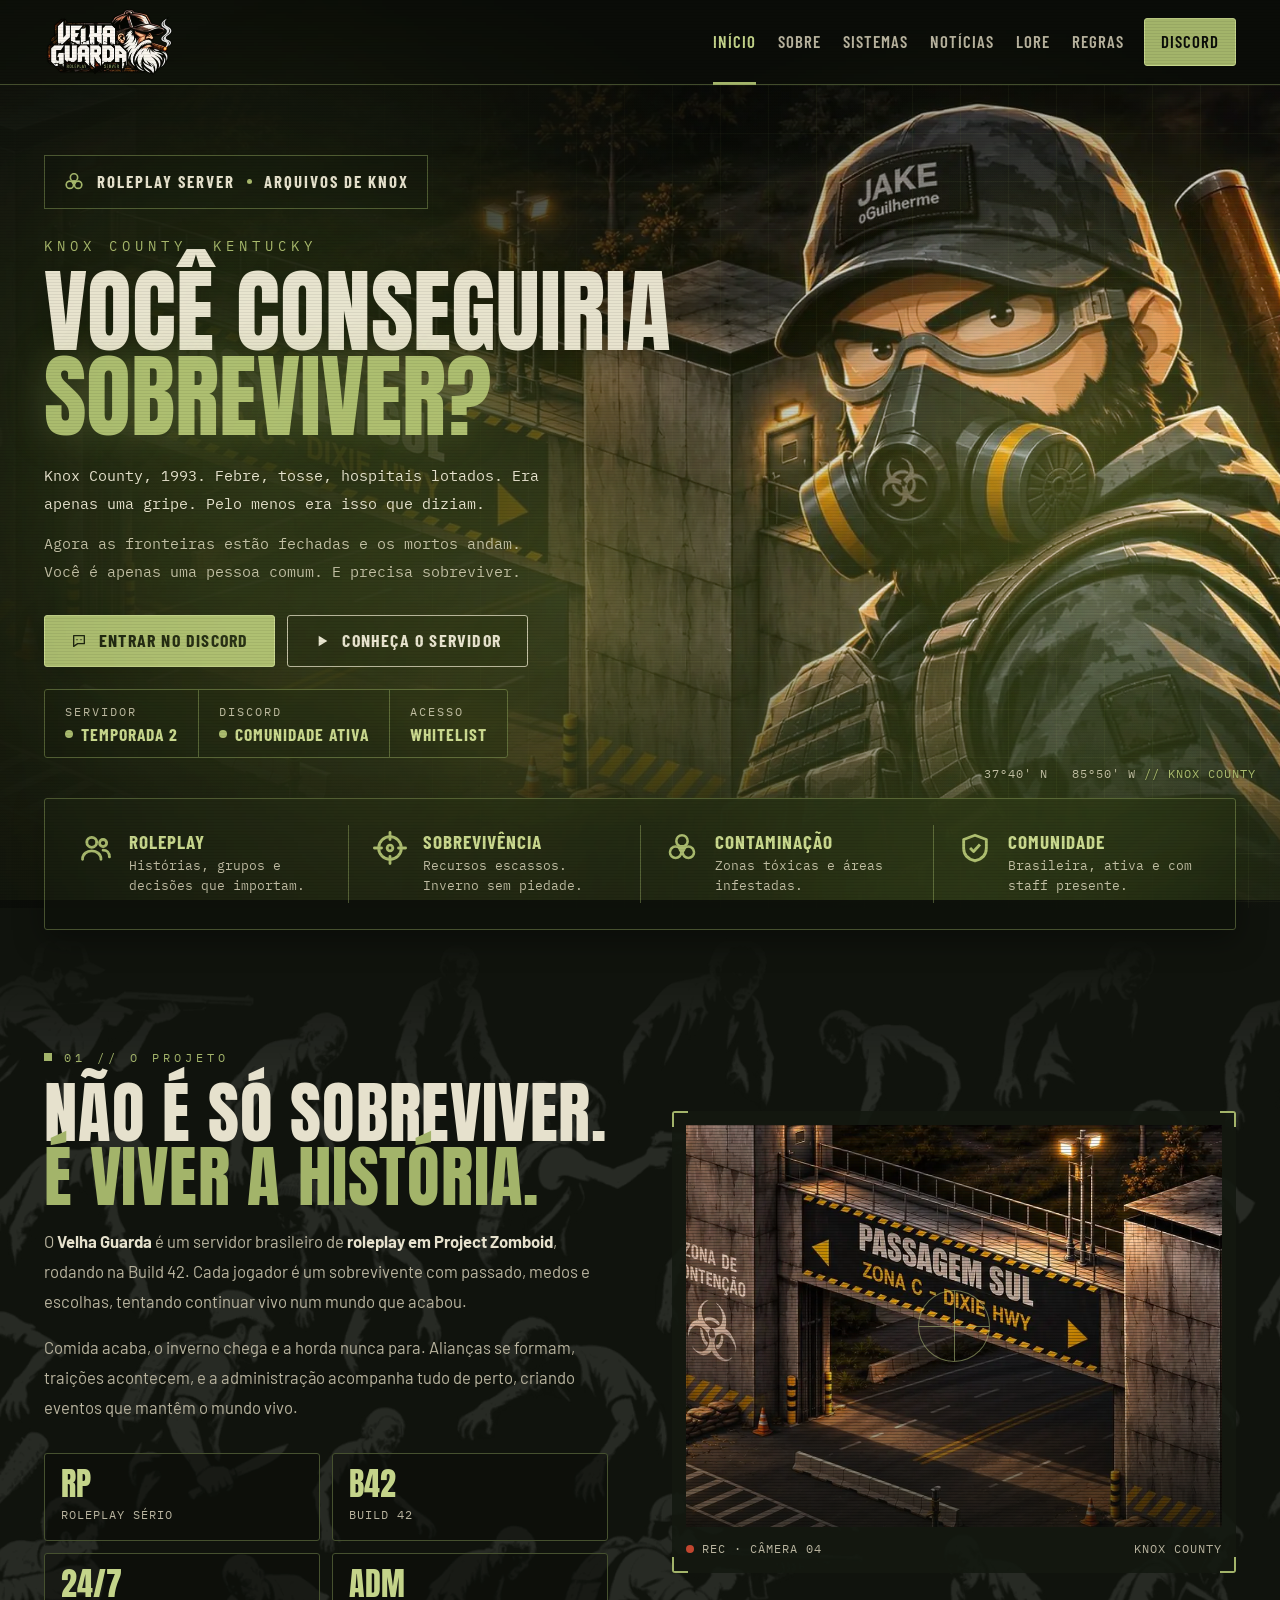
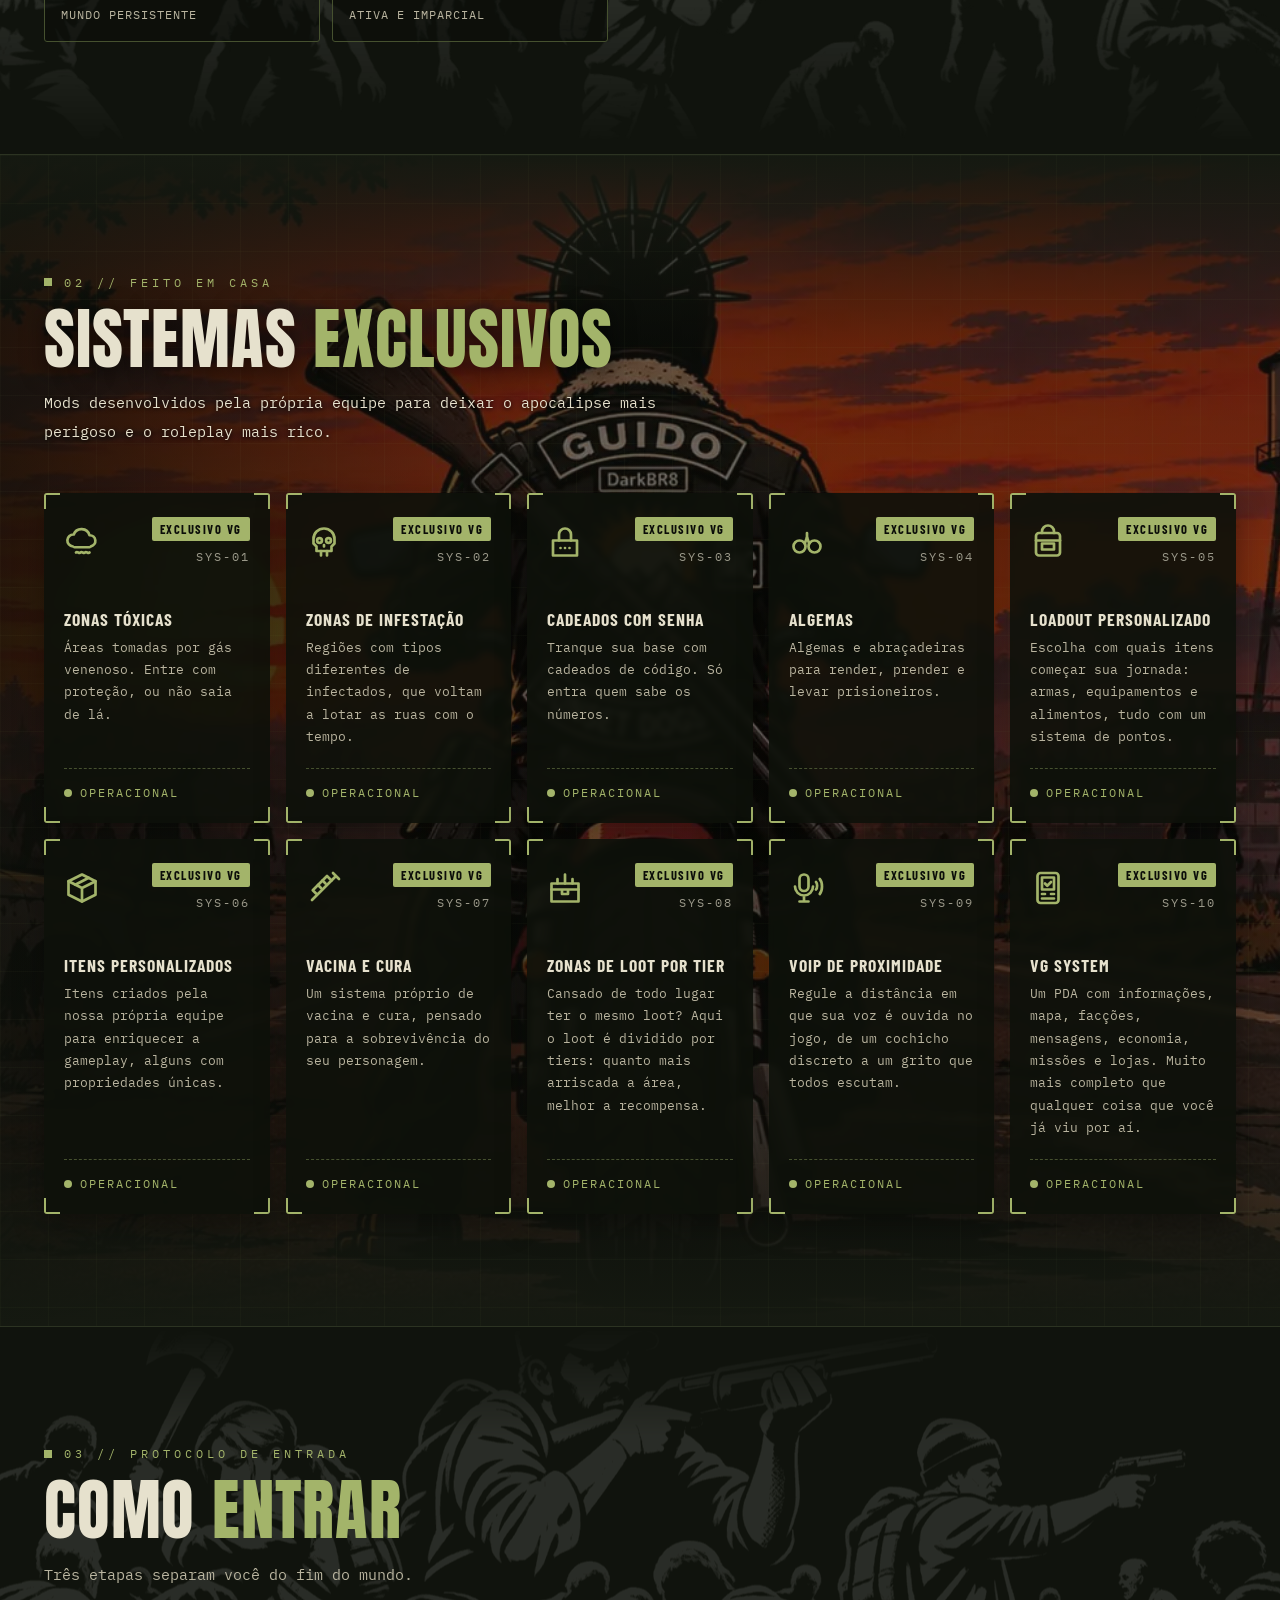
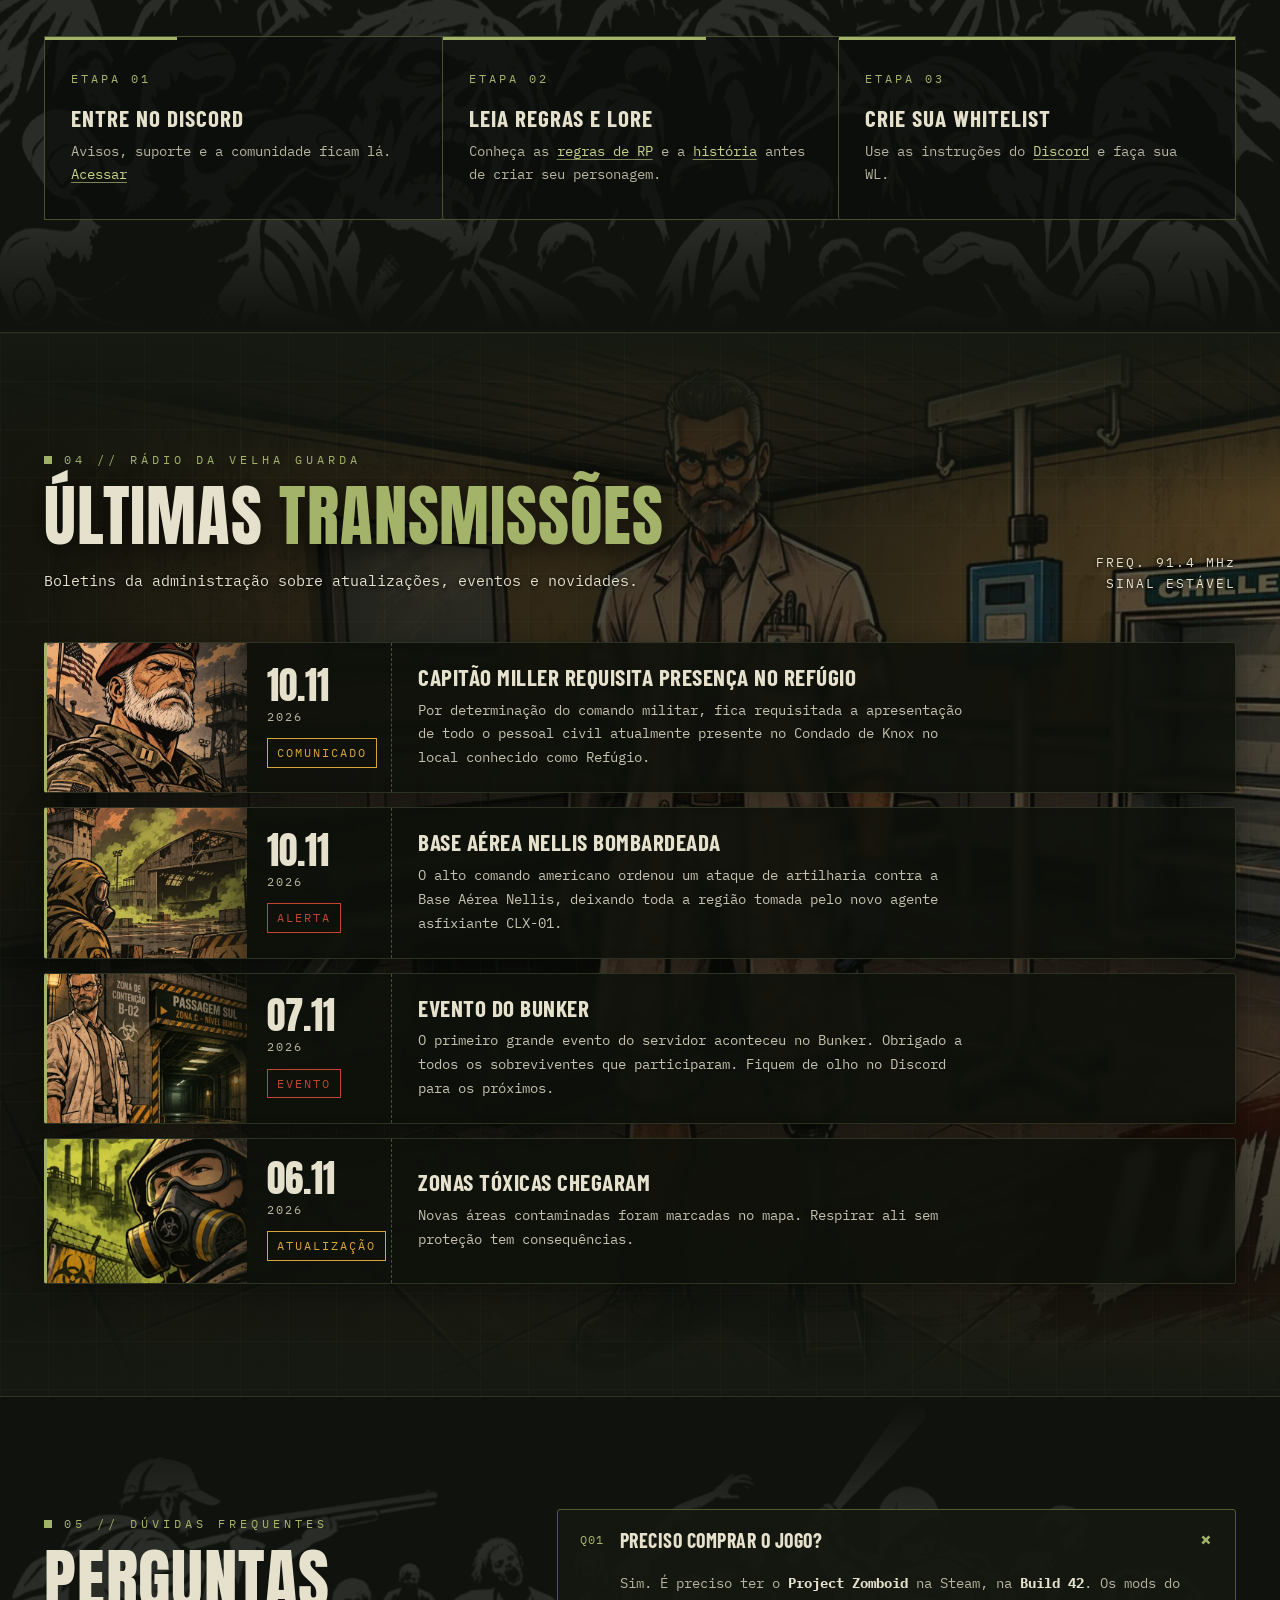
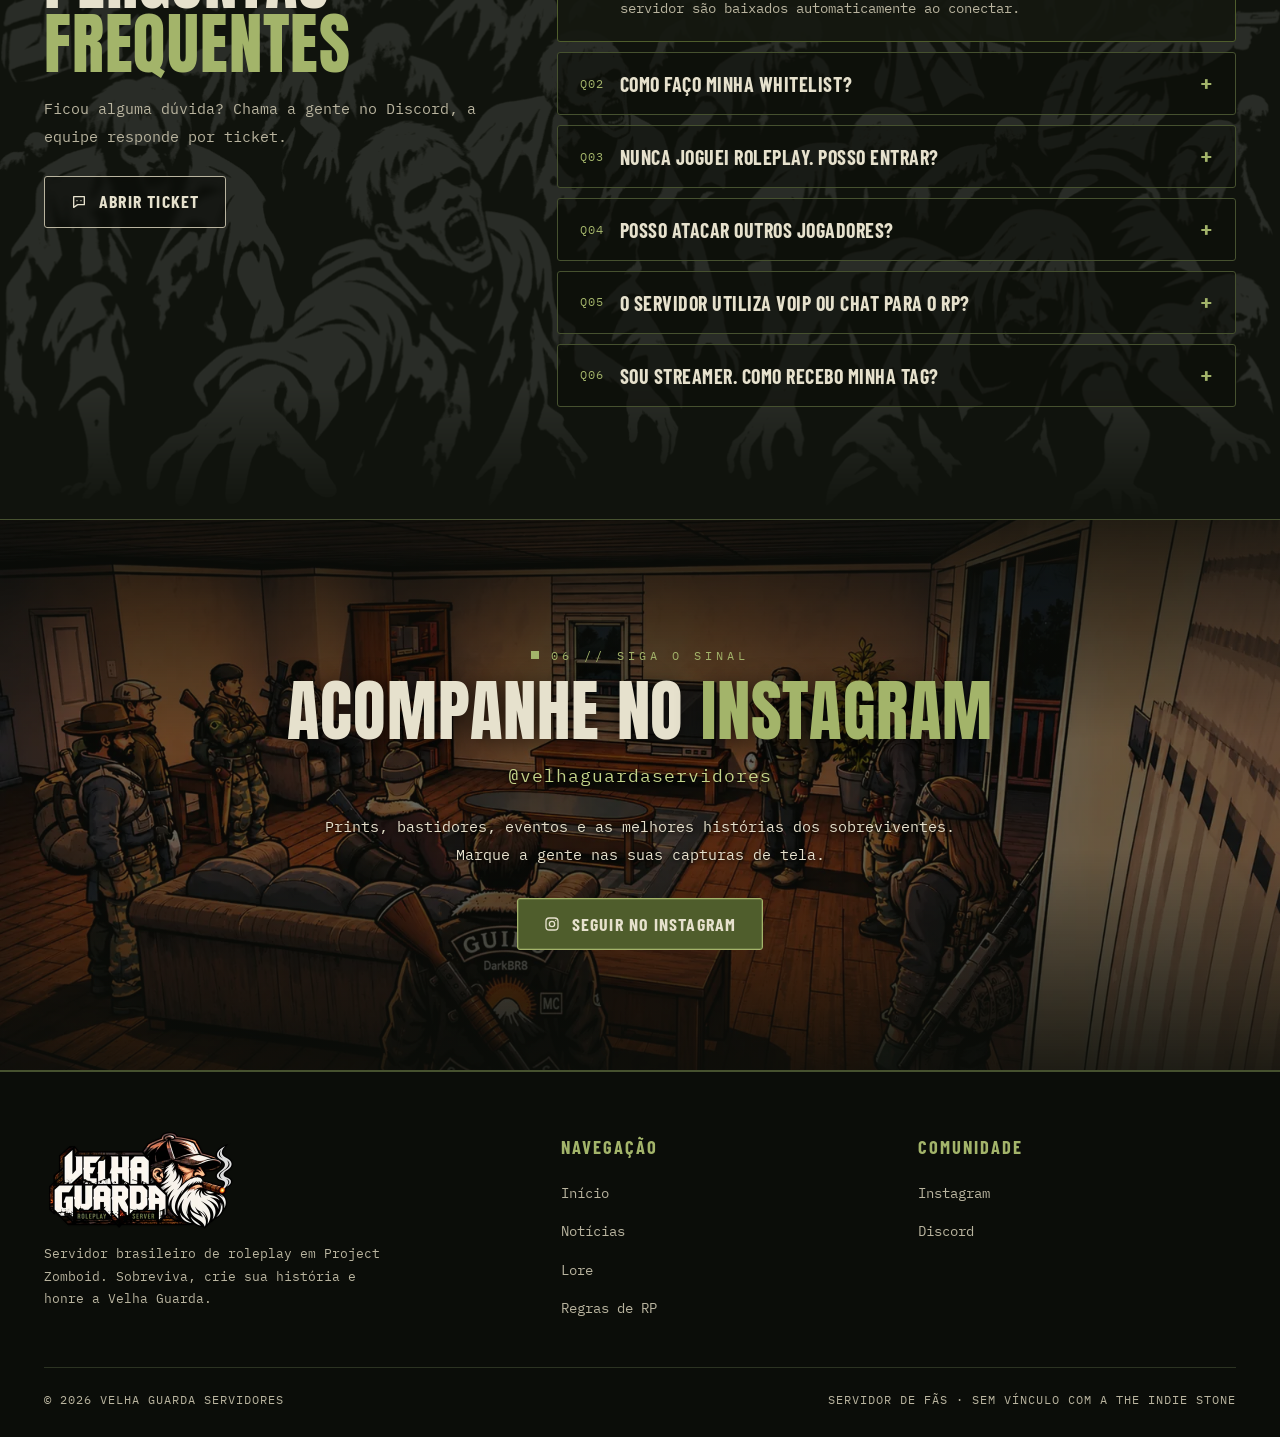
<file: index.html>
<!DOCTYPE html>
<html lang="pt-BR">
<head>
<meta charset="UTF-8">
<meta name="viewport" content="width=device-width, initial-scale=1.0">
<title>Velha Guarda RP | Servidor de Roleplay de Project Zomboid</title>
<meta name="description" content="Velha Guarda RP: servidor brasileiro de roleplay em Project Zomboid (Build 42), dedicado e online 24/7. Sobrevivência, sistemas exclusivos e histórias em Knox County, 1993.">
<meta property="og:title" content="Velha Guarda RP · Roleplay Server de Project Zomboid">
<meta property="og:description" content="Você conseguiria sobreviver? Servidor brasileiro de roleplay em Project Zomboid, Build 42, ambientado em Knox County, 1993.">
<meta property="og:type" content="website">
<meta property="og:url" content="https://velhaguardaservidores.com.br/">
<meta property="og:image" content="https://velhaguardaservidores.com.br/img/og.jpg">
<meta property="og:image:width" content="1200">
<meta property="og:image:height" content="630">
<meta property="og:site_name" content="Velha Guarda RP">
<meta property="og:locale" content="pt_BR">
<meta name="twitter:card" content="summary_large_image">
<meta name="theme-color" content="#a3b46a">
<link rel="canonical" href="https://velhaguardaservidores.com.br/">
<link rel="icon" type="image/png" sizes="48x48" href="img/favicon-48.png">
<link rel="apple-touch-icon" href="img/apple-touch-icon.png">
<link rel="preconnect" href="https://fonts.googleapis.com">
<link rel="preconnect" href="https://fonts.gstatic.com" crossorigin>
<link href="https://fonts.googleapis.com/css2?family=Anton&family=Barlow+Condensed:wght@600;700&family=Barlow:wght@400;600&family=IBM+Plex+Mono:wght@400;600&display=swap" rel="stylesheet">
<link rel="preload" as="image" href="img/fundo-capa.webp" type="image/webp" media="(min-width: 641px)">
<link rel="stylesheet" href="css/style.css?v=16">
</head>
<body>
<a class="pular" href="#conteudo">Pular para o conteúdo</a>

<!-- Ícones usados no site -->
<svg width="0" height="0" style="position:absolute" aria-hidden="true">
  <defs>
    <symbol id="i-casa" viewBox="0 0 24 24" fill="none" stroke="currentColor" stroke-width="2" stroke-linejoin="round"><path d="M3 11 12 4l9 7v9h-6v-6H9v6H3z"/></symbol>
    <symbol id="i-info" viewBox="0 0 24 24" fill="none" stroke="currentColor" stroke-width="2" stroke-linecap="round"><rect x="3" y="3" width="18" height="18"/><path d="M12 11v6M12 7.5v.01"/></symbol>
    <symbol id="i-sistemas" viewBox="0 0 24 24" fill="none" stroke="currentColor" stroke-width="2" stroke-linecap="round"><circle cx="12" cy="12" r="3.5"/><path d="M12 2v3M12 19v3M2 12h3M19 12h3M4.9 4.9 7 7M17 17l2.1 2.1M4.9 19.1 7 17M17 7l2.1-2.1"/></symbol>
    <symbol id="i-radio" viewBox="0 0 24 24" fill="none" stroke="currentColor" stroke-width="2" stroke-linejoin="round"><rect x="3" y="9" width="18" height="12"/><path d="M7 9 17 3"/><circle cx="15.5" cy="15" r="2.5"/><path d="M6 13h4M6 17h4"/></symbol>
    <symbol id="i-pasta" viewBox="0 0 24 24" fill="none" stroke="currentColor" stroke-width="2" stroke-linejoin="round"><path d="M3 5h6l2 2h10v13H3z"/></symbol>
    <symbol id="i-lista" viewBox="0 0 24 24" fill="none" stroke="currentColor" stroke-width="2" stroke-linecap="round"><path d="M9 6h12M9 12h12M9 18h12M4 6h.01M4 12h.01M4 18h.01"/></symbol>
    <symbol id="i-chat" viewBox="0 0 24 24" fill="none" stroke="currentColor" stroke-width="2" stroke-linejoin="round"><path d="M4 4h16v12H10l-6 4z"/><path d="M9 10h.01M15 10h.01" stroke-linecap="round"/></symbol>
    <symbol id="i-insta" viewBox="0 0 24 24" fill="none" stroke="currentColor" stroke-width="2" stroke-linecap="round"><rect x="3" y="3" width="18" height="18" rx="5"/><circle cx="12" cy="12" r="4"/><path d="M17.5 6.5h.01"/></symbol>
    <symbol id="i-play" viewBox="0 0 24 24" fill="currentColor"><path d="M7 4v16l13-8z"/></symbol>
    <symbol id="i-bio" viewBox="0 0 24 24" fill="none" stroke="currentColor" stroke-width="1.8"><circle cx="12" cy="7" r="4"/><circle cx="7.5" cy="15" r="4"/><circle cx="16.5" cy="15" r="4"/><circle cx="12" cy="12.3" r="1.6" fill="currentColor"/></symbol>
    <symbol id="i-pessoas" viewBox="0 0 24 24" fill="none" stroke="currentColor" stroke-width="2" stroke-linecap="round"><circle cx="9" cy="8" r="3.5"/><path d="M2.5 20c0-3.6 2.9-6 6.5-6s6.5 2.4 6.5 6"/><circle cx="17" cy="8.5" r="2.5"/><path d="M17 13.5c2.6 0 4.5 1.9 4.5 4.8"/></symbol>
    <symbol id="i-mira" viewBox="0 0 24 24" fill="none" stroke="currentColor" stroke-width="2" stroke-linecap="round"><circle cx="12" cy="12" r="8"/><circle cx="12" cy="12" r="2"/><path d="M12 1v5M12 18v5M1 12h5M18 12h5"/></symbol>
    <symbol id="i-escudo" viewBox="0 0 24 24" fill="none" stroke="currentColor" stroke-width="2" stroke-linejoin="round"><path d="M12 3 4 6v6c0 5 3.5 8 8 9 4.5-1 8-4 8-9V6z"/><path d="m8.5 12 2.5 2.5 4.5-5"/></symbol>
    <symbol id="i-gas" viewBox="0 0 24 24" fill="none" stroke="currentColor" stroke-width="1.8" stroke-linecap="round" stroke-linejoin="round"><path d="M6 15a4 4 0 0 1 .5-8A5.5 5.5 0 0 1 17 7.5a3.75 3.75 0 0 1 1 7.4"/><path d="M8 19c1-1 2 1 3 0s2 1 3 0 2 1 3 0"/><path d="M7 15.5h10"/></symbol>
    <symbol id="i-cranio" viewBox="0 0 24 24" fill="none" stroke="currentColor" stroke-width="1.8" stroke-linecap="round" stroke-linejoin="round"><path d="M12 3a7 7 0 0 0-7 7v3l2 2v3h10v-3l2-2v-3a7 7 0 0 0-7-7z"/><circle cx="9" cy="11" r="1.6"/><circle cx="15" cy="11" r="1.6"/><path d="M10 18v3M14 18v3M12 14v1"/></symbol>
    <symbol id="i-cadeado" viewBox="0 0 24 24" fill="none" stroke="currentColor" stroke-width="1.8" stroke-linecap="round" stroke-linejoin="round"><rect x="4" y="11" width="16" height="10"/><path d="M8 11V7a4 4 0 0 1 8 0v4"/><path d="M9 16h.01M12 16h.01M15 16h.01"/></symbol>
    <symbol id="i-algema" viewBox="0 0 24 24" fill="none" stroke="currentColor" stroke-width="1.8" stroke-linecap="round" stroke-linejoin="round"><circle cx="7" cy="15" r="4"/><circle cx="17" cy="15" r="4"/><path d="M10.5 13 12 9l1.5 4"/><path d="M12 9V6"/></symbol>
    <symbol id="i-temporada" viewBox="0 0 24 24" fill="none" stroke="currentColor" stroke-width="2" stroke-linecap="round" stroke-linejoin="round"><rect x="3" y="5" width="18" height="16"/><path d="M3 10h18M8 3v4M16 3v4"/><path d="m10 14 2 2 3-3.5"/></symbol>
    <symbol id="i-mochila" viewBox="0 0 24 24" fill="none" stroke="currentColor" stroke-width="1.8" stroke-linecap="round" stroke-linejoin="round"><path d="M8 6V5a4 4 0 0 1 8 0v1"/><rect x="4" y="6" width="16" height="15" rx="2"/><path d="M8 13h8v4H8z"/><path d="M4 11h16"/></symbol>
    <symbol id="i-item" viewBox="0 0 24 24" fill="none" stroke="currentColor" stroke-width="1.8" stroke-linecap="round" stroke-linejoin="round"><path d="M12 3 3 7.5v9L12 21l9-4.5v-9z"/><path d="m3 7.5 9 4.5 9-4.5M12 12v9"/><path d="m16.5 5.2-9 4.6"/></symbol>
    <symbol id="i-seringa" viewBox="0 0 24 24" fill="none" stroke="currentColor" stroke-width="1.8" stroke-linecap="round" stroke-linejoin="round"><path d="m18 2 4 4M20 4l-3 3"/><path d="m17 7-9.5 9.5L4 20M17 7l-3-3-9.5 9.5 3 3"/><path d="m8 10 2 2M11 7l2 2"/></symbol>
    <symbol id="i-loot" viewBox="0 0 24 24" fill="none" stroke="currentColor" stroke-width="1.8" stroke-linecap="round" stroke-linejoin="round"><rect x="3" y="9" width="18" height="12"/><path d="M3 13h18M10 13v3h4v-3"/><path d="M7 9V6M12 9V3M17 9V6"/></symbol>
    <symbol id="i-voz" viewBox="0 0 24 24" fill="none" stroke="currentColor" stroke-width="1.8" stroke-linecap="round" stroke-linejoin="round"><rect x="7" y="3" width="6" height="11" rx="3"/><path d="M4 11a6 6 0 0 0 12 0M10 17v4M7 21h6"/><path d="M18 8c1 1 1 4 0 5M20.5 6c2 2.3 2 7.7 0 10"/></symbol>
    <symbol id="i-pda" viewBox="0 0 24 24" fill="none" stroke="currentColor" stroke-width="1.8" stroke-linecap="round" stroke-linejoin="round"><rect x="5" y="2" width="14" height="20" rx="2"/><rect x="8" y="5" width="8" height="8"/><path d="M8 16h2M14 16h2M8 19h8"/><path d="m10 9 1.5 1.5L14 8"/></symbol>
  </defs>
</svg>

<!-- ===================== TOPO ===================== -->
<header class="topo">
    <picture class="topo-gif" aria-hidden="true"><source srcset="img/sobrevivente.webp" type="image/webp"><img src="img/sobrevivente.gif" width="181" height="60" alt="" decoding="async"></picture>
  <div class="wrap">
    <a href="index.html" class="topo-logo" aria-label="Velha Guarda, página inicial"><picture><source srcset="img/logo-topo.webp" type="image/webp"><img src="img/logo-topo.png" width="129" height="66" alt="Velha Guarda RP"></picture></a>
    <button class="menu-botao" aria-label="Abrir menu" aria-expanded="false" aria-controls="menu-principal"><span></span></button>
    <ul class="menu" id="menu-principal">
      <li><a href="index.html" class="ativo"><svg class="ico"><use href="#i-casa"/></svg>Início</a></li>
      <li><a href="#sobre"><svg class="ico"><use href="#i-info"/></svg>Sobre</a></li>
      <li><a href="#sistemas"><svg class="ico"><use href="#i-sistemas"/></svg>Sistemas</a></li>
      <li><a href="#noticias"><svg class="ico"><use href="#i-radio"/></svg>Notícias</a></li>
      <li><a href="lore.html"><svg class="ico"><use href="#i-pasta"/></svg>Lore</a></li>
      <li><a href="regras.html"><svg class="ico"><use href="#i-lista"/></svg>Regras</a></li>
      <li class="menu-cta"><a href="https://discord.gg/vVRFBYRUVg" target="_blank" rel="noopener" aria-label="Entrar no Discord (abre em nova aba)"><svg class="ico"><use href="#i-chat"/></svg>Discord</a></li>
    </ul>
  </div>
</header>

<main id="conteudo">

<!-- ===================== CAPA ===================== -->
<section class="capa">
  <canvas class="gas-capa" aria-hidden="true"></canvas>

  <div class="wrap">
    <div class="capa-conteudo revelar">
      <div class="capa-tag"><svg class="ico"><use href="#i-bio"/></svg><span>Roleplay Server</span><i></i><span>Arquivos de Knox</span></div>
      <div class="capa-local">Knox County, Kentucky</div>
      <h1>Você conseguiria<em>sobreviver?</em></h1>
      <p>Knox County, 1993. Febre, tosse, hospitais lotados. Era apenas uma gripe. Pelo menos era isso que diziam.</p>
      <p>Agora as fronteiras estão fechadas e os mortos andam. Você é apenas uma pessoa comum. E precisa sobreviver.</p>
      <div class="capa-botoes">
        <a href="https://discord.gg/vVRFBYRUVg" target="_blank" rel="noopener" class="btn btn-oliva btn-destaque"><svg class="ico"><use href="#i-chat"/></svg>Entrar no Discord</a>
        <a href="#sobre" class="btn btn-contorno"><svg class="ico"><use href="#i-play"/></svg>Conheça o servidor</a>
      </div>
      <div class="capa-status" aria-label="Status do servidor">
        <div><small>Servidor</small><b><span class="ponto"></span>Temporada 2</b></div>
        <div><small>Discord</small><b><span class="ponto"></span><span data-discord-online>Comunidade ativa</span></b></div>
        <div><small>Acesso</small><b>Whitelist</b></div>
      </div>
    </div>
  </div>

  <div class="coordenadas">37°40' N &nbsp; 85°50' W <span>// KNOX COUNTY</span></div>
</section>

<!-- Faixa de destaques -->
<div class="wrap faixa-wrap">
  <div class="faixa">
    <div>
      <svg><use href="#i-pessoas"/></svg>
      <div><h3>Roleplay</h3><p>Histórias, grupos e decisões que importam.</p></div>
    </div>
    <div>
      <svg><use href="#i-mira"/></svg>
      <div><h3>Sobrevivência</h3><p>Recursos escassos. Inverno sem piedade.</p></div>
    </div>
    <div>
      <svg><use href="#i-bio"/></svg>
      <div><h3>Contaminação</h3><p>Zonas tóxicas e áreas infestadas.</p></div>
    </div>
    <div>
      <svg><use href="#i-escudo"/></svg>
      <div><h3>Comunidade</h3><p>Brasileira, ativa e com staff presente.</p></div>
    </div>
  </div>
</div>

<!-- ===================== SOBRE ===================== -->
<section class="secao" id="sobre">
  <div class="wrap sobre">
    <div class="sobre-texto revelar">
      <span class="rotulo">01 // O projeto</span>
      <h2 class="titulo">Não é só sobreviver.<br><em>É viver a história.</em></h2>
      <p>O <strong>Velha Guarda</strong> é um servidor brasileiro de <strong>roleplay em Project Zomboid</strong>, rodando na Build 42. Cada jogador é um sobrevivente com passado, medos e escolhas, tentando continuar vivo num mundo que acabou.</p>
      <p>Comida acaba, o inverno chega e a horda nunca para. Alianças se formam, traições acontecem, e a administração acompanha tudo de perto, criando eventos que mantêm o mundo vivo.</p>
      <div class="sobre-dados">
        <div><b>RP</b><span>Roleplay sério</span></div>
        <div><b>B42</b><span>Build 42</span></div>
        <div><b>24/7</b><span>Mundo persistente</span></div>
        <div><b>ADM</b><span>Ativa e imparcial</span></div>
      </div>
    </div>
    <div class="quadro cantos revelar">
      <div class="quadro-imagem" role="img" aria-label="Registro visual do servidor"></div>
      <div class="quadro-legenda"><span><i class="rec"></i>REC · Câmera 04</span><span>Knox County</span></div>
    </div>
  </div>
</section>

<!-- ===================== SISTEMAS ===================== -->
<section class="secao secao-alt" id="sistemas">
  <div class="wrap">
    <div class="cabeca revelar">
      <div>
        <span class="rotulo">02 // Feito em casa</span>
        <h2 class="titulo">Sistemas <em>exclusivos</em></h2>
        <p class="lead">Mods desenvolvidos pela própria equipe para deixar o apocalipse mais perigoso e o roleplay mais rico.</p>
      </div>
    </div>
    <div class="sistemas">
      <article class="sistema cantos revelar">
        <div class="sistema-topo"><svg><use href="#i-gas"/></svg><span class="sistema-id"><b class="selo-vg">Exclusivo VG</b>SYS-01</span></div>
        <h3>Zonas Tóxicas</h3>
        <p>Áreas tomadas por gás venenoso. Entre com proteção, ou não saia de lá.</p>
        <div class="sistema-status"><span class="ponto"></span>Operacional</div>
      </article>
      <article class="sistema cantos revelar">
        <div class="sistema-topo"><svg><use href="#i-cranio"/></svg><span class="sistema-id"><b class="selo-vg">Exclusivo VG</b>SYS-02</span></div>
        <h3>Zonas de Infestação</h3>
        <p>Regiões com tipos diferentes de infectados, que voltam a lotar as ruas com o tempo.</p>
        <div class="sistema-status"><span class="ponto"></span>Operacional</div>
      </article>
      <article class="sistema cantos revelar">
        <div class="sistema-topo"><svg><use href="#i-cadeado"/></svg><span class="sistema-id"><b class="selo-vg">Exclusivo VG</b>SYS-03</span></div>
        <h3>Cadeados com Senha</h3>
        <p>Tranque sua base com cadeados de código. Só entra quem sabe os números.</p>
        <div class="sistema-status"><span class="ponto"></span>Operacional</div>
      </article>
      <article class="sistema cantos revelar">
        <div class="sistema-topo"><svg><use href="#i-algema"/></svg><span class="sistema-id"><b class="selo-vg">Exclusivo VG</b>SYS-04</span></div>
        <h3>Algemas</h3>
        <p>Algemas e abraçadeiras para render, prender e levar prisioneiros.</p>
        <div class="sistema-status"><span class="ponto"></span>Operacional</div>
      </article>
      <article class="sistema cantos revelar">
        <div class="sistema-topo"><svg><use href="#i-mochila"/></svg><span class="sistema-id"><b class="selo-vg">Exclusivo VG</b>SYS-05</span></div>
        <h3>Loadout Personalizado</h3>
        <p>Escolha com quais itens começar sua jornada: armas, equipamentos e alimentos, tudo com um sistema de pontos.</p>
        <div class="sistema-status"><span class="ponto"></span>Operacional</div>
      </article>
      <article class="sistema cantos revelar">
        <div class="sistema-topo"><svg><use href="#i-item"/></svg><span class="sistema-id"><b class="selo-vg">Exclusivo VG</b>SYS-06</span></div>
        <h3>Itens Personalizados</h3>
        <p>Itens criados pela nossa própria equipe para enriquecer a gameplay, alguns com propriedades únicas.</p>
        <div class="sistema-status"><span class="ponto"></span>Operacional</div>
      </article>
      <article class="sistema cantos revelar">
        <div class="sistema-topo"><svg><use href="#i-seringa"/></svg><span class="sistema-id"><b class="selo-vg">Exclusivo VG</b>SYS-07</span></div>
        <h3>Vacina e Cura</h3>
        <p>Um sistema próprio de vacina e cura, pensado para a sobrevivência do seu personagem.</p>
        <div class="sistema-status"><span class="ponto"></span>Operacional</div>
      </article>
      <article class="sistema cantos revelar">
        <div class="sistema-topo"><svg><use href="#i-loot"/></svg><span class="sistema-id"><b class="selo-vg">Exclusivo VG</b>SYS-08</span></div>
        <h3>Zonas de Loot por Tier</h3>
        <p>Cansado de todo lugar ter o mesmo loot? Aqui o loot é dividido por tiers: quanto mais arriscada a área, melhor a recompensa.</p>
        <div class="sistema-status"><span class="ponto"></span>Operacional</div>
      </article>
      <article class="sistema cantos revelar">
        <div class="sistema-topo"><svg><use href="#i-voz"/></svg><span class="sistema-id"><b class="selo-vg">Exclusivo VG</b>SYS-09</span></div>
        <h3>VOIP de Proximidade</h3>
        <p>Regule a distância em que sua voz é ouvida no jogo, de um cochicho discreto a um grito que todos escutam.</p>
        <div class="sistema-status"><span class="ponto"></span>Operacional</div>
      </article>
      <article class="sistema cantos revelar">
        <div class="sistema-topo"><svg><use href="#i-pda"/></svg><span class="sistema-id"><b class="selo-vg">Exclusivo VG</b>SYS-10</span></div>
        <h3>VG System</h3>
        <p>Um PDA com informações, mapa, facções, mensagens, economia, missões e lojas. Muito mais completo que qualquer coisa que você já viu por aí.</p>
        <div class="sistema-status"><span class="ponto"></span>Operacional</div>
      </article>
    </div>
  </div>
</section>

<!-- ===================== COMO ENTRAR ===================== -->
<section class="secao" id="entrar">
  <div class="wrap">
    <div class="cabeca revelar">
      <div>
        <span class="rotulo">03 // Protocolo de entrada</span>
        <h2 class="titulo">Como <em>entrar</em></h2>
        <p class="lead">Três etapas separam você do fim do mundo.</p>
      </div>
    </div>
    <div class="passos revelar">
      <div class="passo" style="--n:1">
        <h3>Entre no Discord</h3>
        <p>Avisos, suporte e a comunidade ficam lá. <a class="link" href="https://discord.gg/vVRFBYRUVg" target="_blank" rel="noopener">Acessar</a></p>
      </div>
      <div class="passo" style="--n:2">
        <h3>Leia regras e lore</h3>
        <p>Conheça as <a class="link" href="regras.html">regras de RP</a> e a <a class="link" href="lore.html">história</a> antes de criar seu personagem.</p>
      </div>
      <div class="passo" style="--n:3">
        <h3>Crie sua Whitelist</h3>
        <p>Use as instruções do <a class="link" href="https://discord.gg/vVRFBYRUVg" target="_blank" rel="noopener">Discord</a> e faça sua WL.</p>
      </div>
    </div>
  </div>
</section>

<!-- ===================== NOTÍCIAS =====================
     Para publicar uma notícia, copie um bloco <article class="transmissao">
     inteiro, cole no topo da lista e troque data, etiqueta, título e resumo.
     REGRA: mantenha sempre 4 notícias. Ao colocar uma nova no topo,
     apague a última da lista.
     Etiquetas: class="etiqueta" (verde), "etiqueta ambar", "etiqueta alerta" (vermelha)

     CAPA (opcional): troque "capa-xxx" pelo nome da imagem na pasta img/
     (ideal 640x400). Sem capa? Apague a linha <picture ...> inteira.

     TEXTO COMPLETO (opcional): dentro de <div class="transmissao-corpo">,
     logo depois do resumo <p>, cole:
       <details class="transmissao-mais">
         <summary>Ler transmissão completa</summary>
         <div><p>Primeiro parágrafo...</p><p>Segundo parágrafo...</p></div>
       </details>
     ==================================================== -->
<section class="secao secao-alt" id="noticias">
  <div class="wrap">
    <div class="cabeca revelar">
      <div>
        <span class="rotulo">04 // Rádio da Velha Guarda</span>
        <h2 class="titulo">Últimas <em>transmissões</em></h2>
        <p class="lead">Boletins da administração sobre atualizações, eventos e novidades.</p>
      </div>
      <div class="cabeca-num">FREQ. 91.4 MHz<br>SINAL ESTÁVEL</div>
    </div>
    <div class="transmissoes">
      <article class="transmissao revelar">
        <picture class="transmissao-capa"><source srcset="img/capa-refugio.webp" type="image/webp"><img src="img/capa-refugio.jpg" width="640" height="400" alt="Capitão Miller, de boina e uniforme camuflado, no acampamento militar" loading="lazy" decoding="async"></picture>
        <div class="transmissao-data"><b>10.11</b><span>2026</span><span class="etiqueta ambar">Comunicado</span></div>
        <div class="transmissao-corpo"><h3>Capitão Miller requisita presença no Refúgio</h3><p>Por determinação do comando militar, fica requisitada a apresentação de todo o pessoal civil atualmente presente no Condado de Knox no local conhecido como Refúgio.</p></div>
      </article>
      <article class="transmissao revelar">
        <picture class="transmissao-capa"><source srcset="img/capa-nelis.webp" type="image/webp"><img src="img/capa-nelis.jpg" width="640" height="400" alt="Sobrevivente com traje de proteção diante da base aérea tomada por gás" loading="lazy" decoding="async"></picture>
        <div class="transmissao-data"><b>10.11</b><span>2026</span><span class="etiqueta alerta">Alerta</span></div>
        <div class="transmissao-corpo"><h3>Base Aérea Nellis bombardeada</h3><p>O alto comando americano ordenou um ataque de artilharia contra a Base Aérea Nellis, deixando toda a região tomada pelo novo agente asfixiante CLX-01.</p></div>
      </article>
      <article class="transmissao revelar">
        <picture class="transmissao-capa"><source srcset="img/capa-bunker.webp" type="image/webp"><img src="img/capa-bunker.jpg" width="640" height="400" alt="Cientista na entrada da Passagem Sul, nível bunker" loading="lazy" decoding="async"></picture>
        <div class="transmissao-data"><b>07.11</b><span>2026</span><span class="etiqueta alerta">Evento</span></div>
        <div class="transmissao-corpo"><h3>Evento do Bunker</h3><p>O primeiro grande evento do servidor aconteceu no Bunker. Obrigado a todos os sobreviventes que participaram. Fiquem de olho no Discord para os próximos.</p></div>
      </article>
      <article class="transmissao revelar">
        <picture class="transmissao-capa"><source srcset="img/capa-zonas.webp" type="image/webp"><img src="img/capa-zonas.jpg" width="640" height="400" alt="Sobrevivente com máscara de gás diante de uma área contaminada" loading="lazy" decoding="async"></picture>
        <div class="transmissao-data"><b>06.11</b><span>2026</span><span class="etiqueta ambar">Atualização</span></div>
        <div class="transmissao-corpo"><h3>Zonas Tóxicas chegaram</h3><p>Novas áreas contaminadas foram marcadas no mapa. Respirar ali sem proteção tem consequências.</p></div>
      </article>
    </div>
  </div>
</section>

<!-- ===================== FAQ =====================
     Para adicionar uma pergunta, copie um bloco <details class="pergunta">
     inteiro e troque o texto do <summary> (pergunta) e do <p> (resposta).
     ==================================================== -->
<section class="secao" id="faq">
  <div class="wrap faq">
    <div class="revelar">
      <span class="rotulo">05 // Dúvidas frequentes</span>
      <h2 class="titulo">Perguntas <em>frequentes</em></h2>
      <p class="lead">Ficou alguma dúvida? Chama a gente no Discord, a equipe responde por ticket.</p>
      <a href="https://discord.gg/vVRFBYRUVg" target="_blank" rel="noopener" class="btn btn-contorno" style="margin-top:26px"><svg class="ico"><use href="#i-chat"/></svg>Abrir ticket</a>
    </div>
    <div class="perguntas revelar">
      <details class="pergunta" open>
        <summary><span class="pergunta-num">Q01</span>Preciso comprar o jogo?</summary>
        <p>Sim. É preciso ter o <strong>Project Zomboid</strong> na Steam, na <strong>Build 42</strong>. Os mods do servidor são baixados automaticamente ao conectar.</p>
      </details>
      <details class="pergunta">
        <summary><span class="pergunta-num">Q02</span>Como faço minha whitelist?</summary>
        <p>Entre no nosso <a class="link" href="https://discord.gg/vVRFBYRUVg" target="_blank" rel="noopener">Discord</a> e siga as instruções do canal de whitelist. Depois da aprovação, você recebe o acesso ao servidor.</p>
      </details>
      <details class="pergunta">
        <summary><span class="pergunta-num">Q03</span>Nunca joguei roleplay. Posso entrar?</summary>
        <p>Pode. Leia as <a class="link" href="regras.html">regras de RP</a> e a <a class="link" href="lore.html">lore</a> com calma. O mais importante é interpretar seu personagem e respeitar a história dos outros.</p>
      </details>
      <details class="pergunta">
        <summary><span class="pergunta-num">Q04</span>Posso atacar outros jogadores?</summary>
        <p>Só com motivação dentro do RP. <strong>KOS, RDM e RVM são proibidos</strong>, e assaltos precisam ser gravados e enviados por ticket. Veja a <a class="link" href="regras.html#combates">regra 8</a>.</p>
      </details>
      <details class="pergunta">
        <summary><span class="pergunta-num">Q05</span>O servidor utiliza VOIP ou chat para o RP?</summary>
        <p>O servidor utiliza principalmente o <strong>VOIP</strong> para o RP, mas há a possibilidade de utilizar o chat, se necessário.</p>
      </details>
      <details class="pergunta">
        <summary><span class="pergunta-num">Q06</span>Sou streamer. Como recebo minha tag?</summary>
        <p>Abra um <a class="link" href="https://discord.gg/vVRFBYRUVg" target="_blank" rel="noopener">ticket no Discord</a> e entre em contato para receber sua tag e a permissão para divulgar sua live.</p>
      </details>
    </div>
  </div>
</section>

<!-- ===================== INSTAGRAM ===================== -->
<section class="sinal" id="instagram">
  <div class="wrap revelar">
    <span class="rotulo">06 // Siga o sinal</span>
    <h2 class="titulo">Acompanhe no <em>Instagram</em></h2>
    <a class="sinal-arroba" href="https://www.instagram.com/velhaguardaservidores/" target="_blank" rel="noopener">@velhaguardaservidores</a>
    <p class="lead">Prints, bastidores, eventos e as melhores histórias dos sobreviventes. Marque a gente nas suas capturas de tela.</p>
    <a class="btn btn-oliva" href="https://www.instagram.com/velhaguardaservidores/" target="_blank" rel="noopener"><svg class="ico"><use href="#i-insta"/></svg>Seguir no Instagram</a>
  </div>
</section>

</main>

<!-- ===================== RODAPÉ ===================== -->
<footer class="rodape">
  <div class="wrap">
    <div class="rodape-grade">
      <div>
        <picture><source srcset="img/logo-rodape.webp" type="image/webp"><img src="img/logo-small.png" width="190" height="97" alt="Velha Guarda RP" loading="lazy"></picture>
        <p>Servidor brasileiro de roleplay em Project Zomboid. Sobreviva, crie sua história e honre a Velha Guarda.</p>
      </div>
      <div>
        <h4>Navegação</h4>
        <ul>
          <li><a href="index.html">Início</a></li>
          <li><a href="#noticias">Notícias</a></li>
          <li><a href="lore.html">Lore</a></li>
          <li><a href="regras.html">Regras de RP</a></li>
        </ul>
      </div>
      <div>
        <h4>Comunidade</h4>
        <ul>
          <li><a href="https://www.instagram.com/velhaguardaservidores/" target="_blank" rel="noopener">Instagram</a></li>
          <li><a href="https://discord.gg/vVRFBYRUVg" target="_blank" rel="noopener">Discord</a></li>
        </ul>
      </div>
    </div>
    <div class="rodape-base">
      <span>© <span data-ano></span> Velha Guarda Servidores</span>
      <span>Servidor de fãs · sem vínculo com a The Indie Stone</span>
    </div>
  </div>
</footer>

<canvas class="gas" aria-hidden="true"></canvas>
<div class="progresso" aria-hidden="true"></div>
<a href="#" class="topo-voltar" aria-label="Voltar ao topo"><svg viewBox="0 0 24 24" fill="none" stroke="currentColor" stroke-width="2.4" stroke-linecap="round" stroke-linejoin="round"><path d="m6 15 6-6 6 6"/></svg></a>

<script src="js/site.js?v=16"></script>
</body>
</html>
</file>
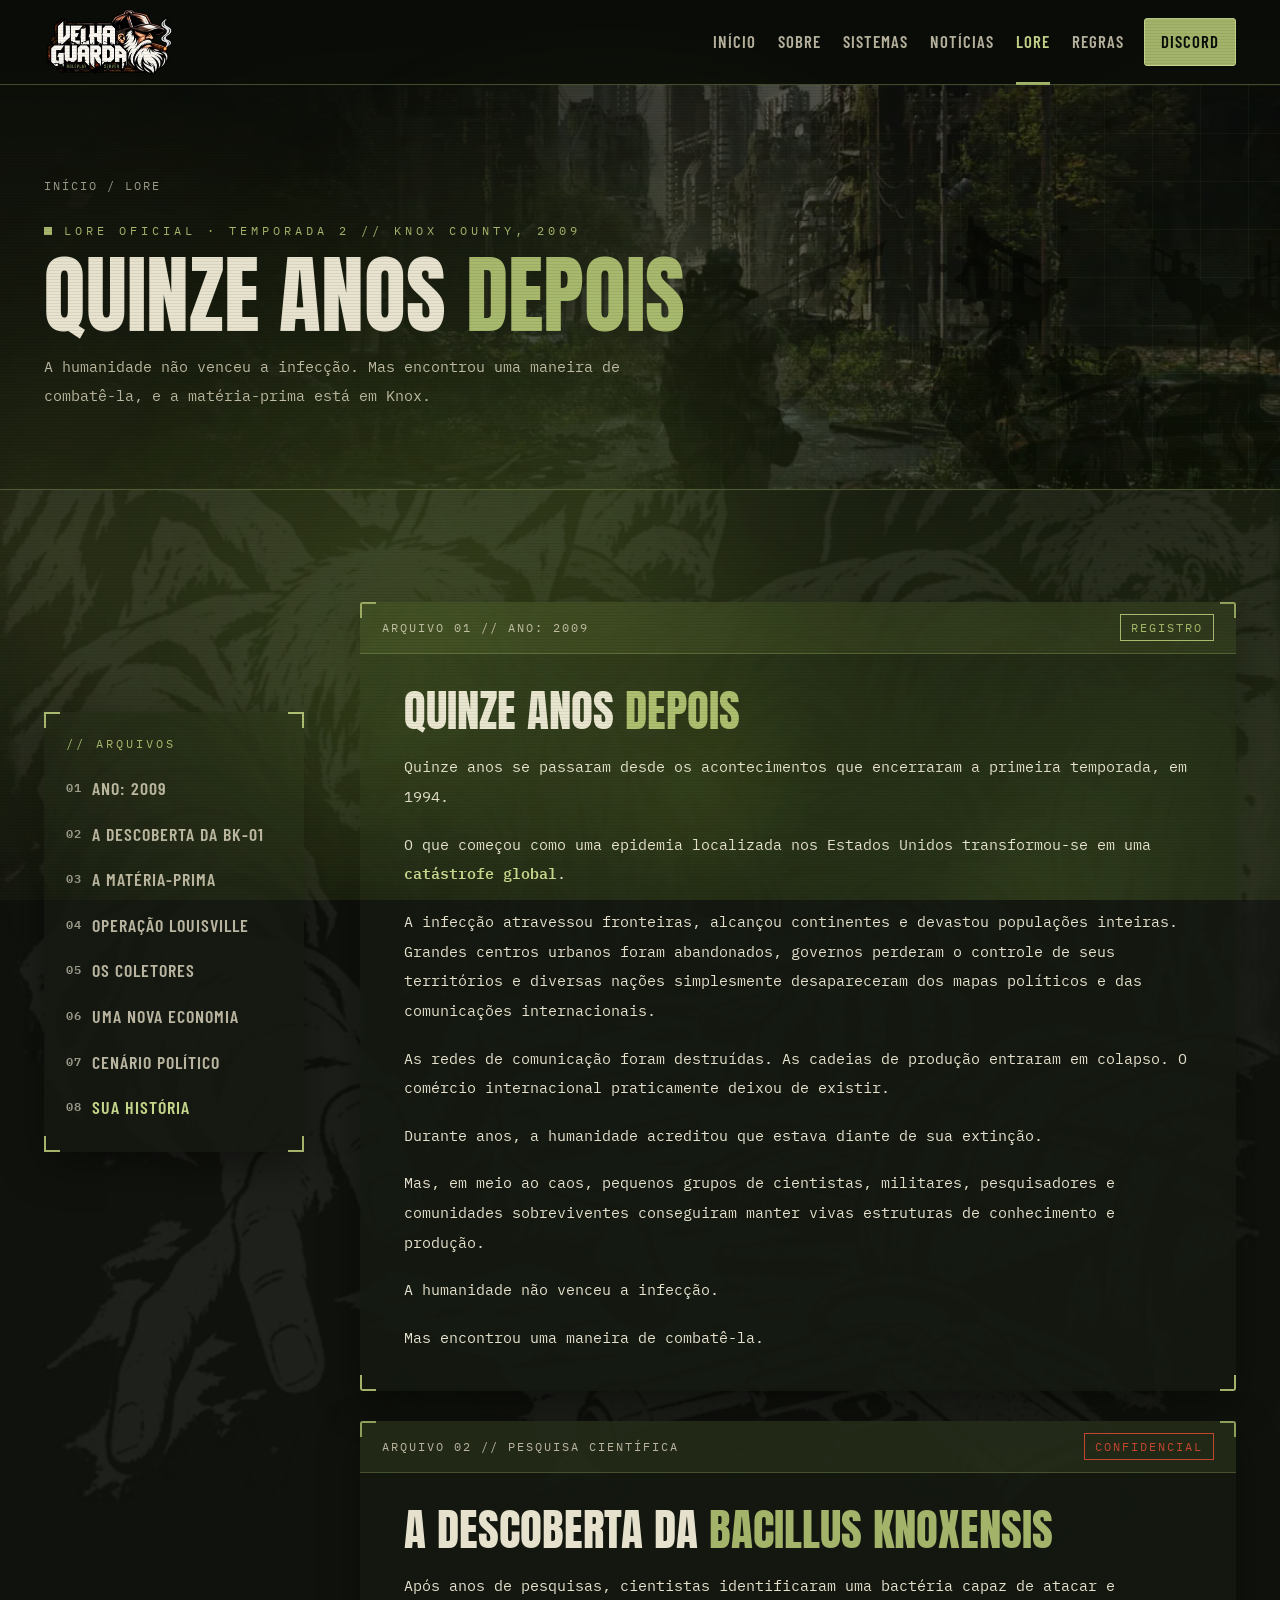
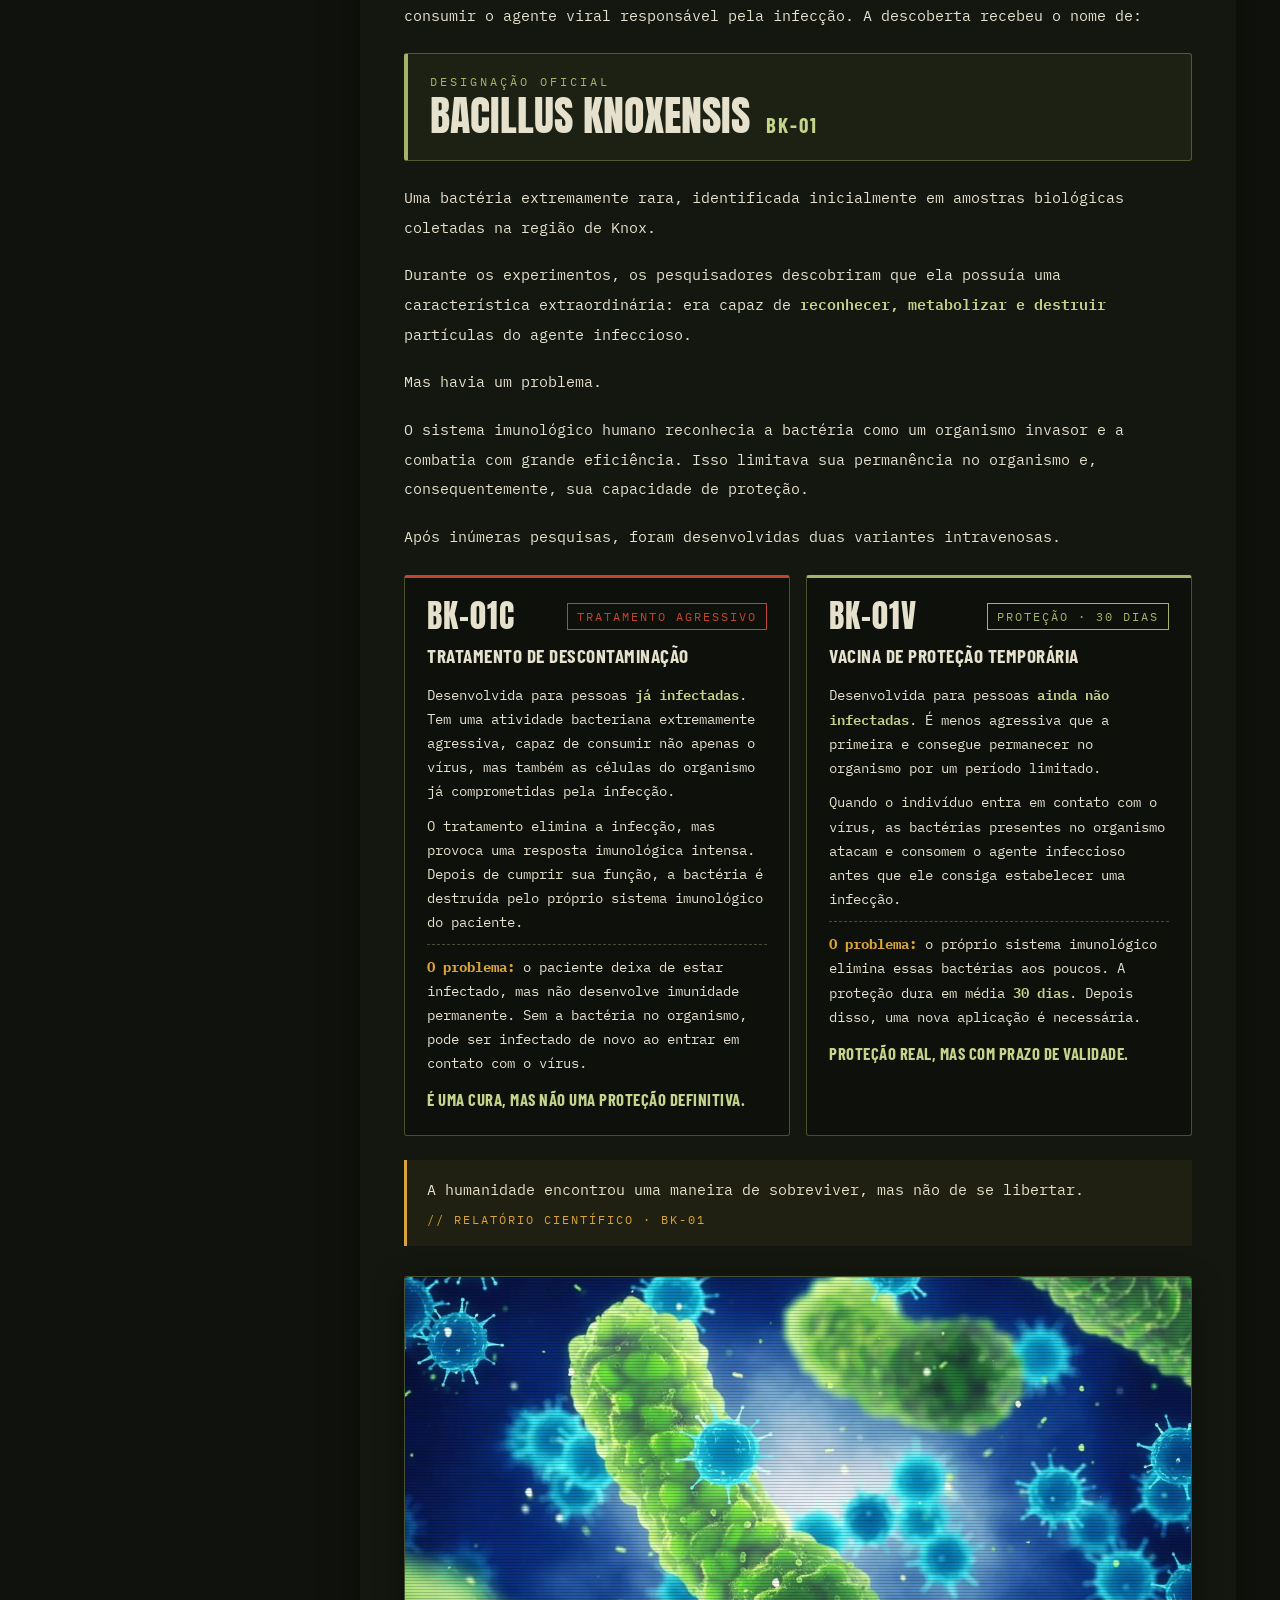
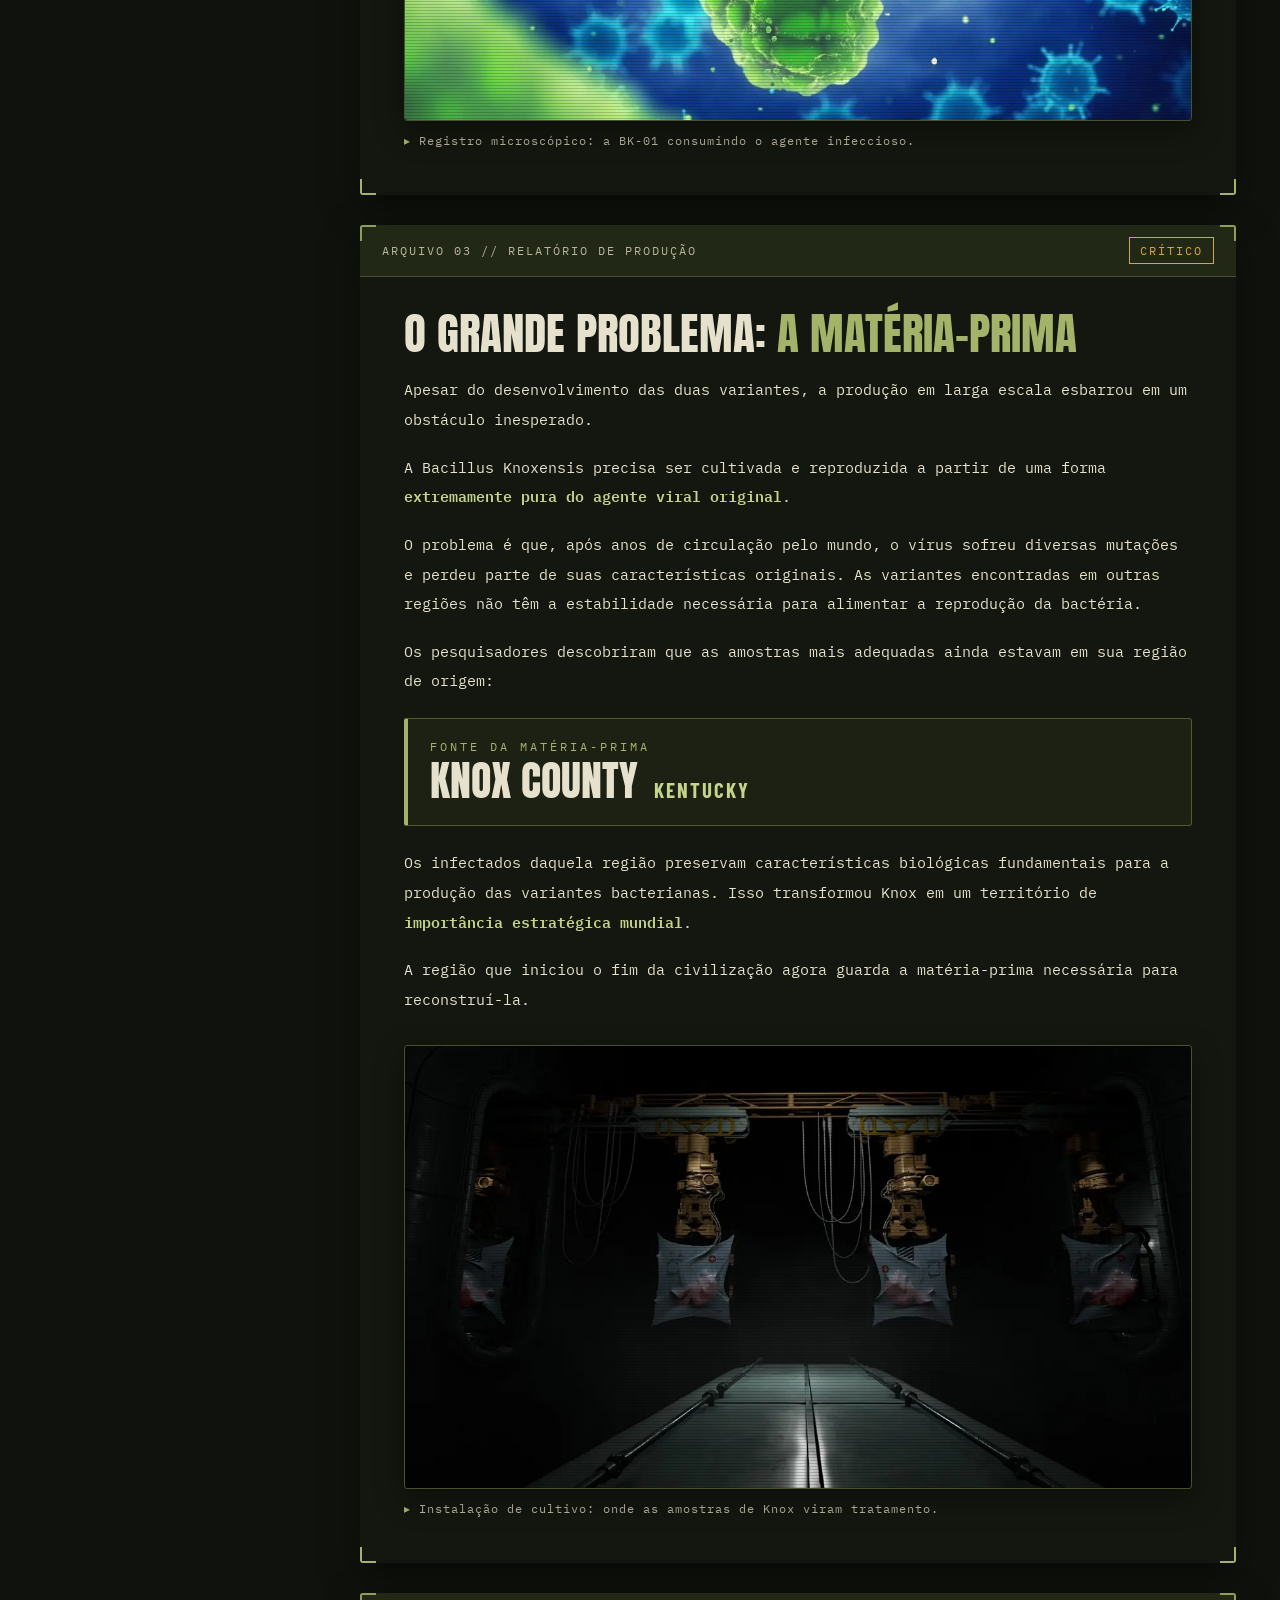
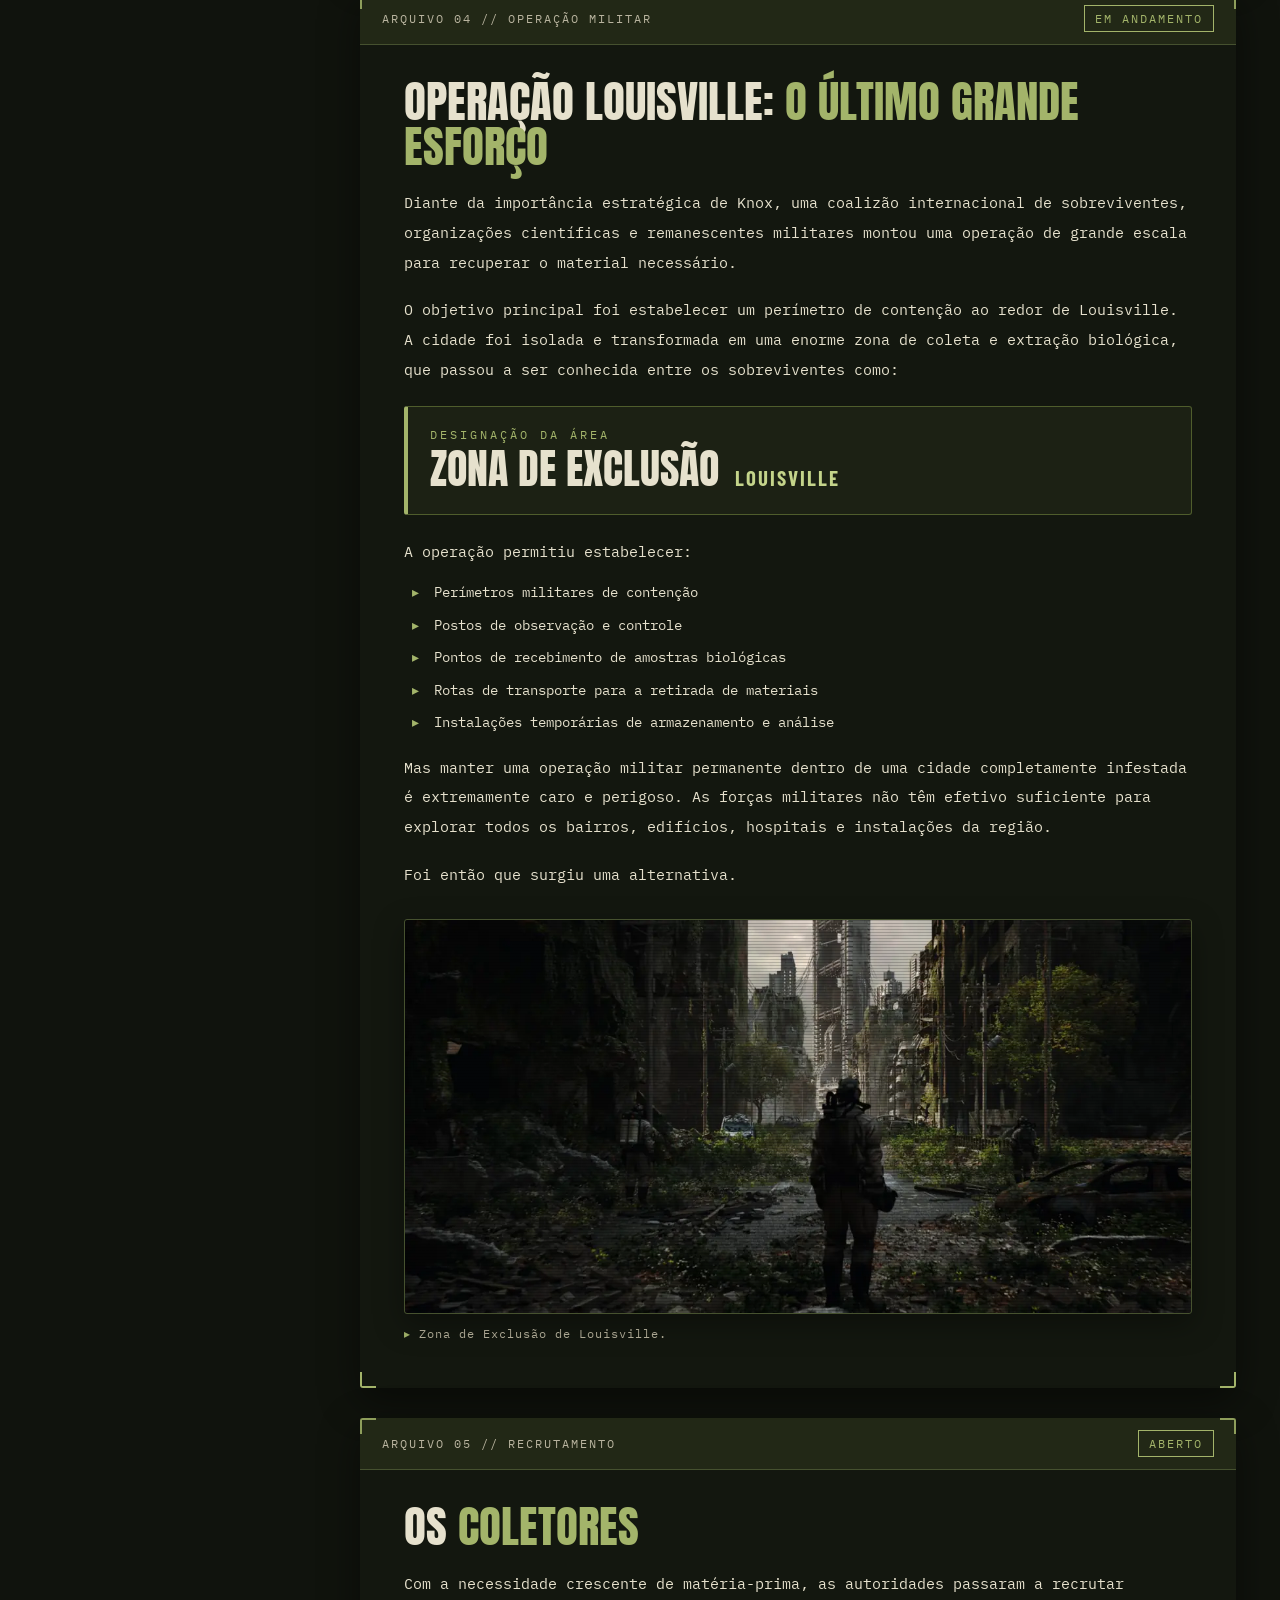
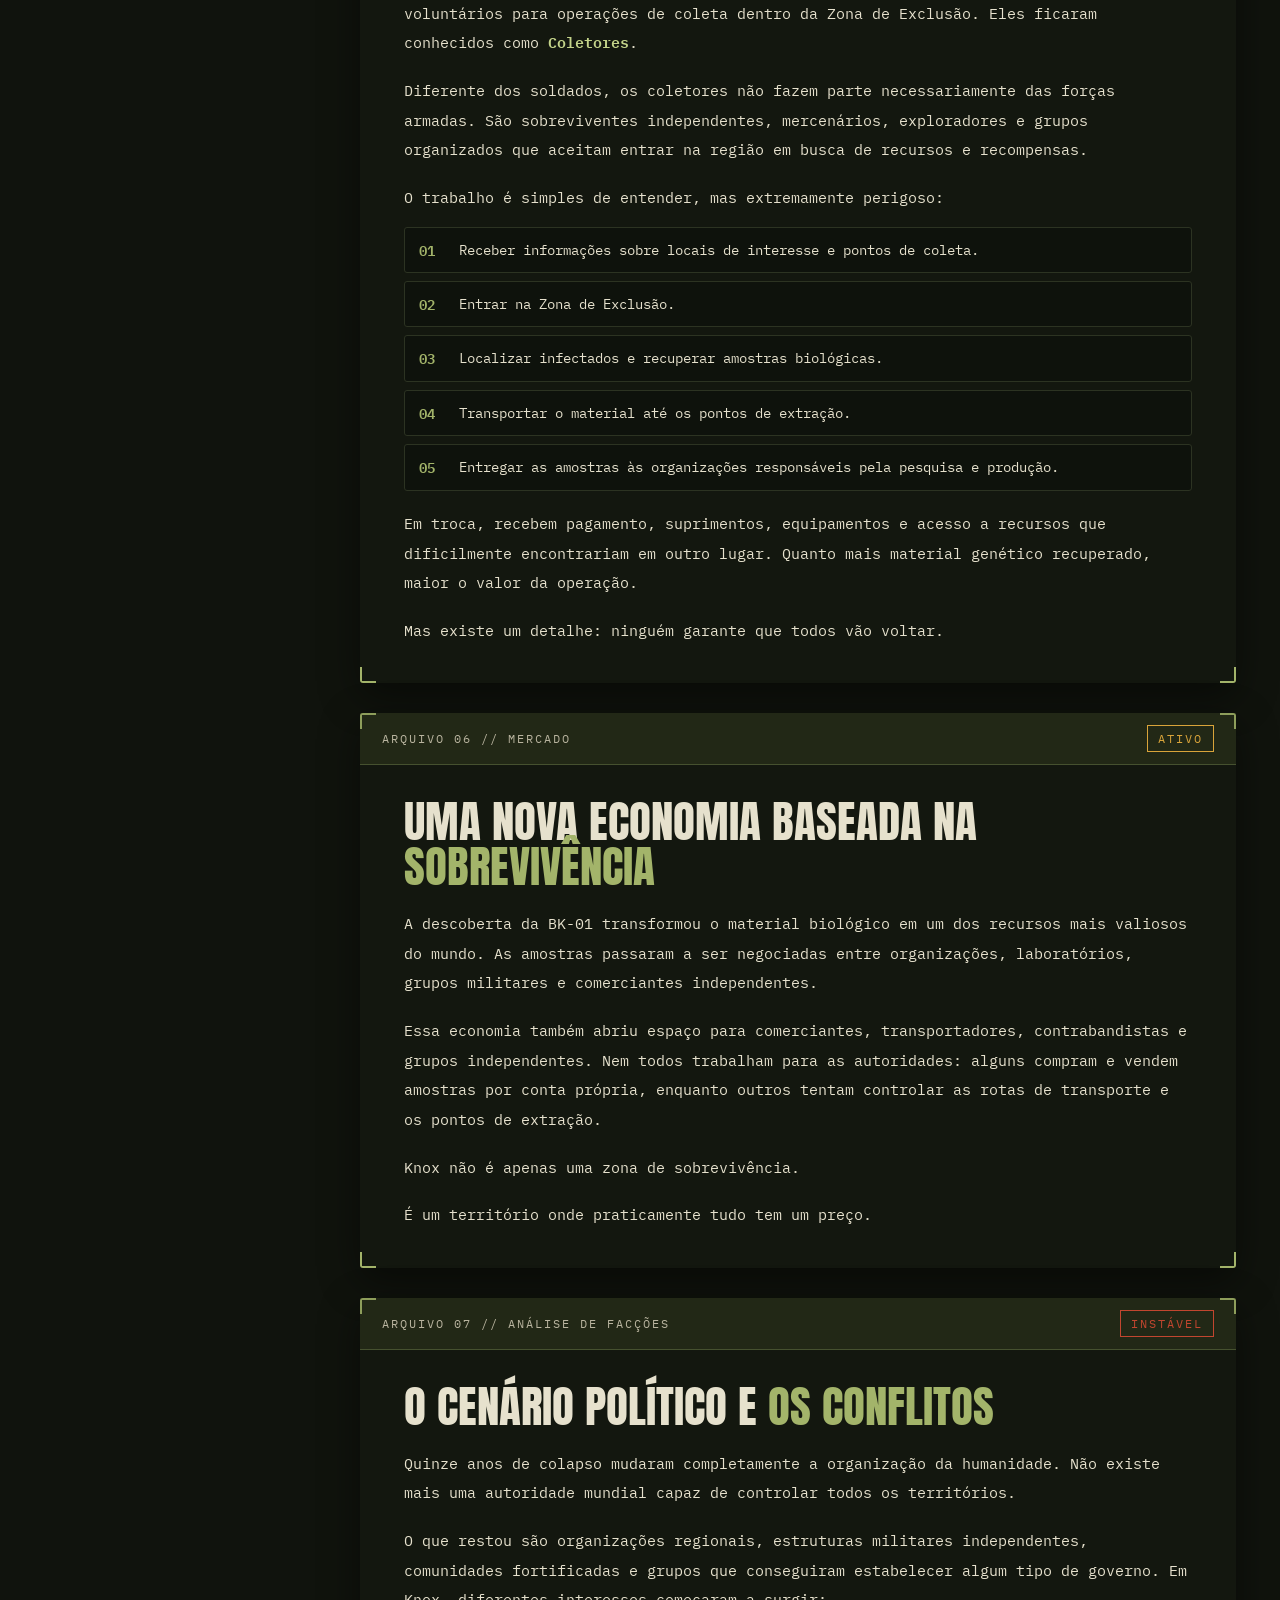
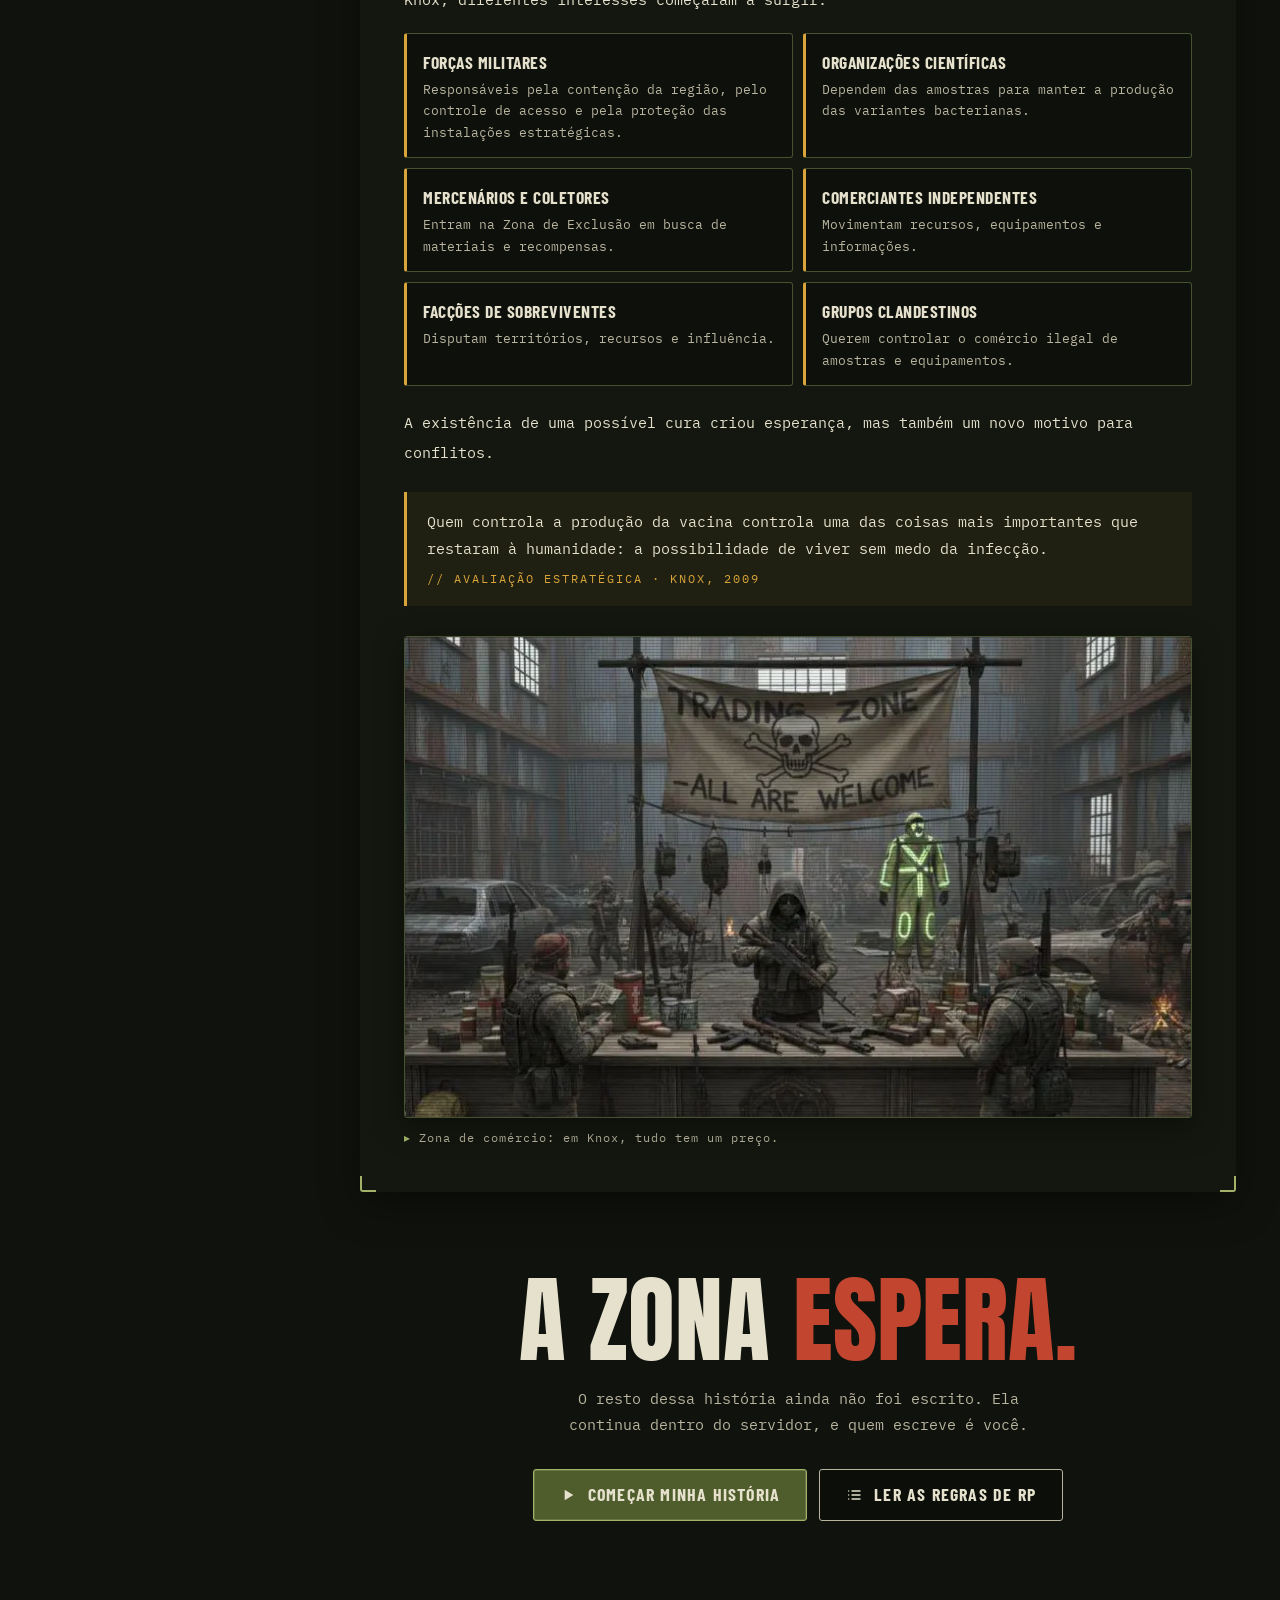
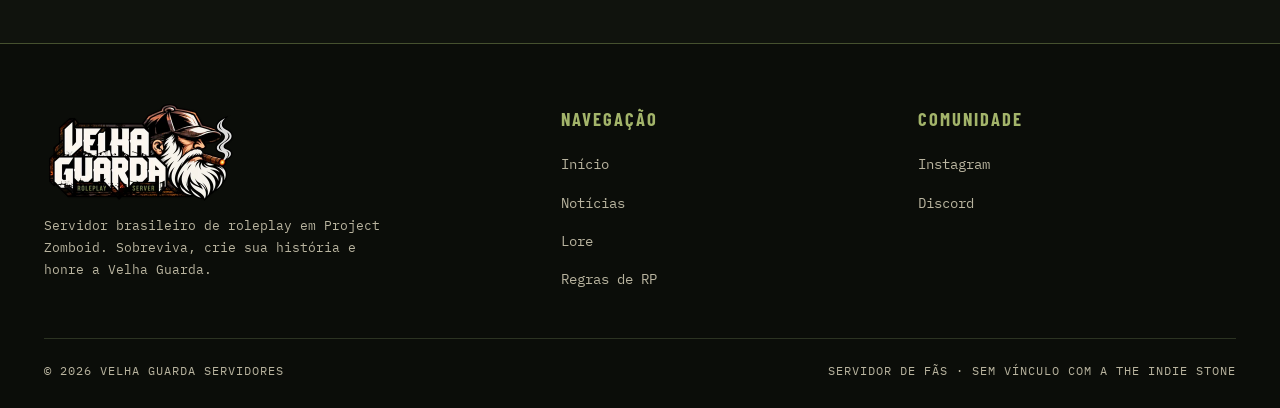
<file: lore.html>
<!DOCTYPE html>
<html lang="pt-BR">
<head>
<meta charset="UTF-8">
<meta name="viewport" content="width=device-width, initial-scale=1.0">
<title>Lore da Temporada 2 | Velha Guarda RP</title>
<meta name="description" content="Lore oficial da Temporada 2 do Velha Guarda RP: 2009, quinze anos depois. A bactéria BK-01, a Zona de Exclusão de Louisville e os Coletores.">
<meta property="og:title" content="Lore da Temporada 2 · Velha Guarda RP">
<meta property="og:description" content="2009. Quinze anos depois, Knox guarda a matéria-prima da única arma contra a infecção.">
<meta property="og:image" content="https://velhaguardaservidores.com.br/img/og.jpg">
<meta property="og:type" content="website">
<meta property="og:url" content="https://velhaguardaservidores.com.br/lore.html">
<meta property="og:site_name" content="Velha Guarda RP">
<meta property="og:locale" content="pt_BR">
<meta name="twitter:card" content="summary_large_image">
<meta name="theme-color" content="#a3b46a">
<link rel="canonical" href="https://velhaguardaservidores.com.br/lore.html">
<link rel="icon" type="image/png" sizes="48x48" href="img/favicon-48.png">
<link rel="apple-touch-icon" href="img/apple-touch-icon.png">
<link rel="preconnect" href="https://fonts.googleapis.com">
<link rel="preconnect" href="https://fonts.gstatic.com" crossorigin>
<link href="https://fonts.googleapis.com/css2?family=Anton&family=Barlow+Condensed:wght@600;700&family=Barlow:wght@400;600&family=IBM+Plex+Mono:wght@400;600&display=swap" rel="stylesheet">
<link rel="stylesheet" href="css/style.css?v=16">
</head>
<body>
<a class="pular" href="#conteudo">Pular para o conteúdo</a>

<!-- Ícones usados no site -->
<svg width="0" height="0" style="position:absolute" aria-hidden="true">
  <defs>
    <symbol id="i-casa" viewBox="0 0 24 24" fill="none" stroke="currentColor" stroke-width="2" stroke-linejoin="round"><path d="M3 11 12 4l9 7v9h-6v-6H9v6H3z"/></symbol>
    <symbol id="i-info" viewBox="0 0 24 24" fill="none" stroke="currentColor" stroke-width="2" stroke-linecap="round"><rect x="3" y="3" width="18" height="18"/><path d="M12 11v6M12 7.5v.01"/></symbol>
    <symbol id="i-sistemas" viewBox="0 0 24 24" fill="none" stroke="currentColor" stroke-width="2" stroke-linecap="round"><circle cx="12" cy="12" r="3.5"/><path d="M12 2v3M12 19v3M2 12h3M19 12h3M4.9 4.9 7 7M17 17l2.1 2.1M4.9 19.1 7 17M17 7l2.1-2.1"/></symbol>
    <symbol id="i-radio" viewBox="0 0 24 24" fill="none" stroke="currentColor" stroke-width="2" stroke-linejoin="round"><rect x="3" y="9" width="18" height="12"/><path d="M7 9 17 3"/><circle cx="15.5" cy="15" r="2.5"/><path d="M6 13h4M6 17h4"/></symbol>
    <symbol id="i-pasta" viewBox="0 0 24 24" fill="none" stroke="currentColor" stroke-width="2" stroke-linejoin="round"><path d="M3 5h6l2 2h10v13H3z"/></symbol>
    <symbol id="i-lista" viewBox="0 0 24 24" fill="none" stroke="currentColor" stroke-width="2" stroke-linecap="round"><path d="M9 6h12M9 12h12M9 18h12M4 6h.01M4 12h.01M4 18h.01"/></symbol>
    <symbol id="i-chat" viewBox="0 0 24 24" fill="none" stroke="currentColor" stroke-width="2" stroke-linejoin="round"><path d="M4 4h16v12H10l-6 4z"/><path d="M9 10h.01M15 10h.01" stroke-linecap="round"/></symbol>
    <symbol id="i-insta" viewBox="0 0 24 24" fill="none" stroke="currentColor" stroke-width="2" stroke-linecap="round"><rect x="3" y="3" width="18" height="18" rx="5"/><circle cx="12" cy="12" r="4"/><path d="M17.5 6.5h.01"/></symbol>
    <symbol id="i-play" viewBox="0 0 24 24" fill="currentColor"><path d="M7 4v16l13-8z"/></symbol>
    <symbol id="i-bio" viewBox="0 0 24 24" fill="none" stroke="currentColor" stroke-width="1.8"><circle cx="12" cy="7" r="4"/><circle cx="7.5" cy="15" r="4"/><circle cx="16.5" cy="15" r="4"/><circle cx="12" cy="12.3" r="1.6" fill="currentColor"/></symbol>
    <symbol id="i-pessoas" viewBox="0 0 24 24" fill="none" stroke="currentColor" stroke-width="2" stroke-linecap="round"><circle cx="9" cy="8" r="3.5"/><path d="M2.5 20c0-3.6 2.9-6 6.5-6s6.5 2.4 6.5 6"/><circle cx="17" cy="8.5" r="2.5"/><path d="M17 13.5c2.6 0 4.5 1.9 4.5 4.8"/></symbol>
    <symbol id="i-mira" viewBox="0 0 24 24" fill="none" stroke="currentColor" stroke-width="2" stroke-linecap="round"><circle cx="12" cy="12" r="8"/><circle cx="12" cy="12" r="2"/><path d="M12 1v5M12 18v5M1 12h5M18 12h5"/></symbol>
    <symbol id="i-escudo" viewBox="0 0 24 24" fill="none" stroke="currentColor" stroke-width="2" stroke-linejoin="round"><path d="M12 3 4 6v6c0 5 3.5 8 8 9 4.5-1 8-4 8-9V6z"/><path d="m8.5 12 2.5 2.5 4.5-5"/></symbol>
    <symbol id="i-gas" viewBox="0 0 24 24" fill="none" stroke="currentColor" stroke-width="1.8" stroke-linecap="round" stroke-linejoin="round"><path d="M6 15a4 4 0 0 1 .5-8A5.5 5.5 0 0 1 17 7.5a3.75 3.75 0 0 1 1 7.4"/><path d="M8 19c1-1 2 1 3 0s2 1 3 0 2 1 3 0"/><path d="M7 15.5h10"/></symbol>
    <symbol id="i-cranio" viewBox="0 0 24 24" fill="none" stroke="currentColor" stroke-width="1.8" stroke-linecap="round" stroke-linejoin="round"><path d="M12 3a7 7 0 0 0-7 7v3l2 2v3h10v-3l2-2v-3a7 7 0 0 0-7-7z"/><circle cx="9" cy="11" r="1.6"/><circle cx="15" cy="11" r="1.6"/><path d="M10 18v3M14 18v3M12 14v1"/></symbol>
    <symbol id="i-cadeado" viewBox="0 0 24 24" fill="none" stroke="currentColor" stroke-width="1.8" stroke-linecap="round" stroke-linejoin="round"><rect x="4" y="11" width="16" height="10"/><path d="M8 11V7a4 4 0 0 1 8 0v4"/><path d="M9 16h.01M12 16h.01M15 16h.01"/></symbol>
    <symbol id="i-algema" viewBox="0 0 24 24" fill="none" stroke="currentColor" stroke-width="1.8" stroke-linecap="round" stroke-linejoin="round"><circle cx="7" cy="15" r="4"/><circle cx="17" cy="15" r="4"/><path d="M10.5 13 12 9l1.5 4"/><path d="M12 9V6"/></symbol>
    <symbol id="i-alerta" viewBox="0 0 24 24" fill="none" stroke="currentColor" stroke-width="2" stroke-linecap="round" stroke-linejoin="round"><path d="M12 3 2 20h20z"/><path d="M12 10v4M12 17v.01"/></symbol>
    <symbol id="i-temporada" viewBox="0 0 24 24" fill="none" stroke="currentColor" stroke-width="2" stroke-linecap="round" stroke-linejoin="round"><rect x="3" y="5" width="18" height="16"/><path d="M3 10h18M8 3v4M16 3v4"/><path d="m10 14 2 2 3-3.5"/></symbol>
  </defs>
</svg>

<header class="topo">
    <picture class="topo-gif" aria-hidden="true"><source srcset="img/sobrevivente.webp" type="image/webp"><img src="img/sobrevivente.gif" width="181" height="60" alt="" decoding="async"></picture>
  <div class="wrap">
    <a href="index.html" class="topo-logo" aria-label="Velha Guarda, página inicial"><picture><source srcset="img/logo-topo.webp" type="image/webp"><img src="img/logo-topo.png" width="129" height="66" alt="Velha Guarda RP"></picture></a>
    <button class="menu-botao" aria-label="Abrir menu" aria-expanded="false" aria-controls="menu-principal"><span></span></button>
    <ul class="menu" id="menu-principal">
      <li><a href="index.html"><svg class="ico"><use href="#i-casa"/></svg>Início</a></li>
      <li><a href="index.html#sobre"><svg class="ico"><use href="#i-info"/></svg>Sobre</a></li>
      <li><a href="index.html#sistemas"><svg class="ico"><use href="#i-sistemas"/></svg>Sistemas</a></li>
      <li><a href="index.html#noticias"><svg class="ico"><use href="#i-radio"/></svg>Notícias</a></li>
      <li><a href="lore.html" class="ativo"><svg class="ico"><use href="#i-pasta"/></svg>Lore</a></li>
      <li><a href="regras.html"><svg class="ico"><use href="#i-lista"/></svg>Regras</a></li>
      <li class="menu-cta"><a href="https://discord.gg/vVRFBYRUVg" target="_blank" rel="noopener" aria-label="Entrar no Discord (abre em nova aba)"><svg class="ico"><use href="#i-chat"/></svg>Discord</a></li>
    </ul>
  </div>
</header>

<main id="conteudo">

<section class="banner banner-lore2">
  <div class="wrap">
    <div class="migalha"><a href="index.html">Início</a> / Lore</div>
    <span class="rotulo">Lore oficial · Temporada 2 // Knox County, 2009</span>
    <h1>Quinze anos <em>depois</em></h1>
    <p class="lead">A humanidade não venceu a infecção. Mas encontrou uma maneira de combatê-la, e a matéria-prima está em Knox.</p>
  </div>
</section>

<!-- =========================================================
     COMO EDITAR A LORE
     Cada capítulo é um <article class="arquivo">. Dentro de
     <div class="narrativa"> cada parágrafo é um <p>.
     Frases curtas e de impacto: <p class="curta">
     Sons (BANG!, CRASH!): <span class="som">BANG!</span>
     Citações: <blockquote>...<small>// Origem</small></blockquote>
     Imagem: copie um bloco <figure class="lore-figura"> inteiro
     e troque o nome do arquivo (img/...) e a legenda.
     ========================================================= -->
<section class="secao secao-textura textura-lore">
  <div class="wrap duas-colunas">
    <aside class="indice cantos">
      <h4>// Arquivos</h4>
      <ol>
        <li><a href="#cap1">Ano: 2009</a></li>
        <li><a href="#cap2">A descoberta da BK-01</a></li>
        <li><a href="#cap3">A matéria-prima</a></li>
        <li><a href="#cap4">Operação Louisville</a></li>
        <li><a href="#cap5">Os Coletores</a></li>
        <li><a href="#cap6">Uma nova economia</a></li>
        <li><a href="#cap7">Cenário político</a></li>
        <li><a href="#continua">Sua história</a></li>
      </ol>
    </aside>
    <div>
      <article class="arquivo cantos revelar" id="cap1">
        <div class="arquivo-barra"><span>Arquivo 01 // Ano: 2009</span><span class="etiqueta">Registro</span></div>
        <div class="arquivo-corpo">
          <h2>Quinze anos <em>depois</em></h2>
          <div class="narrativa">
            <p>Quinze anos se passaram desde os acontecimentos que encerraram a primeira temporada, em 1994.</p>
            <p>O que começou como uma epidemia localizada nos Estados Unidos transformou-se em uma <strong>catástrofe global</strong>.</p>
            <p>A infecção atravessou fronteiras, alcançou continentes e devastou populações inteiras. Grandes centros urbanos foram abandonados, governos perderam o controle de seus territórios e diversas nações simplesmente desapareceram dos mapas políticos e das comunicações internacionais.</p>
            <p>As redes de comunicação foram destruídas. As cadeias de produção entraram em colapso. O comércio internacional praticamente deixou de existir.</p>
            <p>Durante anos, a humanidade acreditou que estava diante de sua extinção.</p>
            <p>Mas, em meio ao caos, pequenos grupos de cientistas, militares, pesquisadores e comunidades sobreviventes conseguiram manter vivas estruturas de conhecimento e produção.</p>
            <p class="curta">A humanidade não venceu a infecção.</p>
            <p class="curta">Mas encontrou uma maneira de combatê-la.</p>
          </div>
        </div>
      </article>
      <article class="arquivo cantos revelar" id="cap2">
        <div class="arquivo-barra"><span>Arquivo 02 // Pesquisa científica</span><span class="etiqueta alerta">Confidencial</span></div>
        <div class="arquivo-corpo">
          <h2>A descoberta da <em>Bacillus Knoxensis</em></h2>
          <div class="narrativa">
            <p>Após anos de pesquisas, cientistas identificaram uma bactéria capaz de atacar e consumir o agente viral responsável pela infecção. A descoberta recebeu o nome de:</p>
            <div class="lore-destaque"><small>Designação oficial</small><b>Bacillus Knoxensis</b><span>BK-01</span></div>
            <p>Uma bactéria extremamente rara, identificada inicialmente em amostras biológicas coletadas na região de Knox.</p>
            <p>Durante os experimentos, os pesquisadores descobriram que ela possuía uma característica extraordinária: era capaz de <strong>reconhecer, metabolizar e destruir</strong> partículas do agente infeccioso.</p>
            <p class="curta">Mas havia um problema.</p>
            <p>O sistema imunológico humano reconhecia a bactéria como um organismo invasor e a combatia com grande eficiência. Isso limitava sua permanência no organismo e, consequentemente, sua capacidade de proteção.</p>
            <p>Após inúmeras pesquisas, foram desenvolvidas duas variantes intravenosas.</p>
            <div class="fichas">
              <div class="ficha ficha-alerta">
                <div class="ficha-topo"><b>BK-01C</b><span class="etiqueta alerta">Tratamento agressivo</span></div>
                <h3>Tratamento de descontaminação</h3>
                <p>Desenvolvida para pessoas <strong>já infectadas</strong>. Tem uma atividade bacteriana extremamente agressiva, capaz de consumir não apenas o vírus, mas também as células do organismo já comprometidas pela infecção.</p>
                <p>O tratamento elimina a infecção, mas provoca uma resposta imunológica intensa. Depois de cumprir sua função, a bactéria é destruída pelo próprio sistema imunológico do paciente.</p>
                <p class="ficha-porem"><b>O problema:</b> o paciente deixa de estar infectado, mas não desenvolve imunidade permanente. Sem a bactéria no organismo, pode ser infectado de novo ao entrar em contato com o vírus.</p>
                <p class="ficha-conclusao">É uma cura, mas não uma proteção definitiva.</p>
              </div>
              <div class="ficha">
                <div class="ficha-topo"><b>BK-01V</b><span class="etiqueta">Proteção · 30 dias</span></div>
                <h3>Vacina de proteção temporária</h3>
                <p>Desenvolvida para pessoas <strong>ainda não infectadas</strong>. É menos agressiva que a primeira e consegue permanecer no organismo por um período limitado.</p>
                <p>Quando o indivíduo entra em contato com o vírus, as bactérias presentes no organismo atacam e consomem o agente infeccioso antes que ele consiga estabelecer uma infecção.</p>
                <p class="ficha-porem"><b>O problema:</b> o próprio sistema imunológico elimina essas bactérias aos poucos. A proteção dura em média <strong>30 dias</strong>. Depois disso, uma nova aplicação é necessária.</p>
                <p class="ficha-conclusao">Proteção real, mas com prazo de validade.</p>
              </div>
            </div>
            <blockquote>A humanidade encontrou uma maneira de sobreviver, mas não de se libertar.<small>// Relatório científico · BK-01</small></blockquote>
          <figure class="lore-figura">
            <picture><source srcset="img/lore2-1.webp" type="image/webp"><img src="img/lore2-1.jpg" alt="Bactérias verdes atacando partículas virais azuis" loading="lazy" decoding="async"></picture>
            <figcaption>Registro microscópico: a BK-01 consumindo o agente infeccioso.</figcaption>
          </figure>
          </div>
        </div>
      </article>
      <article class="arquivo cantos revelar" id="cap3">
        <div class="arquivo-barra"><span>Arquivo 03 // Relatório de produção</span><span class="etiqueta ambar">Crítico</span></div>
        <div class="arquivo-corpo">
          <h2>O grande problema: <em>a matéria-prima</em></h2>
          <div class="narrativa">
            <p>Apesar do desenvolvimento das duas variantes, a produção em larga escala esbarrou em um obstáculo inesperado.</p>
            <p>A Bacillus Knoxensis precisa ser cultivada e reproduzida a partir de uma forma <strong>extremamente pura do agente viral original</strong>.</p>
            <p>O problema é que, após anos de circulação pelo mundo, o vírus sofreu diversas mutações e perdeu parte de suas características originais. As variantes encontradas em outras regiões não têm a estabilidade necessária para alimentar a reprodução da bactéria.</p>
            <p>Os pesquisadores descobriram que as amostras mais adequadas ainda estavam em sua região de origem:</p>
            <div class="lore-destaque"><small>Fonte da matéria-prima</small><b>Knox County</b><span>Kentucky</span></div>
            <p>Os infectados daquela região preservam características biológicas fundamentais para a produção das variantes bacterianas. Isso transformou Knox em um território de <strong>importância estratégica mundial</strong>.</p>
            <p class="curta">A região que iniciou o fim da civilização agora guarda a matéria-prima necessária para reconstruí-la.</p>
          <figure class="lore-figura">
            <picture><source srcset="img/lore2-2.webp" type="image/webp"><img src="img/lore2-2.jpg" alt="Laboratório escuro com cápsulas de cultivo suspensas por braços mecânicos" loading="lazy" decoding="async"></picture>
            <figcaption>Instalação de cultivo: onde as amostras de Knox viram tratamento.</figcaption>
          </figure>
          </div>
        </div>
      </article>
      <article class="arquivo cantos revelar" id="cap4">
        <div class="arquivo-barra"><span>Arquivo 04 // Operação militar</span><span class="etiqueta">Em andamento</span></div>
        <div class="arquivo-corpo">
          <h2>Operação Louisville: <em>o último grande esforço</em></h2>
          <div class="narrativa">
            <p>Diante da importância estratégica de Knox, uma coalizão internacional de sobreviventes, organizações científicas e remanescentes militares montou uma operação de grande escala para recuperar o material necessário.</p>
            <p>O objetivo principal foi estabelecer um perímetro de contenção ao redor de Louisville. A cidade foi isolada e transformada em uma enorme zona de coleta e extração biológica, que passou a ser conhecida entre os sobreviventes como:</p>
            <div class="lore-destaque"><small>Designação da área</small><b>Zona de Exclusão</b><span>Louisville</span></div>
            <p>A operação permitiu estabelecer:</p>
            <ul class="lore-lista">
              <li>Perímetros militares de contenção</li>
              <li>Postos de observação e controle</li>
              <li>Pontos de recebimento de amostras biológicas</li>
              <li>Rotas de transporte para a retirada de materiais</li>
              <li>Instalações temporárias de armazenamento e análise</li>
            </ul>
            <p>Mas manter uma operação militar permanente dentro de uma cidade completamente infestada é extremamente caro e perigoso. As forças militares não têm efetivo suficiente para explorar todos os bairros, edifícios, hospitais e instalações da região.</p>
            <p class="curta">Foi então que surgiu uma alternativa.</p>
          <figure class="lore-figura">
            <picture><source srcset="img/lore2-3.webp" type="image/webp"><img src="img/lore2-3.jpg" alt="Sobreviventes com trajes de proteção em uma rua tomada pela vegetação" loading="lazy" decoding="async"></picture>
            <figcaption>Zona de Exclusão de Louisville.</figcaption>
          </figure>
          </div>
        </div>
      </article>
      <article class="arquivo cantos revelar" id="cap5">
        <div class="arquivo-barra"><span>Arquivo 05 // Recrutamento</span><span class="etiqueta">Aberto</span></div>
        <div class="arquivo-corpo">
          <h2>Os <em>Coletores</em></h2>
          <div class="narrativa">
            <p>Com a necessidade crescente de matéria-prima, as autoridades passaram a recrutar voluntários para operações de coleta dentro da Zona de Exclusão. Eles ficaram conhecidos como <strong>Coletores</strong>.</p>
            <p>Diferente dos soldados, os coletores não fazem parte necessariamente das forças armadas. São sobreviventes independentes, mercenários, exploradores e grupos organizados que aceitam entrar na região em busca de recursos e recompensas.</p>
            <p>O trabalho é simples de entender, mas extremamente perigoso:</p>
            <ol class="lore-passos">
              <li>Receber informações sobre locais de interesse e pontos de coleta.</li>
              <li>Entrar na Zona de Exclusão.</li>
              <li>Localizar infectados e recuperar amostras biológicas.</li>
              <li>Transportar o material até os pontos de extração.</li>
              <li>Entregar as amostras às organizações responsáveis pela pesquisa e produção.</li>
            </ol>
            <p>Em troca, recebem pagamento, suprimentos, equipamentos e acesso a recursos que dificilmente encontrariam em outro lugar. Quanto mais material genético recuperado, maior o valor da operação.</p>
            <p class="curta">Mas existe um detalhe: ninguém garante que todos vão voltar.</p>
          </div>
        </div>
      </article>
      <article class="arquivo cantos revelar" id="cap6">
        <div class="arquivo-barra"><span>Arquivo 06 // Mercado</span><span class="etiqueta ambar">Ativo</span></div>
        <div class="arquivo-corpo">
          <h2>Uma nova economia baseada na <em>sobrevivência</em></h2>
          <div class="narrativa">
            <p>A descoberta da BK-01 transformou o material biológico em um dos recursos mais valiosos do mundo. As amostras passaram a ser negociadas entre organizações, laboratórios, grupos militares e comerciantes independentes.</p>
            <p>Essa economia também abriu espaço para comerciantes, transportadores, contrabandistas e grupos independentes. Nem todos trabalham para as autoridades: alguns compram e vendem amostras por conta própria, enquanto outros tentam controlar as rotas de transporte e os pontos de extração.</p>
            <p class="curta">Knox não é apenas uma zona de sobrevivência.</p>
            <p class="curta">É um território onde praticamente tudo tem um preço.</p>
          </div>
        </div>
      </article>
      <article class="arquivo cantos revelar" id="cap7">
        <div class="arquivo-barra"><span>Arquivo 07 // Análise de facções</span><span class="etiqueta alerta">Instável</span></div>
        <div class="arquivo-corpo">
          <h2>O cenário político e <em>os conflitos</em></h2>
          <div class="narrativa">
            <p>Quinze anos de colapso mudaram completamente a organização da humanidade. Não existe mais uma autoridade mundial capaz de controlar todos os territórios.</p>
            <p>O que restou são organizações regionais, estruturas militares independentes, comunidades fortificadas e grupos que conseguiram estabelecer algum tipo de governo. Em Knox, diferentes interesses começaram a surgir:</p>
            <div class="faccoes">
              <div class="faccao"><b>Forças militares</b><p>Responsáveis pela contenção da região, pelo controle de acesso e pela proteção das instalações estratégicas.</p></div>
              <div class="faccao"><b>Organizações científicas</b><p>Dependem das amostras para manter a produção das variantes bacterianas.</p></div>
              <div class="faccao"><b>Mercenários e coletores</b><p>Entram na Zona de Exclusão em busca de materiais e recompensas.</p></div>
              <div class="faccao"><b>Comerciantes independentes</b><p>Movimentam recursos, equipamentos e informações.</p></div>
              <div class="faccao"><b>Facções de sobreviventes</b><p>Disputam territórios, recursos e influência.</p></div>
              <div class="faccao"><b>Grupos clandestinos</b><p>Querem controlar o comércio ilegal de amostras e equipamentos.</p></div>
            </div>
            <p>A existência de uma possível cura criou esperança, mas também um novo motivo para conflitos.</p>
            <blockquote>Quem controla a produção da vacina controla uma das coisas mais importantes que restaram à humanidade: a possibilidade de viver sem medo da infecção.<small>// Avaliação estratégica · Knox, 2009</small></blockquote>
          <figure class="lore-figura">
            <picture><source srcset="img/lore2-4.webp" type="image/webp"><img src="img/lore2-4.jpg" alt="Zona de comércio com faixa Trading Zone, armas e suprimentos sobre uma mesa" loading="lazy" decoding="async"></picture>
            <figcaption>Zona de comércio: em Knox, tudo tem um preço.</figcaption>
          </figure>
          </div>
        </div>
      </article>

      <div class="lore-fim revelar" id="continua">
        <div class="corre">A Zona <em>espera.</em></div>
        <p>O resto dessa história ainda não foi escrito. Ela continua dentro do servidor, e quem escreve é você.</p>
        <div class="capa-botoes">
          <a href="index.html#entrar" class="btn btn-oliva"><svg class="ico"><use href="#i-play"/></svg>Começar minha história</a>
          <a href="regras.html" class="btn btn-contorno"><svg class="ico"><use href="#i-lista"/></svg>Ler as regras de RP</a>
        </div>
      </div>
    </div>
  </div>
</section>

</main>

<!-- ===================== RODAPÉ ===================== -->
<footer class="rodape">
  <div class="wrap">
    <div class="rodape-grade">
      <div>
        <picture><source srcset="img/logo-rodape.webp" type="image/webp"><img src="img/logo-small.png" width="190" height="97" alt="Velha Guarda RP" loading="lazy"></picture>
        <p>Servidor brasileiro de roleplay em Project Zomboid. Sobreviva, crie sua história e honre a Velha Guarda.</p>
      </div>
      <div>
        <h4>Navegação</h4>
        <ul>
          <li><a href="index.html">Início</a></li>
          <li><a href="index.html#noticias">Notícias</a></li>
          <li><a href="lore.html">Lore</a></li>
          <li><a href="regras.html">Regras de RP</a></li>
        </ul>
      </div>
      <div>
        <h4>Comunidade</h4>
        <ul>
          <li><a href="https://www.instagram.com/velhaguardaservidores/" target="_blank" rel="noopener">Instagram</a></li>
          <li><a href="https://discord.gg/vVRFBYRUVg" target="_blank" rel="noopener">Discord</a></li>
        </ul>
      </div>
    </div>
    <div class="rodape-base">
      <span>© <span data-ano></span> Velha Guarda Servidores</span>
      <span>Servidor de fãs · sem vínculo com a The Indie Stone</span>
    </div>
  </div>
</footer>

<canvas class="gas" aria-hidden="true"></canvas>
<div class="progresso" aria-hidden="true"></div>
<a href="#" class="topo-voltar" aria-label="Voltar ao topo"><svg viewBox="0 0 24 24" fill="none" stroke="currentColor" stroke-width="2.4" stroke-linecap="round" stroke-linejoin="round"><path d="m6 15 6-6 6 6"/></svg></a>

<script src="js/site.js?v=16"></script>
</body>
</html>
</file>
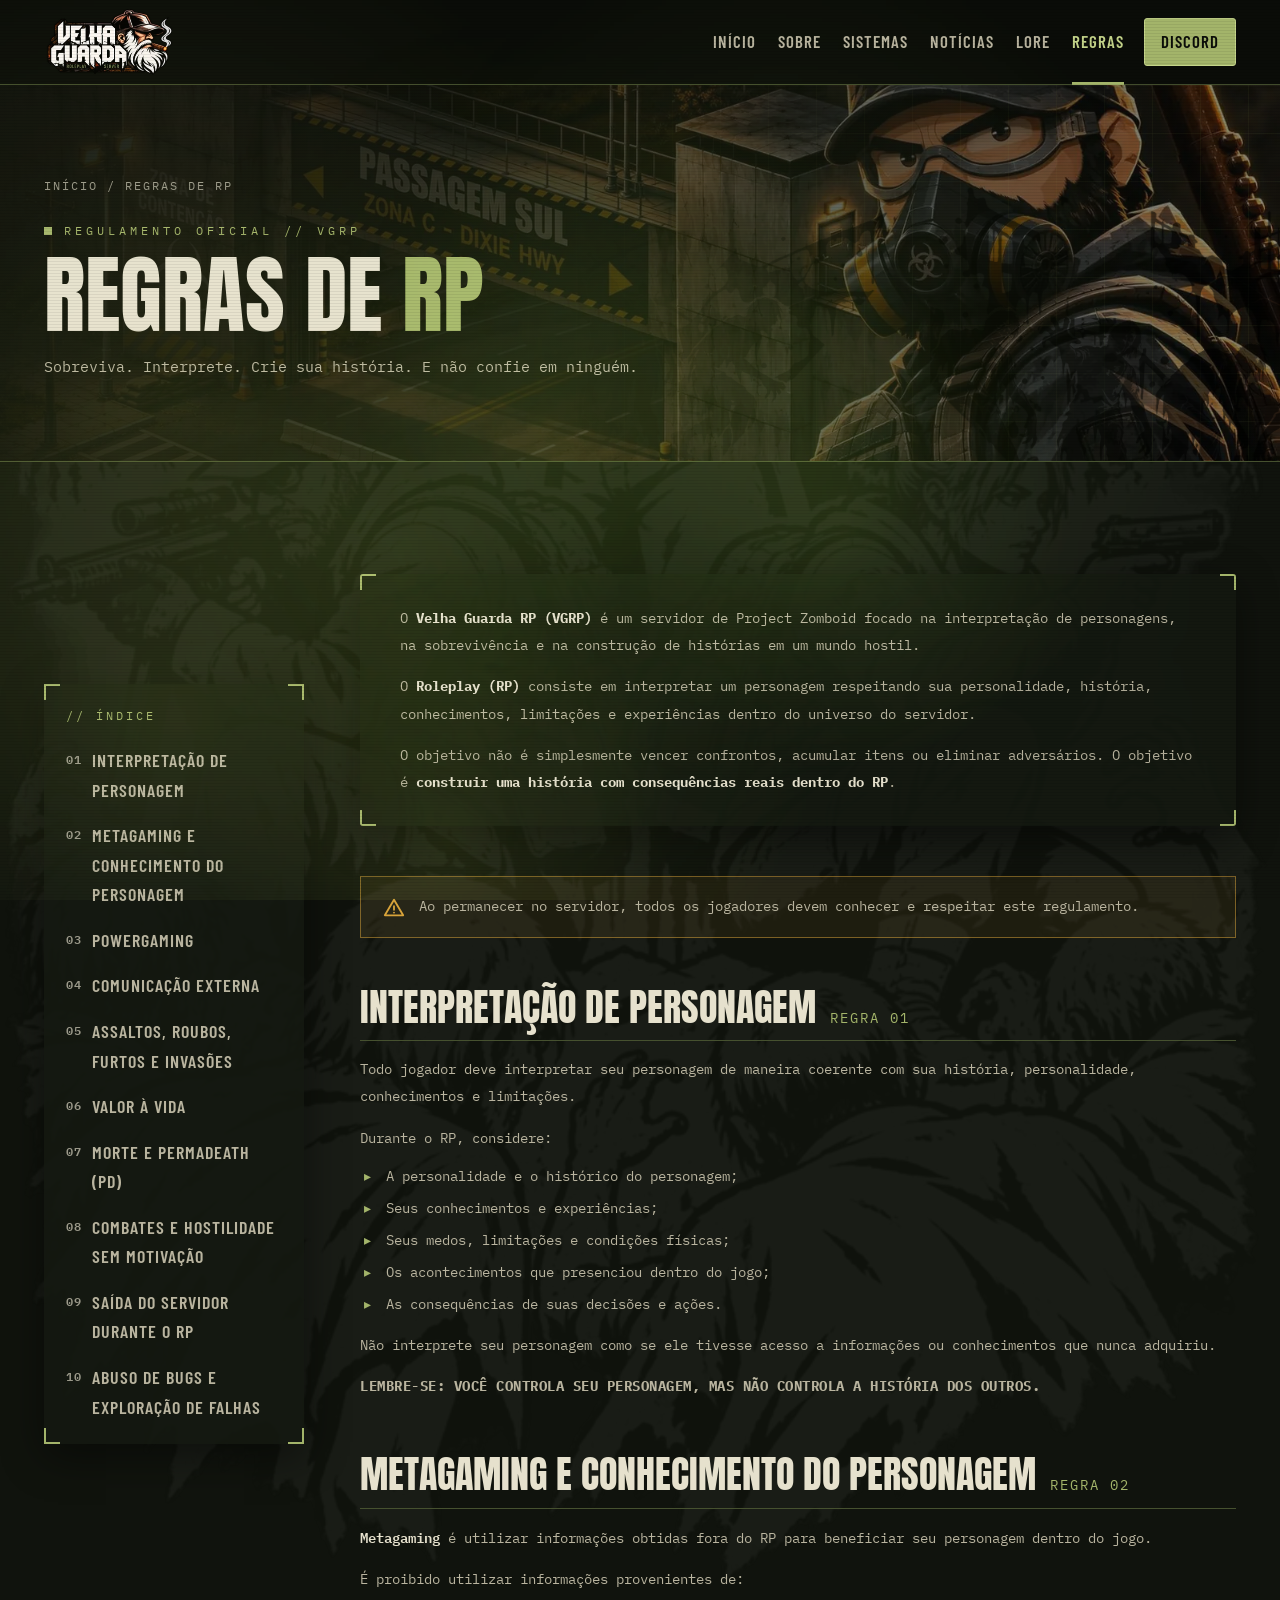
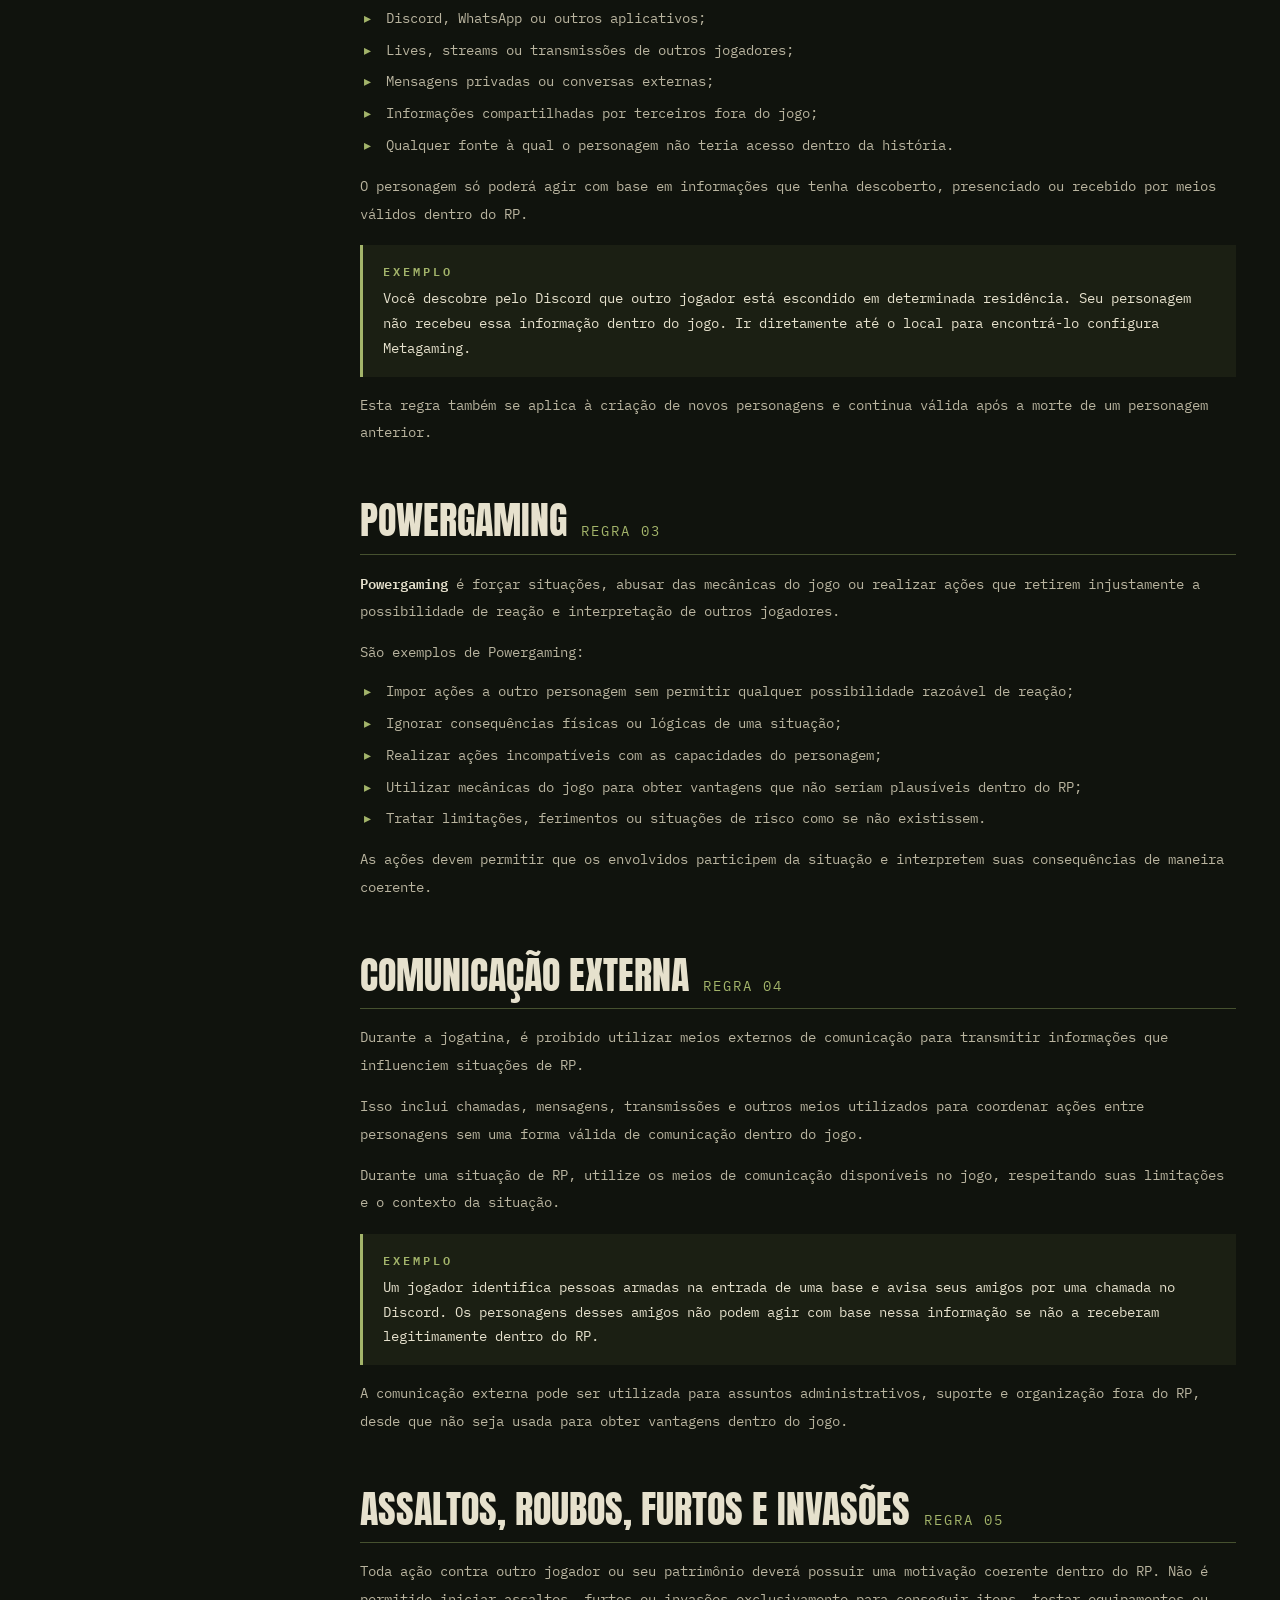
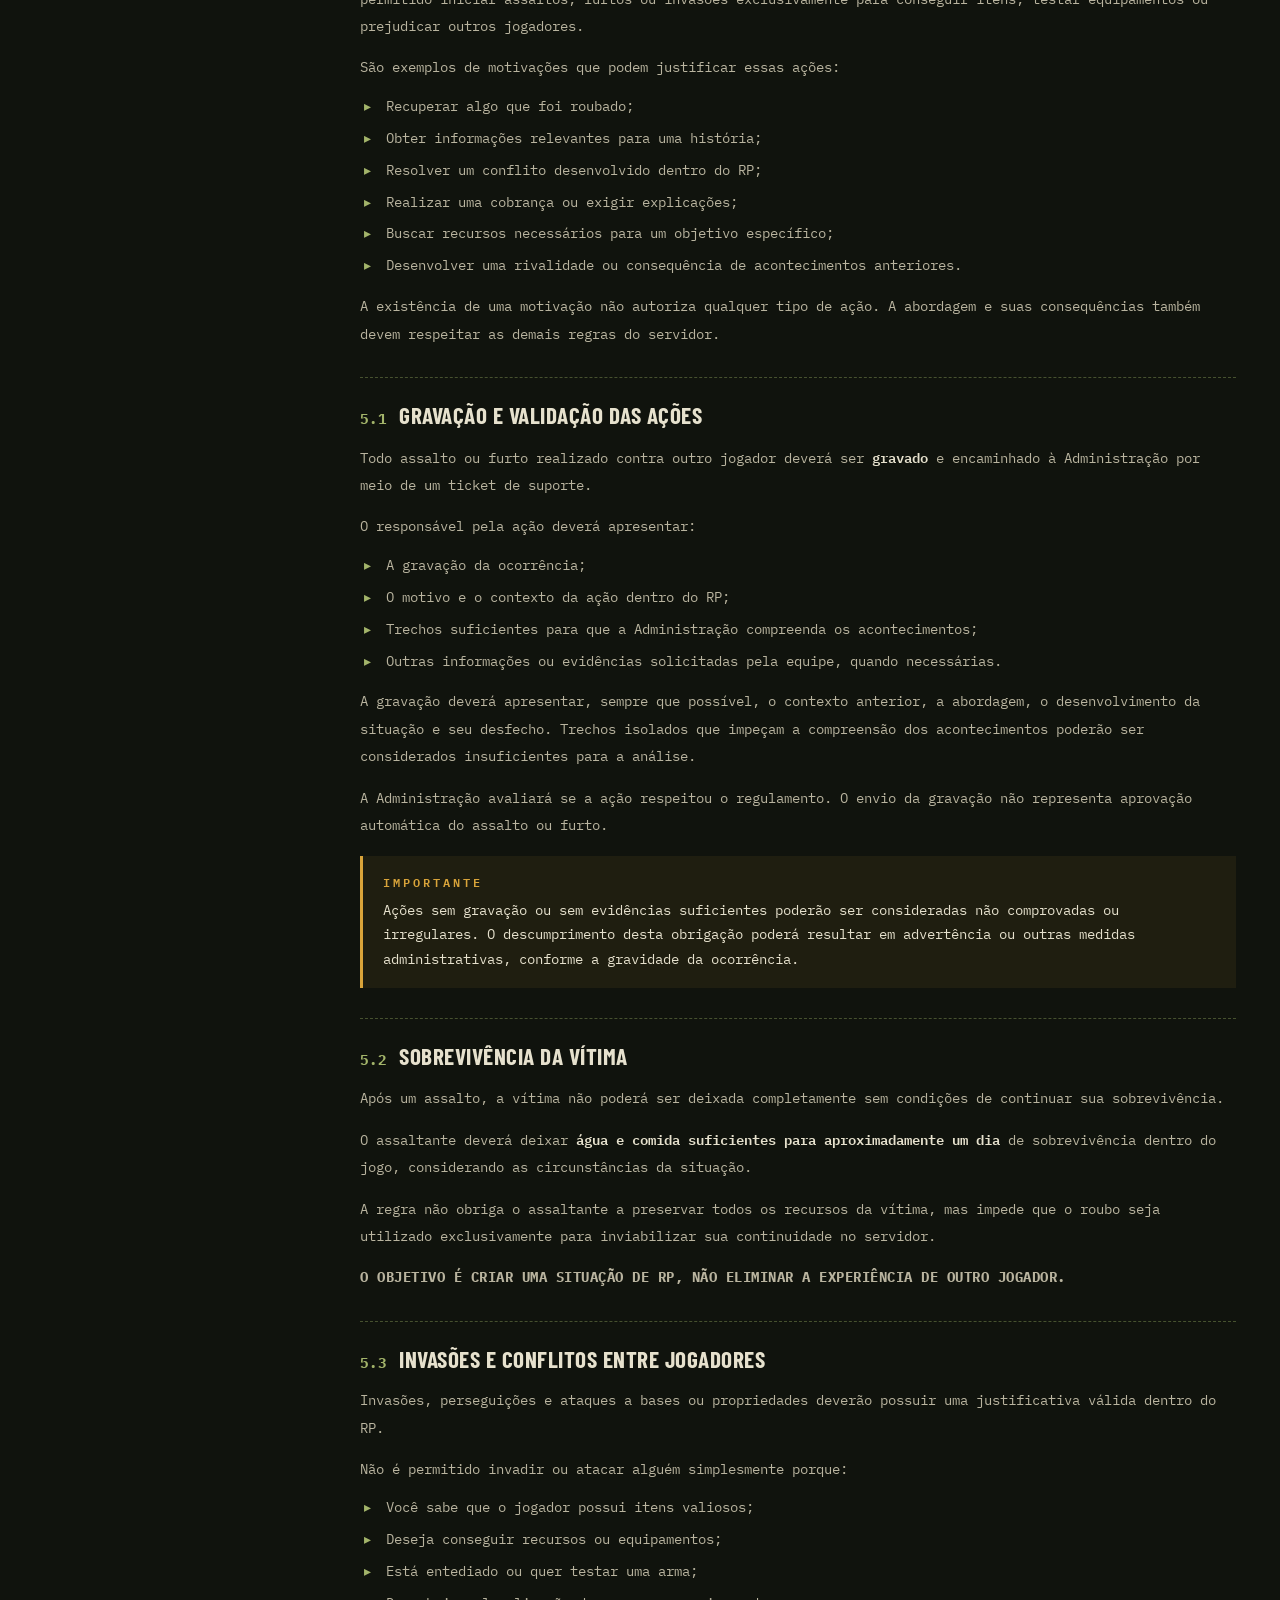
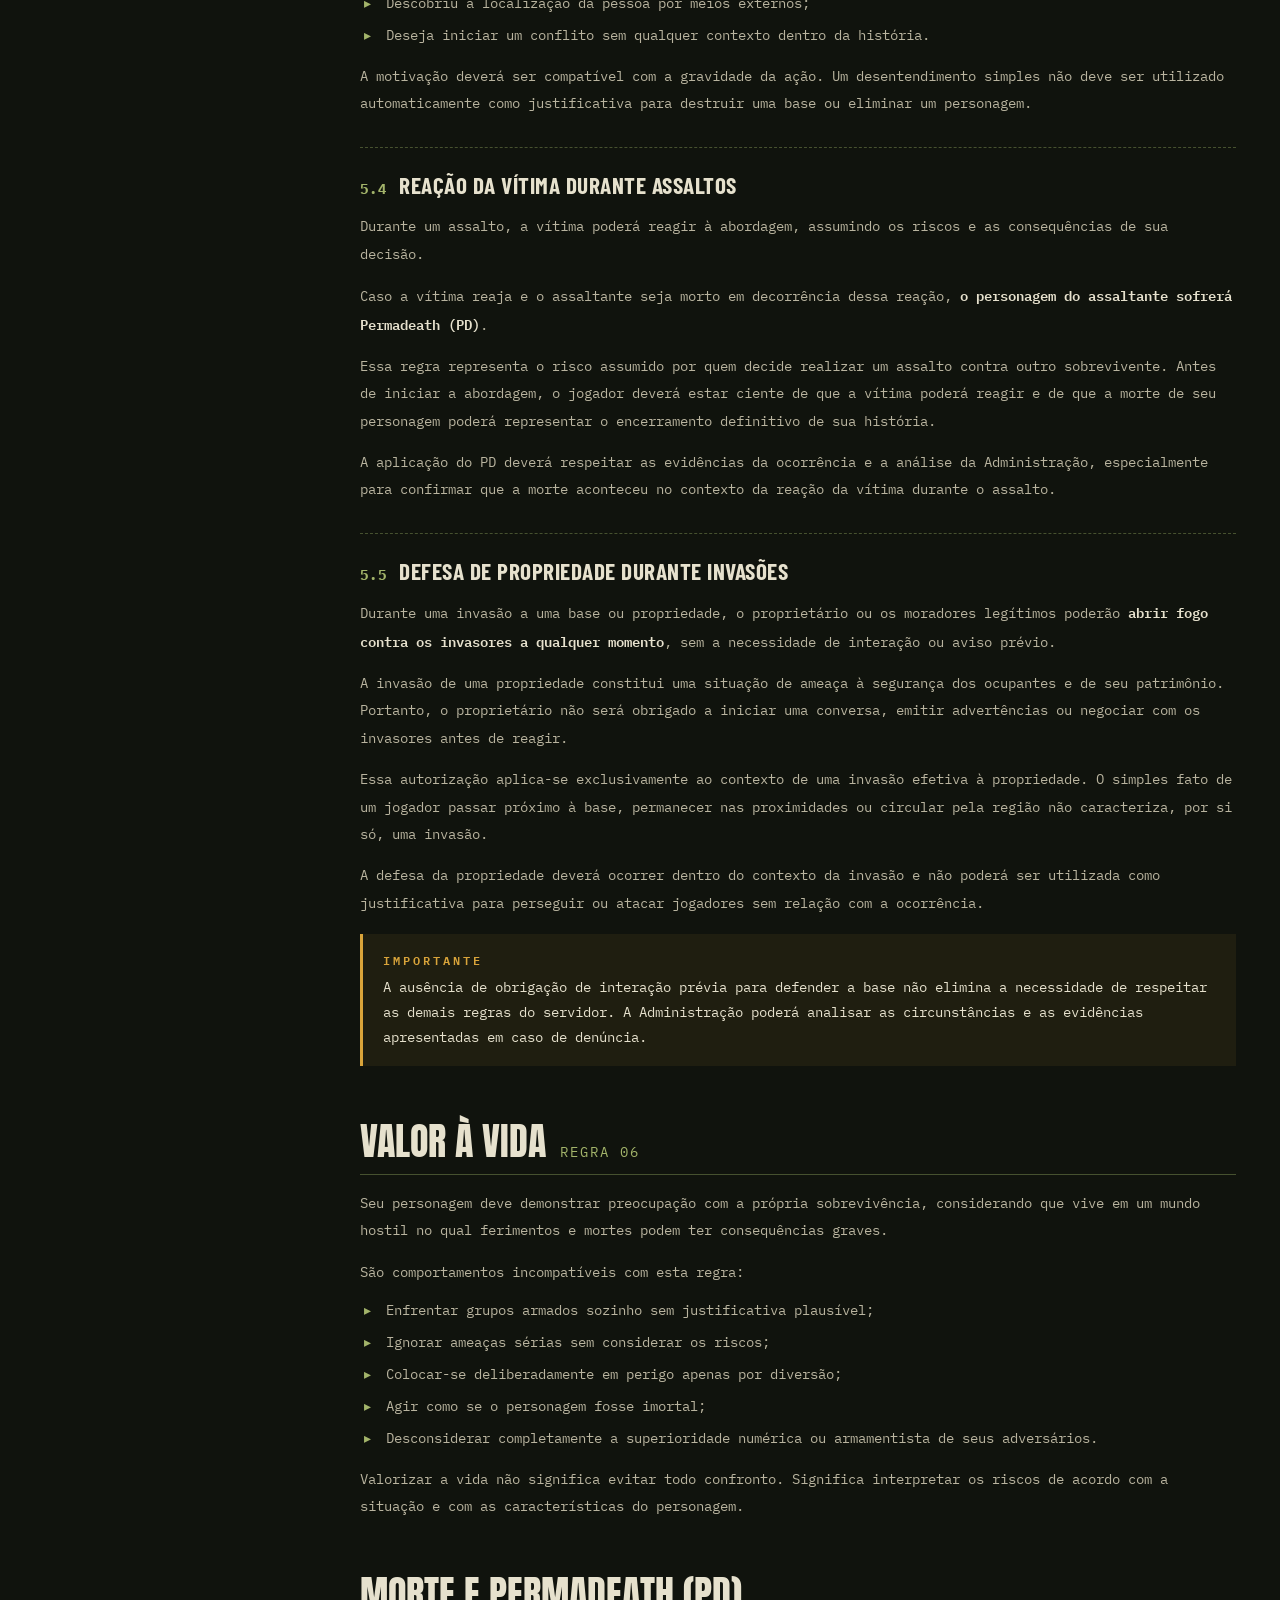
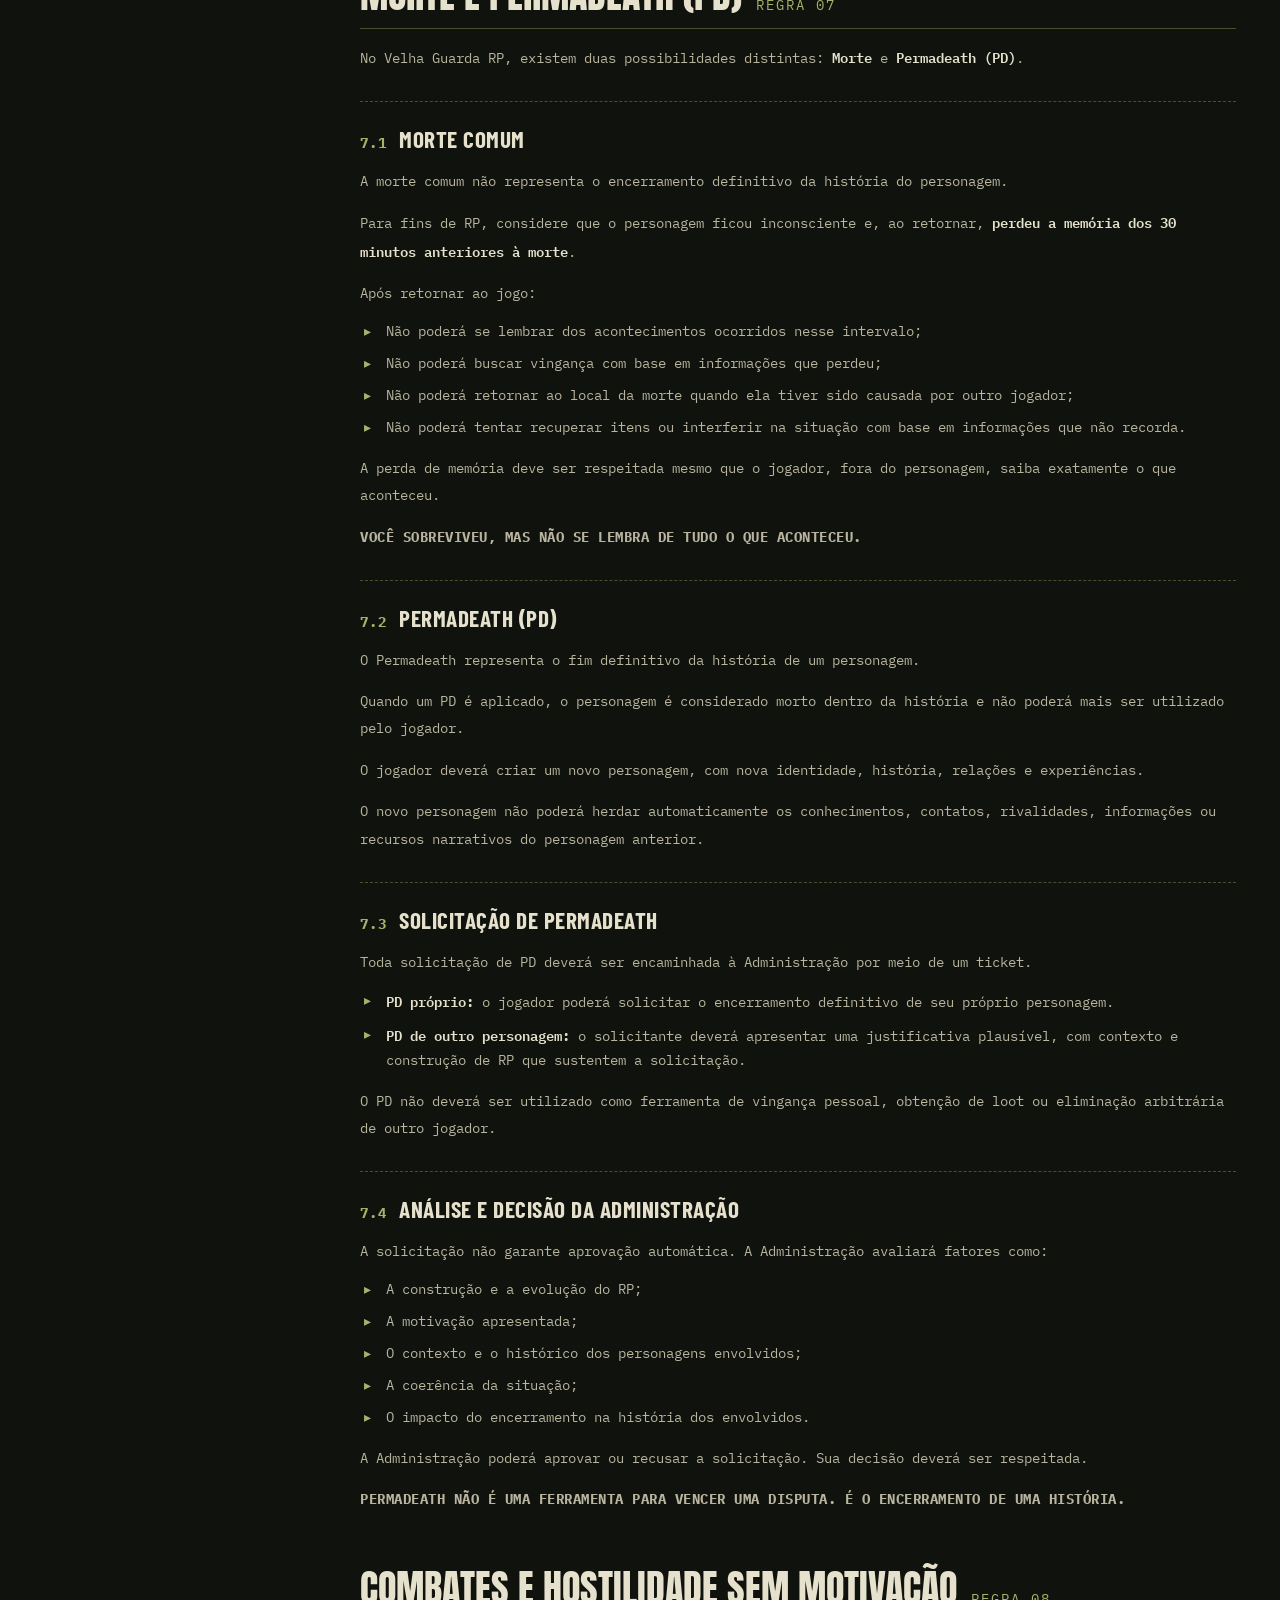
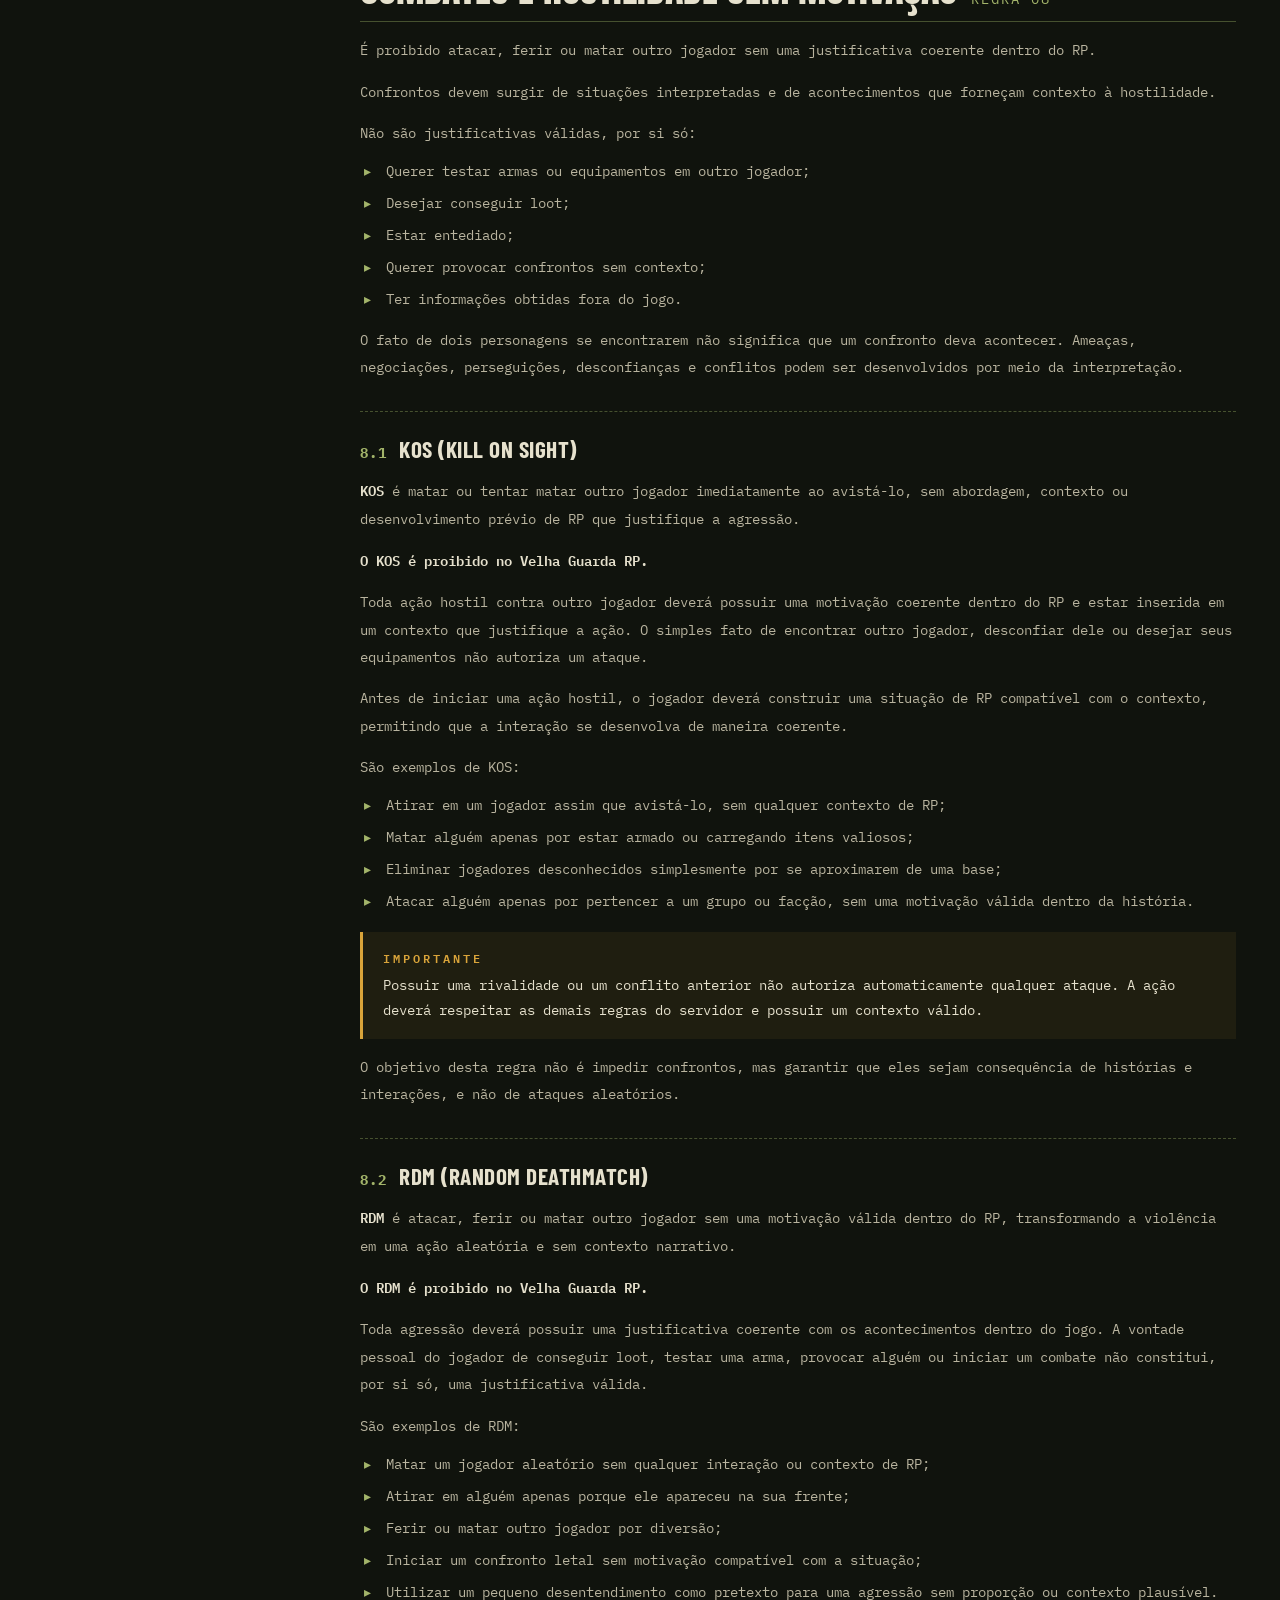
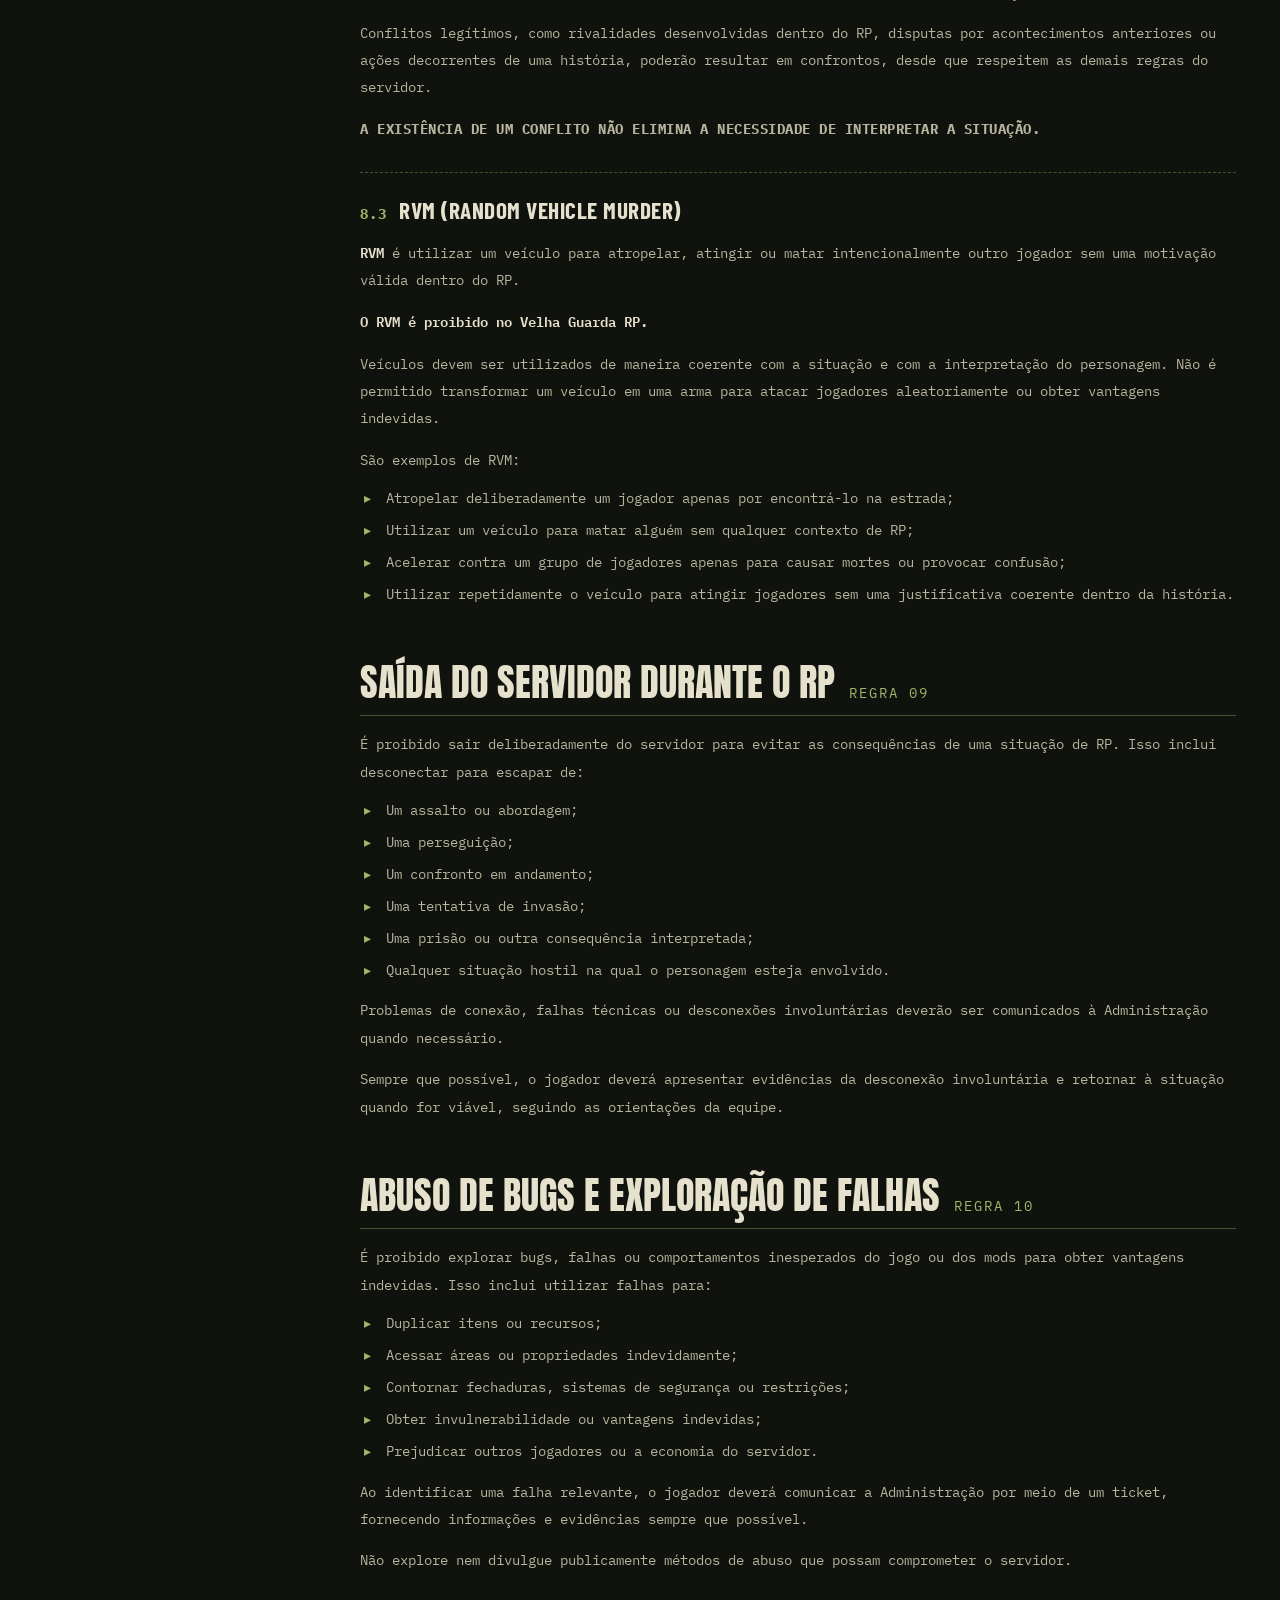
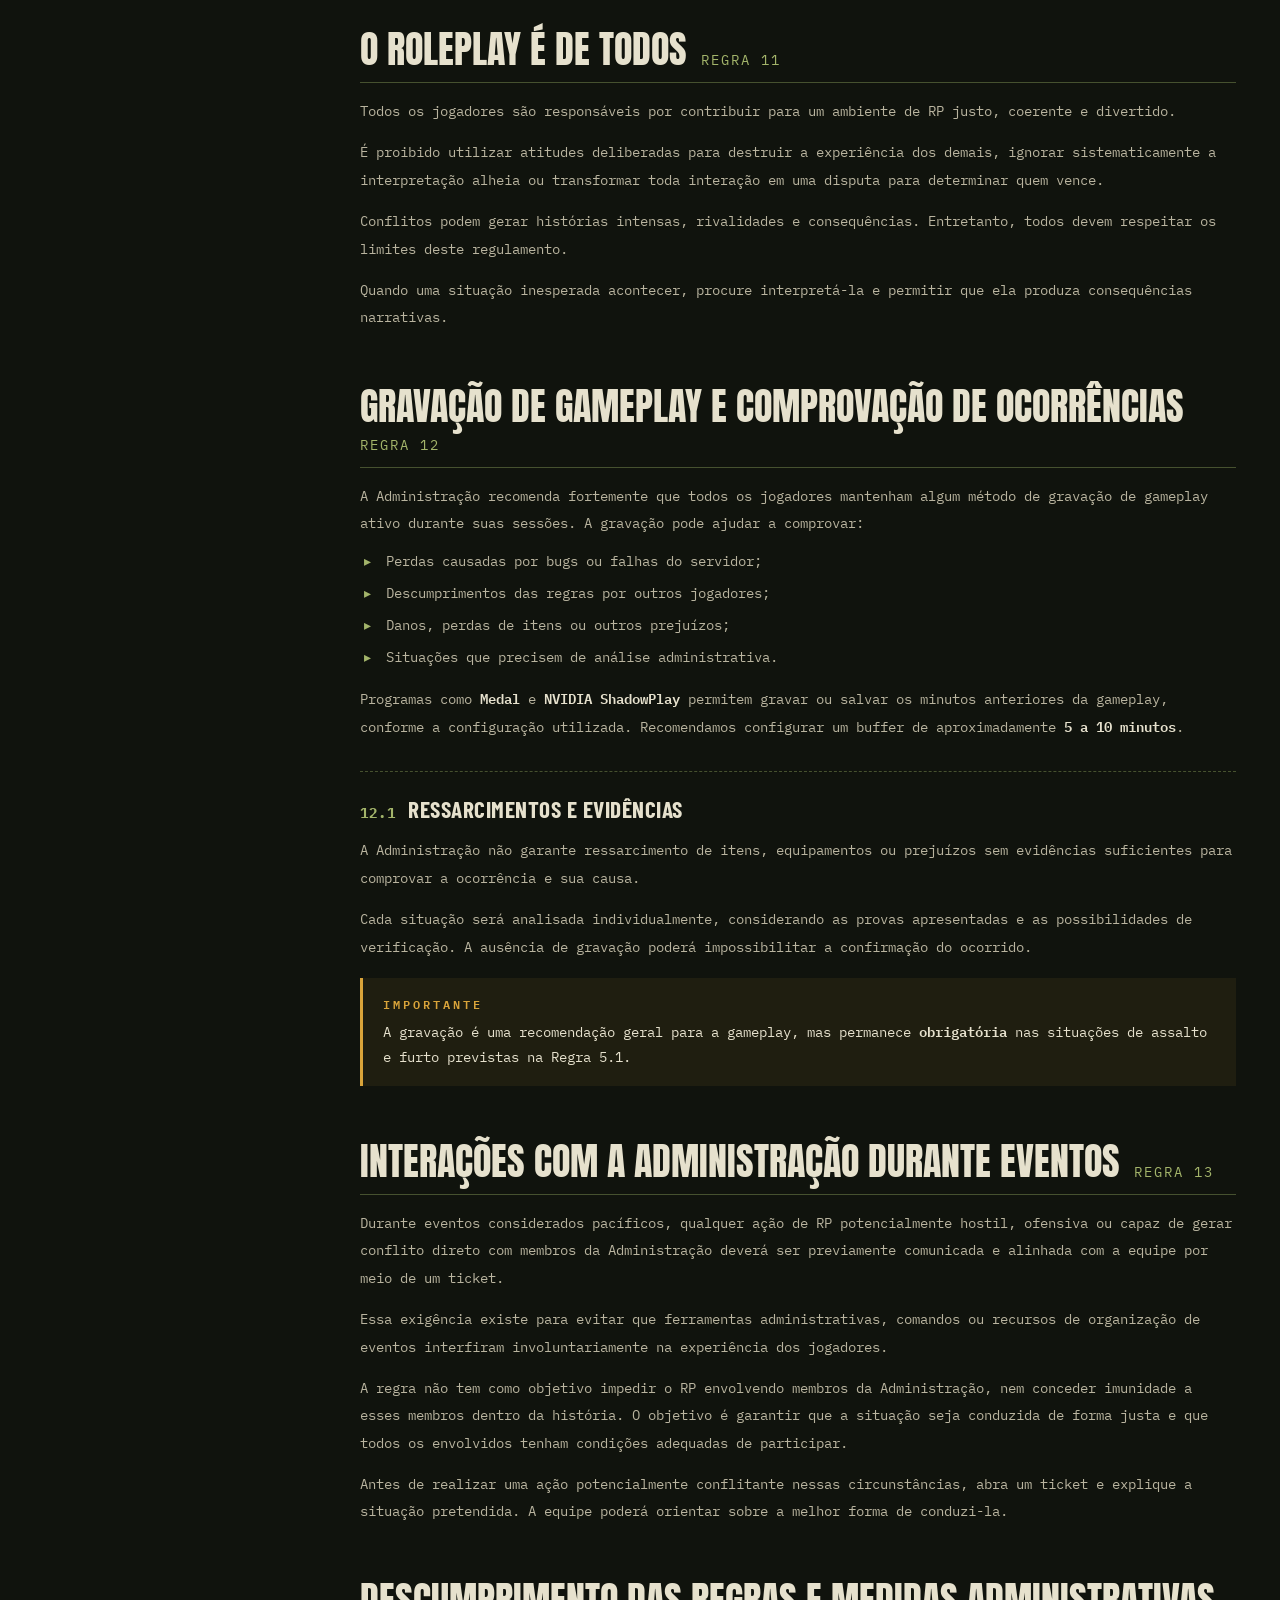
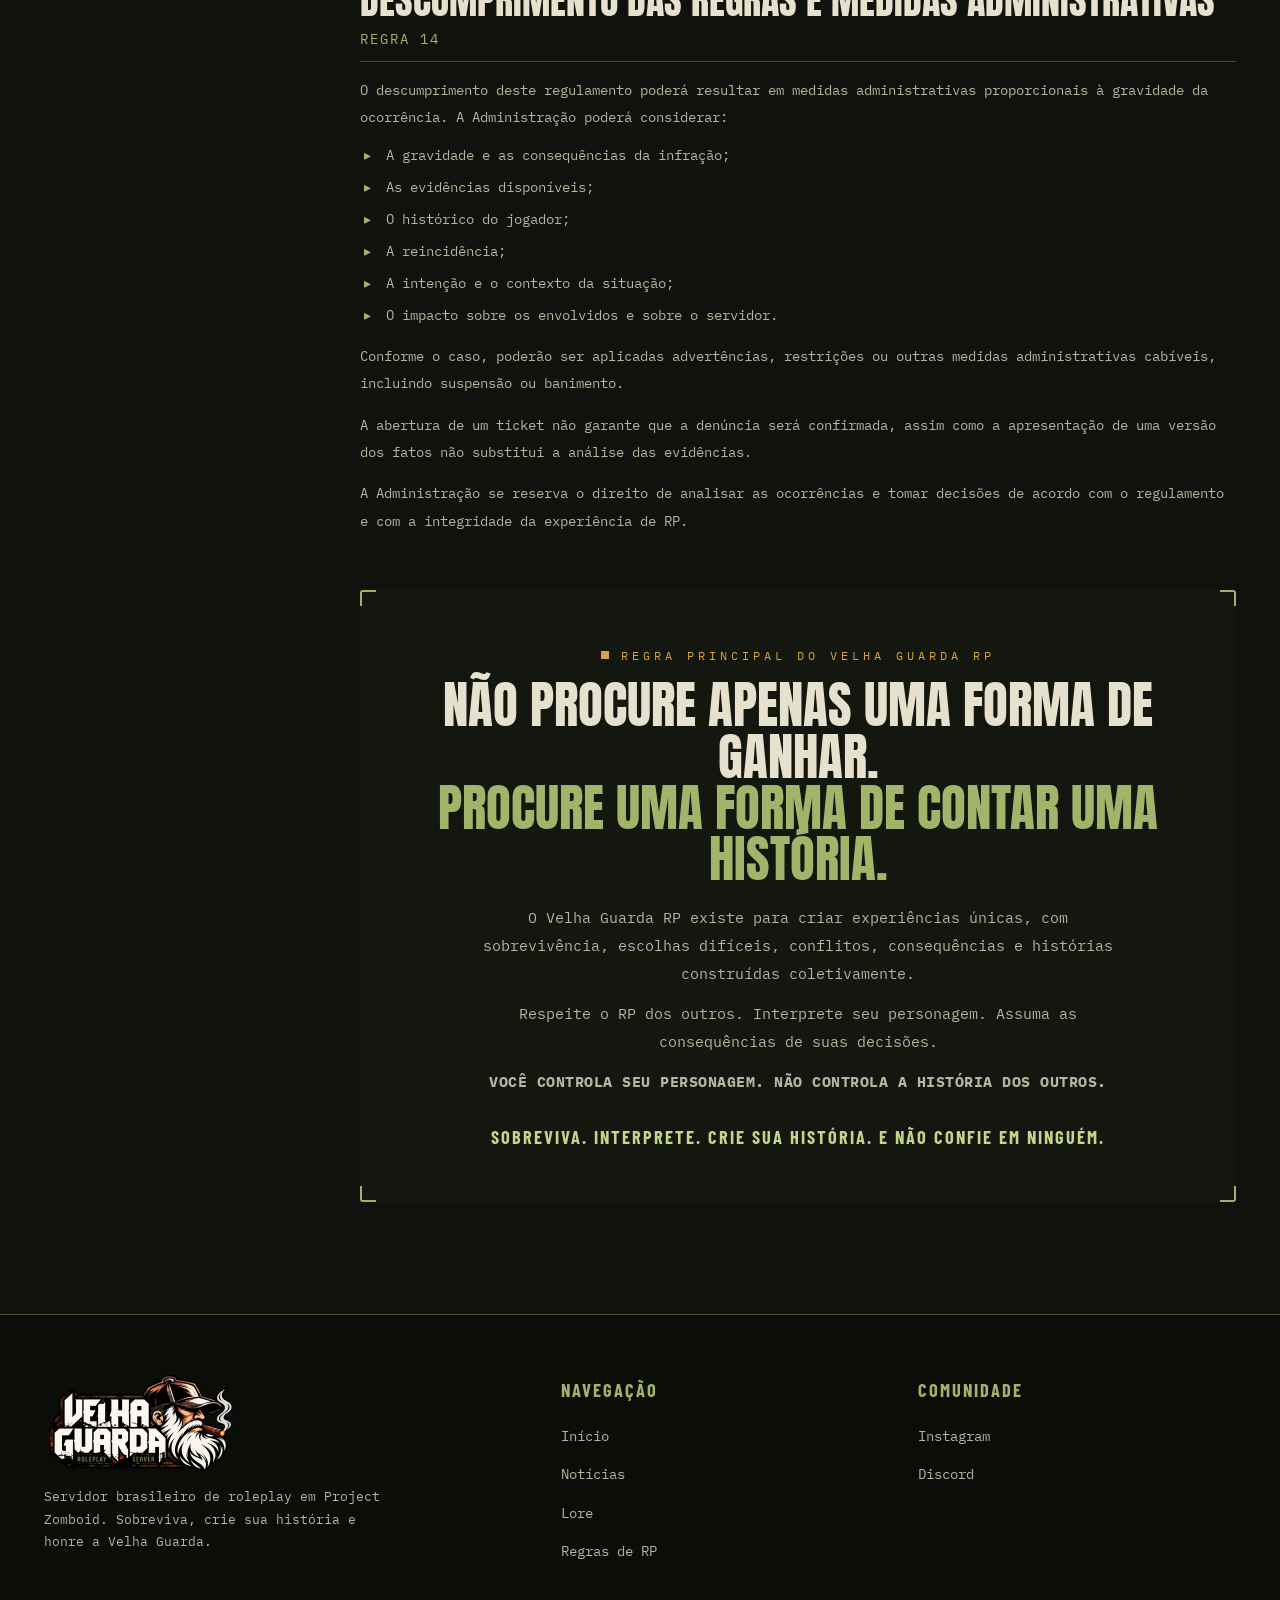
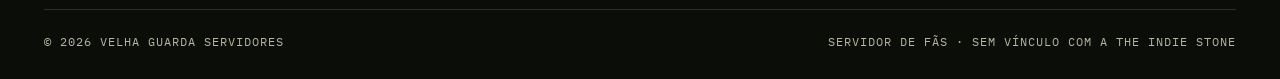
<file: regras.html>
<!DOCTYPE html>
<html lang="pt-BR">
<head>
<meta charset="UTF-8">
<meta name="viewport" content="width=device-width, initial-scale=1.0">
<title>Regras de RP | Velha Guarda</title>
<meta name="description" content="Regras de roleplay do Velha Guarda RP, servidor de Project Zomboid.">
<meta property="og:title" content="Regras de RP · Velha Guarda RP">
<meta property="og:description" content="Regulamento oficial de roleplay do Velha Guarda RP: metagaming, powergaming, assaltos, KOS, RDM, morte e permadeath.">
<meta property="og:image" content="https://velhaguardaservidores.com.br/img/og.jpg">
<meta property="og:type" content="website">
<meta property="og:url" content="https://velhaguardaservidores.com.br/regras.html">
<meta property="og:site_name" content="Velha Guarda RP">
<meta property="og:locale" content="pt_BR">
<meta name="twitter:card" content="summary_large_image">
<meta name="theme-color" content="#a3b46a">
<link rel="canonical" href="https://velhaguardaservidores.com.br/regras.html">
<link rel="icon" type="image/png" sizes="48x48" href="img/favicon-48.png">
<link rel="apple-touch-icon" href="img/apple-touch-icon.png">
<link rel="preconnect" href="https://fonts.googleapis.com">
<link rel="preconnect" href="https://fonts.gstatic.com" crossorigin>
<link href="https://fonts.googleapis.com/css2?family=Anton&family=Barlow+Condensed:wght@600;700&family=Barlow:wght@400;600&family=IBM+Plex+Mono:wght@400;600&display=swap" rel="stylesheet">
<link rel="stylesheet" href="css/style.css?v=16">
</head>
<body>
<a class="pular" href="#conteudo">Pular para o conteúdo</a>

<!-- Ícones usados no site -->
<svg width="0" height="0" style="position:absolute" aria-hidden="true">
  <defs>
    <symbol id="i-casa" viewBox="0 0 24 24" fill="none" stroke="currentColor" stroke-width="2" stroke-linejoin="round"><path d="M3 11 12 4l9 7v9h-6v-6H9v6H3z"/></symbol>
    <symbol id="i-info" viewBox="0 0 24 24" fill="none" stroke="currentColor" stroke-width="2" stroke-linecap="round"><rect x="3" y="3" width="18" height="18"/><path d="M12 11v6M12 7.5v.01"/></symbol>
    <symbol id="i-sistemas" viewBox="0 0 24 24" fill="none" stroke="currentColor" stroke-width="2" stroke-linecap="round"><circle cx="12" cy="12" r="3.5"/><path d="M12 2v3M12 19v3M2 12h3M19 12h3M4.9 4.9 7 7M17 17l2.1 2.1M4.9 19.1 7 17M17 7l2.1-2.1"/></symbol>
    <symbol id="i-radio" viewBox="0 0 24 24" fill="none" stroke="currentColor" stroke-width="2" stroke-linejoin="round"><rect x="3" y="9" width="18" height="12"/><path d="M7 9 17 3"/><circle cx="15.5" cy="15" r="2.5"/><path d="M6 13h4M6 17h4"/></symbol>
    <symbol id="i-pasta" viewBox="0 0 24 24" fill="none" stroke="currentColor" stroke-width="2" stroke-linejoin="round"><path d="M3 5h6l2 2h10v13H3z"/></symbol>
    <symbol id="i-lista" viewBox="0 0 24 24" fill="none" stroke="currentColor" stroke-width="2" stroke-linecap="round"><path d="M9 6h12M9 12h12M9 18h12M4 6h.01M4 12h.01M4 18h.01"/></symbol>
    <symbol id="i-chat" viewBox="0 0 24 24" fill="none" stroke="currentColor" stroke-width="2" stroke-linejoin="round"><path d="M4 4h16v12H10l-6 4z"/><path d="M9 10h.01M15 10h.01" stroke-linecap="round"/></symbol>
    <symbol id="i-insta" viewBox="0 0 24 24" fill="none" stroke="currentColor" stroke-width="2" stroke-linecap="round"><rect x="3" y="3" width="18" height="18" rx="5"/><circle cx="12" cy="12" r="4"/><path d="M17.5 6.5h.01"/></symbol>
    <symbol id="i-play" viewBox="0 0 24 24" fill="currentColor"><path d="M7 4v16l13-8z"/></symbol>
    <symbol id="i-bio" viewBox="0 0 24 24" fill="none" stroke="currentColor" stroke-width="1.8"><circle cx="12" cy="7" r="4"/><circle cx="7.5" cy="15" r="4"/><circle cx="16.5" cy="15" r="4"/><circle cx="12" cy="12.3" r="1.6" fill="currentColor"/></symbol>
    <symbol id="i-pessoas" viewBox="0 0 24 24" fill="none" stroke="currentColor" stroke-width="2" stroke-linecap="round"><circle cx="9" cy="8" r="3.5"/><path d="M2.5 20c0-3.6 2.9-6 6.5-6s6.5 2.4 6.5 6"/><circle cx="17" cy="8.5" r="2.5"/><path d="M17 13.5c2.6 0 4.5 1.9 4.5 4.8"/></symbol>
    <symbol id="i-mira" viewBox="0 0 24 24" fill="none" stroke="currentColor" stroke-width="2" stroke-linecap="round"><circle cx="12" cy="12" r="8"/><circle cx="12" cy="12" r="2"/><path d="M12 1v5M12 18v5M1 12h5M18 12h5"/></symbol>
    <symbol id="i-escudo" viewBox="0 0 24 24" fill="none" stroke="currentColor" stroke-width="2" stroke-linejoin="round"><path d="M12 3 4 6v6c0 5 3.5 8 8 9 4.5-1 8-4 8-9V6z"/><path d="m8.5 12 2.5 2.5 4.5-5"/></symbol>
    <symbol id="i-gas" viewBox="0 0 24 24" fill="none" stroke="currentColor" stroke-width="1.8" stroke-linecap="round" stroke-linejoin="round"><path d="M6 15a4 4 0 0 1 .5-8A5.5 5.5 0 0 1 17 7.5a3.75 3.75 0 0 1 1 7.4"/><path d="M8 19c1-1 2 1 3 0s2 1 3 0 2 1 3 0"/><path d="M7 15.5h10"/></symbol>
    <symbol id="i-cranio" viewBox="0 0 24 24" fill="none" stroke="currentColor" stroke-width="1.8" stroke-linecap="round" stroke-linejoin="round"><path d="M12 3a7 7 0 0 0-7 7v3l2 2v3h10v-3l2-2v-3a7 7 0 0 0-7-7z"/><circle cx="9" cy="11" r="1.6"/><circle cx="15" cy="11" r="1.6"/><path d="M10 18v3M14 18v3M12 14v1"/></symbol>
    <symbol id="i-cadeado" viewBox="0 0 24 24" fill="none" stroke="currentColor" stroke-width="1.8" stroke-linecap="round" stroke-linejoin="round"><rect x="4" y="11" width="16" height="10"/><path d="M8 11V7a4 4 0 0 1 8 0v4"/><path d="M9 16h.01M12 16h.01M15 16h.01"/></symbol>
    <symbol id="i-algema" viewBox="0 0 24 24" fill="none" stroke="currentColor" stroke-width="1.8" stroke-linecap="round" stroke-linejoin="round"><circle cx="7" cy="15" r="4"/><circle cx="17" cy="15" r="4"/><path d="M10.5 13 12 9l1.5 4"/><path d="M12 9V6"/></symbol>
    <symbol id="i-alerta" viewBox="0 0 24 24" fill="none" stroke="currentColor" stroke-width="2" stroke-linecap="round" stroke-linejoin="round"><path d="M12 3 2 20h20z"/><path d="M12 10v4M12 17v.01"/></symbol>
    <symbol id="i-temporada" viewBox="0 0 24 24" fill="none" stroke="currentColor" stroke-width="2" stroke-linecap="round" stroke-linejoin="round"><rect x="3" y="5" width="18" height="16"/><path d="M3 10h18M8 3v4M16 3v4"/><path d="m10 14 2 2 3-3.5"/></symbol>
  </defs>
</svg>

<header class="topo">
    <picture class="topo-gif" aria-hidden="true"><source srcset="img/sobrevivente.webp" type="image/webp"><img src="img/sobrevivente.gif" width="181" height="60" alt="" decoding="async"></picture>
  <div class="wrap">
    <a href="index.html" class="topo-logo" aria-label="Velha Guarda, página inicial"><picture><source srcset="img/logo-topo.webp" type="image/webp"><img src="img/logo-topo.png" width="129" height="66" alt="Velha Guarda RP"></picture></a>
    <button class="menu-botao" aria-label="Abrir menu" aria-expanded="false" aria-controls="menu-principal"><span></span></button>
    <ul class="menu" id="menu-principal">
      <li><a href="index.html"><svg class="ico"><use href="#i-casa"/></svg>Início</a></li>
      <li><a href="index.html#sobre"><svg class="ico"><use href="#i-info"/></svg>Sobre</a></li>
      <li><a href="index.html#sistemas"><svg class="ico"><use href="#i-sistemas"/></svg>Sistemas</a></li>
      <li><a href="index.html#noticias"><svg class="ico"><use href="#i-radio"/></svg>Notícias</a></li>
      <li><a href="lore.html"><svg class="ico"><use href="#i-pasta"/></svg>Lore</a></li>
      <li><a href="regras.html" class="ativo"><svg class="ico"><use href="#i-lista"/></svg>Regras</a></li>
      <li class="menu-cta"><a href="https://discord.gg/vVRFBYRUVg" target="_blank" rel="noopener" aria-label="Entrar no Discord (abre em nova aba)"><svg class="ico"><use href="#i-chat"/></svg>Discord</a></li>
    </ul>
  </div>
</header>

<main id="conteudo">

<section class="banner">
  <div class="wrap">
    <div class="migalha"><a href="index.html">Início</a> / Regras de RP</div>
    <span class="rotulo">Regulamento oficial // VGRP</span>
    <h1>Regras de <em>RP</em></h1>
    <p class="lead">Sobreviva. Interprete. Crie sua história. E não confie em ninguém.</p>
  </div>
</section>

<!-- =========================================================
     COMO EDITAR AS REGRAS
     Cada regra é um <div class="bloco-regras"> e cada sub-regra
     (5.1, 7.2...) é um <div class="subsecao">.
     Caixas especiais: <div class="caixa"><b>Exemplo</b>...</div>
                       <div class="caixa importante"><b>Importante</b>...</div>
     Ao criar uma regra nova, adicione também o link no índice (<ol>).
     ========================================================= -->
<section class="secao secao-textura textura-regras">
  <div class="wrap duas-colunas">
    <aside class="indice cantos">
      <h4>// Índice</h4>
      <ol>
        <li><a href="#interpretacao">Interpretação de personagem</a></li>
        <li><a href="#metagaming">Metagaming e conhecimento do personagem</a></li>
        <li><a href="#powergaming">Powergaming</a></li>
        <li><a href="#comunicacao">Comunicação externa</a></li>
        <li><a href="#assaltos">Assaltos, roubos, furtos e invasões</a></li>
        <li><a href="#valor-vida">Valor à vida</a></li>
        <li><a href="#morte">Morte e Permadeath (PD)</a></li>
        <li><a href="#combates">Combates e hostilidade sem motivação</a></li>
        <li><a href="#saida">Saída do servidor durante o RP</a></li>
        <li><a href="#bugs">Abuso de bugs e exploração de falhas</a></li>
        <li><a href="#rp-de-todos">O roleplay é de todos</a></li>
        <li><a href="#gravacao">Gravação de gameplay e comprovação de ocorrências</a></li>
        <li><a href="#eventos">Interações com a Administração durante eventos</a></li>
        <li><a href="#medidas">Descumprimento das regras e medidas administrativas</a></li>
        <li><a href="#regra-principal">Regra principal</a></li>
      </ol>
    </aside>
    <div>
      <div class="intro-regras cantos">
        <p>O <strong>Velha Guarda RP (VGRP)</strong> é um servidor de Project Zomboid focado na interpretação de personagens, na sobrevivência e na construção de histórias em um mundo hostil.</p>
        <p>O <strong>Roleplay (RP)</strong> consiste em interpretar um personagem respeitando sua personalidade, história, conhecimentos, limitações e experiências dentro do universo do servidor.</p>
        <p>O objetivo não é simplesmente vencer confrontos, acumular itens ou eliminar adversários. O objetivo é <strong>construir uma história com consequências reais dentro do RP</strong>.</p>
      </div>
      <div class="aviso"><svg><use href="#i-alerta"/></svg><span>Ao permanecer no servidor, todos os jogadores devem conhecer e respeitar este regulamento.</span></div>

      <div class="bloco-regras" id="interpretacao">
        <h2>Interpretação de personagem <span>REGRA 01</span></h2>
        <p>Todo jogador deve interpretar seu personagem de maneira coerente com sua história, personalidade, conhecimentos e limitações.</p>
        <p>Durante o RP, considere:</p>
        <ul class="lista-regra">
          <li>A personalidade e o histórico do personagem;</li>
          <li>Seus conhecimentos e experiências;</li>
          <li>Seus medos, limitações e condições físicas;</li>
          <li>Os acontecimentos que presenciou dentro do jogo;</li>
          <li>As consequências de suas decisões e ações.</li>
        </ul>
        <p>Não interprete seu personagem como se ele tivesse acesso a informações ou conhecimentos que nunca adquiriu.</p>
        <p class="frase-final">Lembre-se: você controla seu personagem, mas não controla a história dos outros.</p>
      </div>
      <div class="bloco-regras" id="metagaming">
        <h2>Metagaming e conhecimento do personagem <span>REGRA 02</span></h2>
        <p><strong>Metagaming</strong> é utilizar informações obtidas fora do RP para beneficiar seu personagem dentro do jogo.</p>
        <p>É proibido utilizar informações provenientes de:</p>
        <ul class="lista-regra">
          <li>Discord, WhatsApp ou outros aplicativos;</li>
          <li>Lives, streams ou transmissões de outros jogadores;</li>
          <li>Mensagens privadas ou conversas externas;</li>
          <li>Informações compartilhadas por terceiros fora do jogo;</li>
          <li>Qualquer fonte à qual o personagem não teria acesso dentro da história.</li>
        </ul>
        <p>O personagem só poderá agir com base em informações que tenha descoberto, presenciado ou recebido por meios válidos dentro do RP.</p>
        <div class="caixa"><b>Exemplo</b>Você descobre pelo Discord que outro jogador está escondido em determinada residência. Seu personagem não recebeu essa informação dentro do jogo. Ir diretamente até o local para encontrá-lo configura Metagaming.</div>
        <p>Esta regra também se aplica à criação de novos personagens e continua válida após a morte de um personagem anterior.</p>
      </div>
      <div class="bloco-regras" id="powergaming">
        <h2>Powergaming <span>REGRA 03</span></h2>
        <p><strong>Powergaming</strong> é forçar situações, abusar das mecânicas do jogo ou realizar ações que retirem injustamente a possibilidade de reação e interpretação de outros jogadores.</p>
        <p>São exemplos de Powergaming:</p>
        <ul class="lista-regra">
          <li>Impor ações a outro personagem sem permitir qualquer possibilidade razoável de reação;</li>
          <li>Ignorar consequências físicas ou lógicas de uma situação;</li>
          <li>Realizar ações incompatíveis com as capacidades do personagem;</li>
          <li>Utilizar mecânicas do jogo para obter vantagens que não seriam plausíveis dentro do RP;</li>
          <li>Tratar limitações, ferimentos ou situações de risco como se não existissem.</li>
        </ul>
        <p>As ações devem permitir que os envolvidos participem da situação e interpretem suas consequências de maneira coerente.</p>
      </div>
      <div class="bloco-regras" id="comunicacao">
        <h2>Comunicação externa <span>REGRA 04</span></h2>
        <p>Durante a jogatina, é proibido utilizar meios externos de comunicação para transmitir informações que influenciem situações de RP.</p>
        <p>Isso inclui chamadas, mensagens, transmissões e outros meios utilizados para coordenar ações entre personagens sem uma forma válida de comunicação dentro do jogo.</p>
        <p>Durante uma situação de RP, utilize os meios de comunicação disponíveis no jogo, respeitando suas limitações e o contexto da situação.</p>
        <div class="caixa"><b>Exemplo</b>Um jogador identifica pessoas armadas na entrada de uma base e avisa seus amigos por uma chamada no Discord. Os personagens desses amigos não podem agir com base nessa informação se não a receberam legitimamente dentro do RP.</div>
        <p>A comunicação externa pode ser utilizada para assuntos administrativos, suporte e organização fora do RP, desde que não seja usada para obter vantagens dentro do jogo.</p>
      </div>
      <div class="bloco-regras" id="assaltos">
        <h2>Assaltos, roubos, furtos e invasões <span>REGRA 05</span></h2>
        <p>Toda ação contra outro jogador ou seu patrimônio deverá possuir uma motivação coerente dentro do RP. Não é permitido iniciar assaltos, furtos ou invasões exclusivamente para conseguir itens, testar equipamentos ou prejudicar outros jogadores.</p>
        <p>São exemplos de motivações que podem justificar essas ações:</p>
        <ul class="lista-regra">
          <li>Recuperar algo que foi roubado;</li>
          <li>Obter informações relevantes para uma história;</li>
          <li>Resolver um conflito desenvolvido dentro do RP;</li>
          <li>Realizar uma cobrança ou exigir explicações;</li>
          <li>Buscar recursos necessários para um objetivo específico;</li>
          <li>Desenvolver uma rivalidade ou consequência de acontecimentos anteriores.</li>
        </ul>
        <p>A existência de uma motivação não autoriza qualquer tipo de ação. A abordagem e suas consequências também devem respeitar as demais regras do servidor.</p>
        <div class="subsecao" id="regra-5-1">
          <h3><span>5.1</span>Gravação e validação das ações</h3>
          <p>Todo assalto ou furto realizado contra outro jogador deverá ser <strong>gravado</strong> e encaminhado à Administração por meio de um ticket de suporte.</p>
          <p>O responsável pela ação deverá apresentar:</p>
          <ul class="lista-regra">
            <li>A gravação da ocorrência;</li>
            <li>O motivo e o contexto da ação dentro do RP;</li>
            <li>Trechos suficientes para que a Administração compreenda os acontecimentos;</li>
            <li>Outras informações ou evidências solicitadas pela equipe, quando necessárias.</li>
          </ul>
          <p>A gravação deverá apresentar, sempre que possível, o contexto anterior, a abordagem, o desenvolvimento da situação e seu desfecho. Trechos isolados que impeçam a compreensão dos acontecimentos poderão ser considerados insuficientes para a análise.</p>
          <p>A Administração avaliará se a ação respeitou o regulamento. O envio da gravação não representa aprovação automática do assalto ou furto.</p>
          <div class="caixa importante"><b>Importante</b>Ações sem gravação ou sem evidências suficientes poderão ser consideradas não comprovadas ou irregulares. O descumprimento desta obrigação poderá resultar em advertência ou outras medidas administrativas, conforme a gravidade da ocorrência.</div>
        </div>
        <div class="subsecao" id="regra-5-2">
          <h3><span>5.2</span>Sobrevivência da vítima</h3>
          <p>Após um assalto, a vítima não poderá ser deixada completamente sem condições de continuar sua sobrevivência.</p>
          <p>O assaltante deverá deixar <strong>água e comida suficientes para aproximadamente um dia</strong> de sobrevivência dentro do jogo, considerando as circunstâncias da situação.</p>
          <p>A regra não obriga o assaltante a preservar todos os recursos da vítima, mas impede que o roubo seja utilizado exclusivamente para inviabilizar sua continuidade no servidor.</p>
          <p class="frase-final">O objetivo é criar uma situação de RP, não eliminar a experiência de outro jogador.</p>
        </div>
        <div class="subsecao" id="regra-5-3">
          <h3><span>5.3</span>Invasões e conflitos entre jogadores</h3>
          <p>Invasões, perseguições e ataques a bases ou propriedades deverão possuir uma justificativa válida dentro do RP.</p>
          <p>Não é permitido invadir ou atacar alguém simplesmente porque:</p>
          <ul class="lista-regra">
            <li>Você sabe que o jogador possui itens valiosos;</li>
            <li>Deseja conseguir recursos ou equipamentos;</li>
            <li>Está entediado ou quer testar uma arma;</li>
            <li>Descobriu a localização da pessoa por meios externos;</li>
            <li>Deseja iniciar um conflito sem qualquer contexto dentro da história.</li>
          </ul>
          <p>A motivação deverá ser compatível com a gravidade da ação. Um desentendimento simples não deve ser utilizado automaticamente como justificativa para destruir uma base ou eliminar um personagem.</p>
        </div>
        <div class="subsecao" id="regra-5-4">
          <h3><span>5.4</span>Reação da vítima durante assaltos</h3>
          <p>Durante um assalto, a vítima poderá reagir à abordagem, assumindo os riscos e as consequências de sua decisão.</p>
          <p>Caso a vítima reaja e o assaltante seja morto em decorrência dessa reação, <strong>o personagem do assaltante sofrerá Permadeath (PD)</strong>.</p>
          <p>Essa regra representa o risco assumido por quem decide realizar um assalto contra outro sobrevivente. Antes de iniciar a abordagem, o jogador deverá estar ciente de que a vítima poderá reagir e de que a morte de seu personagem poderá representar o encerramento definitivo de sua história.</p>
          <p>A aplicação do PD deverá respeitar as evidências da ocorrência e a análise da Administração, especialmente para confirmar que a morte aconteceu no contexto da reação da vítima durante o assalto.</p>
        </div>
        <div class="subsecao" id="regra-5-5">
          <h3><span>5.5</span>Defesa de propriedade durante invasões</h3>
          <p>Durante uma invasão a uma base ou propriedade, o proprietário ou os moradores legítimos poderão <strong>abrir fogo contra os invasores a qualquer momento</strong>, sem a necessidade de interação ou aviso prévio.</p>
          <p>A invasão de uma propriedade constitui uma situação de ameaça à segurança dos ocupantes e de seu patrimônio. Portanto, o proprietário não será obrigado a iniciar uma conversa, emitir advertências ou negociar com os invasores antes de reagir.</p>
          <p>Essa autorização aplica-se exclusivamente ao contexto de uma invasão efetiva à propriedade. O simples fato de um jogador passar próximo à base, permanecer nas proximidades ou circular pela região não caracteriza, por si só, uma invasão.</p>
          <p>A defesa da propriedade deverá ocorrer dentro do contexto da invasão e não poderá ser utilizada como justificativa para perseguir ou atacar jogadores sem relação com a ocorrência.</p>
          <div class="caixa importante"><b>Importante</b>A ausência de obrigação de interação prévia para defender a base não elimina a necessidade de respeitar as demais regras do servidor. A Administração poderá analisar as circunstâncias e as evidências apresentadas em caso de denúncia.</div>
        </div>
      </div>
      <div class="bloco-regras" id="valor-vida">
        <h2>Valor à vida <span>REGRA 06</span></h2>
        <p>Seu personagem deve demonstrar preocupação com a própria sobrevivência, considerando que vive em um mundo hostil no qual ferimentos e mortes podem ter consequências graves.</p>
        <p>São comportamentos incompatíveis com esta regra:</p>
        <ul class="lista-regra">
          <li>Enfrentar grupos armados sozinho sem justificativa plausível;</li>
          <li>Ignorar ameaças sérias sem considerar os riscos;</li>
          <li>Colocar-se deliberadamente em perigo apenas por diversão;</li>
          <li>Agir como se o personagem fosse imortal;</li>
          <li>Desconsiderar completamente a superioridade numérica ou armamentista de seus adversários.</li>
        </ul>
        <p>Valorizar a vida não significa evitar todo confronto. Significa interpretar os riscos de acordo com a situação e com as características do personagem.</p>
      </div>
      <div class="bloco-regras" id="morte">
        <h2>Morte e Permadeath (PD) <span>REGRA 07</span></h2>
        <p>No Velha Guarda RP, existem duas possibilidades distintas: <strong>Morte</strong> e <strong>Permadeath (PD)</strong>.</p>
        <div class="subsecao" id="regra-7-1">
          <h3><span>7.1</span>Morte comum</h3>
          <p>A morte comum não representa o encerramento definitivo da história do personagem.</p>
          <p>Para fins de RP, considere que o personagem ficou inconsciente e, ao retornar, <strong>perdeu a memória dos 30 minutos anteriores à morte</strong>.</p>
          <p>Após retornar ao jogo:</p>
          <ul class="lista-regra">
            <li>Não poderá se lembrar dos acontecimentos ocorridos nesse intervalo;</li>
            <li>Não poderá buscar vingança com base em informações que perdeu;</li>
            <li>Não poderá retornar ao local da morte quando ela tiver sido causada por outro jogador;</li>
            <li>Não poderá tentar recuperar itens ou interferir na situação com base em informações que não recorda.</li>
          </ul>
          <p>A perda de memória deve ser respeitada mesmo que o jogador, fora do personagem, saiba exatamente o que aconteceu.</p>
          <p class="frase-final">Você sobreviveu, mas não se lembra de tudo o que aconteceu.</p>
        </div>
        <div class="subsecao" id="regra-7-2">
          <h3><span>7.2</span>Permadeath (PD)</h3>
          <p>O Permadeath representa o fim definitivo da história de um personagem.</p>
          <p>Quando um PD é aplicado, o personagem é considerado morto dentro da história e não poderá mais ser utilizado pelo jogador.</p>
          <p>O jogador deverá criar um novo personagem, com nova identidade, história, relações e experiências.</p>
          <p>O novo personagem não poderá herdar automaticamente os conhecimentos, contatos, rivalidades, informações ou recursos narrativos do personagem anterior.</p>
        </div>
        <div class="subsecao" id="regra-7-3">
          <h3><span>7.3</span>Solicitação de Permadeath</h3>
          <p>Toda solicitação de PD deverá ser encaminhada à Administração por meio de um ticket.</p>
          <ul class="lista-regra">
            <li><strong>PD próprio:</strong> o jogador poderá solicitar o encerramento definitivo de seu próprio personagem.</li>
            <li><strong>PD de outro personagem:</strong> o solicitante deverá apresentar uma justificativa plausível, com contexto e construção de RP que sustentem a solicitação.</li>
          </ul>
          <p>O PD não deverá ser utilizado como ferramenta de vingança pessoal, obtenção de loot ou eliminação arbitrária de outro jogador.</p>
        </div>
        <div class="subsecao" id="regra-7-4">
          <h3><span>7.4</span>Análise e decisão da Administração</h3>
          <p>A solicitação não garante aprovação automática. A Administração avaliará fatores como:</p>
          <ul class="lista-regra">
            <li>A construção e a evolução do RP;</li>
            <li>A motivação apresentada;</li>
            <li>O contexto e o histórico dos personagens envolvidos;</li>
            <li>A coerência da situação;</li>
            <li>O impacto do encerramento na história dos envolvidos.</li>
          </ul>
          <p>A Administração poderá aprovar ou recusar a solicitação. Sua decisão deverá ser respeitada.</p>
          <p class="frase-final">Permadeath não é uma ferramenta para vencer uma disputa. É o encerramento de uma história.</p>
        </div>
      </div>
      <div class="bloco-regras" id="combates">
        <h2>Combates e hostilidade sem motivação <span>REGRA 08</span></h2>
        <p>É proibido atacar, ferir ou matar outro jogador sem uma justificativa coerente dentro do RP.</p>
        <p>Confrontos devem surgir de situações interpretadas e de acontecimentos que forneçam contexto à hostilidade.</p>
        <p>Não são justificativas válidas, por si só:</p>
        <ul class="lista-regra">
          <li>Querer testar armas ou equipamentos em outro jogador;</li>
          <li>Desejar conseguir loot;</li>
          <li>Estar entediado;</li>
          <li>Querer provocar confrontos sem contexto;</li>
          <li>Ter informações obtidas fora do jogo.</li>
        </ul>
        <p>O fato de dois personagens se encontrarem não significa que um confronto deva acontecer. Ameaças, negociações, perseguições, desconfianças e conflitos podem ser desenvolvidos por meio da interpretação.</p>
        <div class="subsecao" id="regra-8-1">
          <h3><span>8.1</span>KOS (Kill on Sight)</h3>
          <p><strong>KOS</strong> é matar ou tentar matar outro jogador imediatamente ao avistá-lo, sem abordagem, contexto ou desenvolvimento prévio de RP que justifique a agressão.</p>
          <p><strong>O KOS é proibido no Velha Guarda RP.</strong></p>
          <p>Toda ação hostil contra outro jogador deverá possuir uma motivação coerente dentro do RP e estar inserida em um contexto que justifique a ação. O simples fato de encontrar outro jogador, desconfiar dele ou desejar seus equipamentos não autoriza um ataque.</p>
          <p>Antes de iniciar uma ação hostil, o jogador deverá construir uma situação de RP compatível com o contexto, permitindo que a interação se desenvolva de maneira coerente.</p>
          <p>São exemplos de KOS:</p>
          <ul class="lista-regra">
            <li>Atirar em um jogador assim que avistá-lo, sem qualquer contexto de RP;</li>
            <li>Matar alguém apenas por estar armado ou carregando itens valiosos;</li>
            <li>Eliminar jogadores desconhecidos simplesmente por se aproximarem de uma base;</li>
            <li>Atacar alguém apenas por pertencer a um grupo ou facção, sem uma motivação válida dentro da história.</li>
          </ul>
          <div class="caixa importante"><b>Importante</b>Possuir uma rivalidade ou um conflito anterior não autoriza automaticamente qualquer ataque. A ação deverá respeitar as demais regras do servidor e possuir um contexto válido.</div>
          <p>O objetivo desta regra não é impedir confrontos, mas garantir que eles sejam consequência de histórias e interações, e não de ataques aleatórios.</p>
        </div>
        <div class="subsecao" id="regra-8-2">
          <h3><span>8.2</span>RDM (Random Deathmatch)</h3>
          <p><strong>RDM</strong> é atacar, ferir ou matar outro jogador sem uma motivação válida dentro do RP, transformando a violência em uma ação aleatória e sem contexto narrativo.</p>
          <p><strong>O RDM é proibido no Velha Guarda RP.</strong></p>
          <p>Toda agressão deverá possuir uma justificativa coerente com os acontecimentos dentro do jogo. A vontade pessoal do jogador de conseguir loot, testar uma arma, provocar alguém ou iniciar um combate não constitui, por si só, uma justificativa válida.</p>
          <p>São exemplos de RDM:</p>
          <ul class="lista-regra">
            <li>Matar um jogador aleatório sem qualquer interação ou contexto de RP;</li>
            <li>Atirar em alguém apenas porque ele apareceu na sua frente;</li>
            <li>Ferir ou matar outro jogador por diversão;</li>
            <li>Iniciar um confronto letal sem motivação compatível com a situação;</li>
            <li>Utilizar um pequeno desentendimento como pretexto para uma agressão sem proporção ou contexto plausível.</li>
          </ul>
          <p>Conflitos legítimos, como rivalidades desenvolvidas dentro do RP, disputas por acontecimentos anteriores ou ações decorrentes de uma história, poderão resultar em confrontos, desde que respeitem as demais regras do servidor.</p>
          <p class="frase-final">A existência de um conflito não elimina a necessidade de interpretar a situação.</p>
        </div>
        <div class="subsecao" id="regra-8-3">
          <h3><span>8.3</span>RVM (Random Vehicle Murder)</h3>
          <p><strong>RVM</strong> é utilizar um veículo para atropelar, atingir ou matar intencionalmente outro jogador sem uma motivação válida dentro do RP.</p>
          <p><strong>O RVM é proibido no Velha Guarda RP.</strong></p>
          <p>Veículos devem ser utilizados de maneira coerente com a situação e com a interpretação do personagem. Não é permitido transformar um veículo em uma arma para atacar jogadores aleatoriamente ou obter vantagens indevidas.</p>
          <p>São exemplos de RVM:</p>
          <ul class="lista-regra">
            <li>Atropelar deliberadamente um jogador apenas por encontrá-lo na estrada;</li>
            <li>Utilizar um veículo para matar alguém sem qualquer contexto de RP;</li>
            <li>Acelerar contra um grupo de jogadores apenas para causar mortes ou provocar confusão;</li>
            <li>Utilizar repetidamente o veículo para atingir jogadores sem uma justificativa coerente dentro da história.</li>
          </ul>
        </div>
      </div>
      <div class="bloco-regras" id="saida">
        <h2>Saída do servidor durante o RP <span>REGRA 09</span></h2>
        <p>É proibido sair deliberadamente do servidor para evitar as consequências de uma situação de RP. Isso inclui desconectar para escapar de:</p>
        <ul class="lista-regra">
          <li>Um assalto ou abordagem;</li>
          <li>Uma perseguição;</li>
          <li>Um confronto em andamento;</li>
          <li>Uma tentativa de invasão;</li>
          <li>Uma prisão ou outra consequência interpretada;</li>
          <li>Qualquer situação hostil na qual o personagem esteja envolvido.</li>
        </ul>
        <p>Problemas de conexão, falhas técnicas ou desconexões involuntárias deverão ser comunicados à Administração quando necessário.</p>
        <p>Sempre que possível, o jogador deverá apresentar evidências da desconexão involuntária e retornar à situação quando for viável, seguindo as orientações da equipe.</p>
      </div>
      <div class="bloco-regras" id="bugs">
        <h2>Abuso de bugs e exploração de falhas <span>REGRA 10</span></h2>
        <p>É proibido explorar bugs, falhas ou comportamentos inesperados do jogo ou dos mods para obter vantagens indevidas. Isso inclui utilizar falhas para:</p>
        <ul class="lista-regra">
          <li>Duplicar itens ou recursos;</li>
          <li>Acessar áreas ou propriedades indevidamente;</li>
          <li>Contornar fechaduras, sistemas de segurança ou restrições;</li>
          <li>Obter invulnerabilidade ou vantagens indevidas;</li>
          <li>Prejudicar outros jogadores ou a economia do servidor.</li>
        </ul>
        <p>Ao identificar uma falha relevante, o jogador deverá comunicar a Administração por meio de um ticket, fornecendo informações e evidências sempre que possível.</p>
        <p>Não explore nem divulgue publicamente métodos de abuso que possam comprometer o servidor.</p>
      </div>
      <div class="bloco-regras" id="rp-de-todos">
        <h2>O roleplay é de todos <span>REGRA 11</span></h2>
        <p>Todos os jogadores são responsáveis por contribuir para um ambiente de RP justo, coerente e divertido.</p>
        <p>É proibido utilizar atitudes deliberadas para destruir a experiência dos demais, ignorar sistematicamente a interpretação alheia ou transformar toda interação em uma disputa para determinar quem vence.</p>
        <p>Conflitos podem gerar histórias intensas, rivalidades e consequências. Entretanto, todos devem respeitar os limites deste regulamento.</p>
        <p>Quando uma situação inesperada acontecer, procure interpretá-la e permitir que ela produza consequências narrativas.</p>
      </div>
      <div class="bloco-regras" id="gravacao">
        <h2>Gravação de gameplay e comprovação de ocorrências <span>REGRA 12</span></h2>
        <p>A Administração recomenda fortemente que todos os jogadores mantenham algum método de gravação de gameplay ativo durante suas sessões. A gravação pode ajudar a comprovar:</p>
        <ul class="lista-regra">
          <li>Perdas causadas por bugs ou falhas do servidor;</li>
          <li>Descumprimentos das regras por outros jogadores;</li>
          <li>Danos, perdas de itens ou outros prejuízos;</li>
          <li>Situações que precisem de análise administrativa.</li>
        </ul>
        <p>Programas como <strong>Medal</strong> e <strong>NVIDIA ShadowPlay</strong> permitem gravar ou salvar os minutos anteriores da gameplay, conforme a configuração utilizada. Recomendamos configurar um buffer de aproximadamente <strong>5 a 10 minutos</strong>.</p>
        <div class="subsecao" id="regra-12-1">
          <h3><span>12.1</span>Ressarcimentos e evidências</h3>
          <p>A Administração não garante ressarcimento de itens, equipamentos ou prejuízos sem evidências suficientes para comprovar a ocorrência e sua causa.</p>
          <p>Cada situação será analisada individualmente, considerando as provas apresentadas e as possibilidades de verificação. A ausência de gravação poderá impossibilitar a confirmação do ocorrido.</p>
          <div class="caixa importante"><b>Importante</b>A gravação é uma recomendação geral para a gameplay, mas permanece <strong>obrigatória</strong> nas situações de assalto e furto previstas na Regra 5.1.</div>
        </div>
      </div>
      <div class="bloco-regras" id="eventos">
        <h2>Interações com a Administração durante eventos <span>REGRA 13</span></h2>
        <p>Durante eventos considerados pacíficos, qualquer ação de RP potencialmente hostil, ofensiva ou capaz de gerar conflito direto com membros da Administração deverá ser previamente comunicada e alinhada com a equipe por meio de um ticket.</p>
        <p>Essa exigência existe para evitar que ferramentas administrativas, comandos ou recursos de organização de eventos interfiram involuntariamente na experiência dos jogadores.</p>
        <p>A regra não tem como objetivo impedir o RP envolvendo membros da Administração, nem conceder imunidade a esses membros dentro da história. O objetivo é garantir que a situação seja conduzida de forma justa e que todos os envolvidos tenham condições adequadas de participar.</p>
        <p>Antes de realizar uma ação potencialmente conflitante nessas circunstâncias, abra um ticket e explique a situação pretendida. A equipe poderá orientar sobre a melhor forma de conduzi-la.</p>
      </div>
      <div class="bloco-regras" id="medidas">
        <h2>Descumprimento das regras e medidas administrativas <span>REGRA 14</span></h2>
        <p>O descumprimento deste regulamento poderá resultar em medidas administrativas proporcionais à gravidade da ocorrência. A Administração poderá considerar:</p>
        <ul class="lista-regra">
          <li>A gravidade e as consequências da infração;</li>
          <li>As evidências disponíveis;</li>
          <li>O histórico do jogador;</li>
          <li>A reincidência;</li>
          <li>A intenção e o contexto da situação;</li>
          <li>O impacto sobre os envolvidos e sobre o servidor.</li>
        </ul>
        <p>Conforme o caso, poderão ser aplicadas advertências, restrições ou outras medidas administrativas cabíveis, incluindo suspensão ou banimento.</p>
        <p>A abertura de um ticket não garante que a denúncia será confirmada, assim como a apresentação de uma versão dos fatos não substitui a análise das evidências.</p>
        <p>A Administração se reserva o direito de analisar as ocorrências e tomar decisões de acordo com o regulamento e com a integridade da experiência de RP.</p>
      </div>

      <div class="regra-principal cantos" id="regra-principal">
        <span class="rotulo">Regra principal do Velha Guarda RP</span>
        <h2>Não procure apenas uma forma de ganhar.<br><em>Procure uma forma de contar uma história.</em></h2>
        <p>O Velha Guarda RP existe para criar experiências únicas, com sobrevivência, escolhas difíceis, conflitos, consequências e histórias construídas coletivamente.</p>
        <p>Respeite o RP dos outros. Interprete seu personagem. Assuma as consequências de suas decisões.</p>
        <p class="frase-final">Você controla seu personagem. Não controla a história dos outros.</p>
        <div class="assinatura">Sobreviva. Interprete. Crie sua história. E não confie em ninguém.</div>
      </div>
    </div>
  </div>
</section>

</main>

<!-- ===================== RODAPÉ ===================== -->
<footer class="rodape">
  <div class="wrap">
    <div class="rodape-grade">
      <div>
        <picture><source srcset="img/logo-rodape.webp" type="image/webp"><img src="img/logo-small.png" width="190" height="97" alt="Velha Guarda RP" loading="lazy"></picture>
        <p>Servidor brasileiro de roleplay em Project Zomboid. Sobreviva, crie sua história e honre a Velha Guarda.</p>
      </div>
      <div>
        <h4>Navegação</h4>
        <ul>
          <li><a href="index.html">Início</a></li>
          <li><a href="index.html#noticias">Notícias</a></li>
          <li><a href="lore.html">Lore</a></li>
          <li><a href="regras.html">Regras de RP</a></li>
        </ul>
      </div>
      <div>
        <h4>Comunidade</h4>
        <ul>
          <li><a href="https://www.instagram.com/velhaguardaservidores/" target="_blank" rel="noopener">Instagram</a></li>
          <li><a href="https://discord.gg/vVRFBYRUVg" target="_blank" rel="noopener">Discord</a></li>
        </ul>
      </div>
    </div>
    <div class="rodape-base">
      <span>© <span data-ano></span> Velha Guarda Servidores</span>
      <span>Servidor de fãs · sem vínculo com a The Indie Stone</span>
    </div>
  </div>
</footer>

<canvas class="gas" aria-hidden="true"></canvas>
<div class="progresso" aria-hidden="true"></div>
<a href="#" class="topo-voltar" aria-label="Voltar ao topo"><svg viewBox="0 0 24 24" fill="none" stroke="currentColor" stroke-width="2.4" stroke-linecap="round" stroke-linejoin="round"><path d="m6 15 6-6 6 6"/></svg></a>

<script src="js/site.js?v=16"></script>
</body>
</html>
</file>
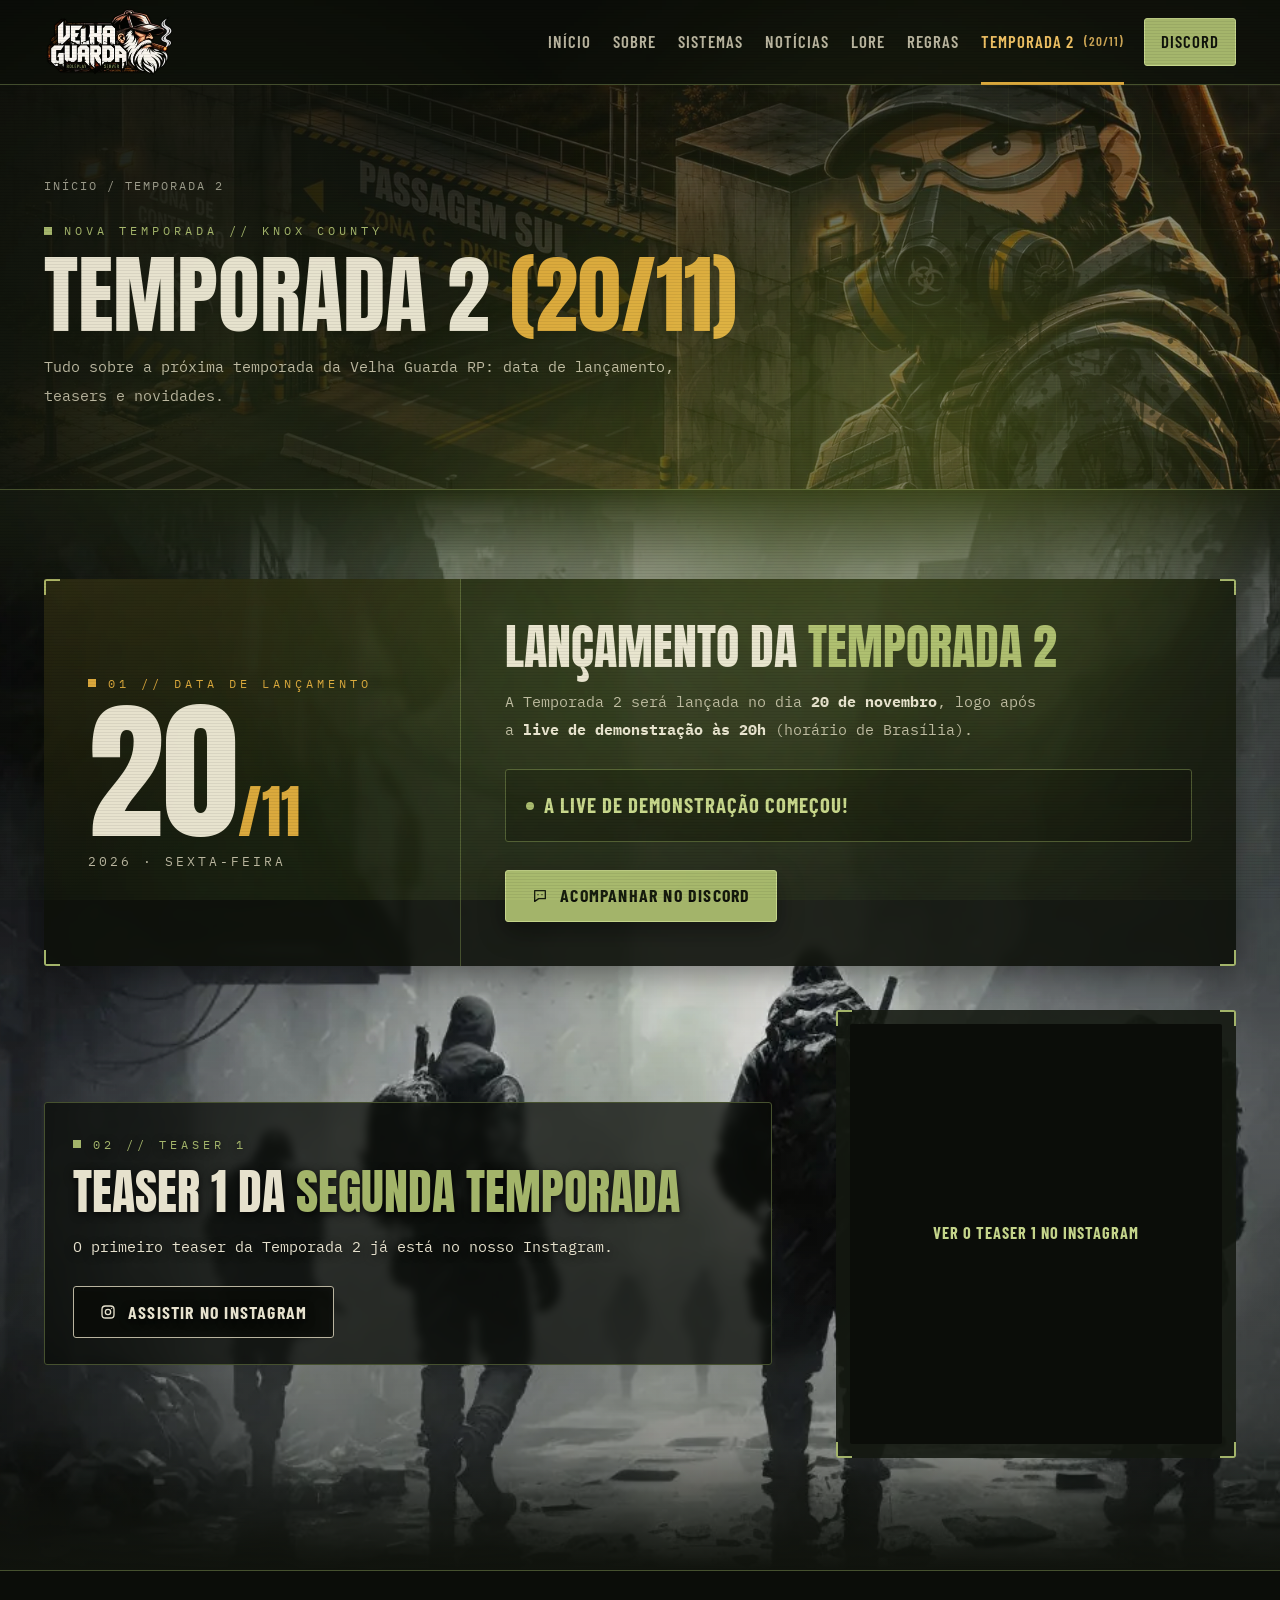
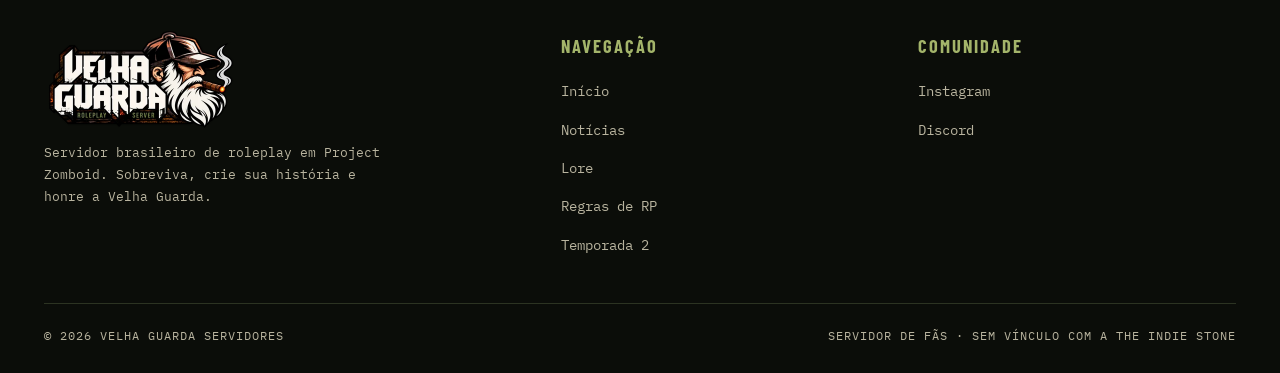
<file: temporada-2.html>
<!DOCTYPE html>
<html lang="pt-BR">
<head>
<meta charset="UTF-8">
<meta name="viewport" content="width=device-width, initial-scale=1.0">
<title>Temporada 2 (20/11) | Velha Guarda RP</title>
<meta name="description" content="Temporada 2 do Velha Guarda RP: lançamento em 20/11, após a live de demonstração às 20h. Veja os teasers da nova temporada.">
<meta property="og:title" content="Temporada 2 (20/11) · Velha Guarda RP">
<meta property="og:description" content="Lançamento em 20/11, após a live de demonstração às 20h.">
<meta property="og:image" content="https://velhaguardaservidores.com.br/img/og.jpg">
<meta property="og:type" content="website">
<meta property="og:url" content="https://velhaguardaservidores.com.br/temporada-2.html">
<meta property="og:site_name" content="Velha Guarda RP">
<meta property="og:locale" content="pt_BR">
<meta name="twitter:card" content="summary_large_image">
<meta name="theme-color" content="#a3b46a">
<link rel="canonical" href="https://velhaguardaservidores.com.br/temporada-2.html">
<link rel="icon" type="image/png" sizes="48x48" href="img/favicon-48.png">
<link rel="apple-touch-icon" href="img/apple-touch-icon.png">
<link rel="preconnect" href="https://fonts.googleapis.com">
<link rel="preconnect" href="https://fonts.gstatic.com" crossorigin>
<link href="https://fonts.googleapis.com/css2?family=Anton&family=Barlow+Condensed:wght@600;700&family=Barlow:wght@400;600&family=IBM+Plex+Mono:wght@400;600&display=swap" rel="stylesheet">
<link rel="stylesheet" href="css/style.css?v=15">
</head>
<body>
<a class="pular" href="#conteudo">Pular para o conteúdo</a>

<!-- Ícones usados no site -->
<svg width="0" height="0" style="position:absolute" aria-hidden="true">
  <defs>
    <symbol id="i-casa" viewBox="0 0 24 24" fill="none" stroke="currentColor" stroke-width="2" stroke-linejoin="round"><path d="M3 11 12 4l9 7v9h-6v-6H9v6H3z"/></symbol>
    <symbol id="i-info" viewBox="0 0 24 24" fill="none" stroke="currentColor" stroke-width="2" stroke-linecap="round"><rect x="3" y="3" width="18" height="18"/><path d="M12 11v6M12 7.5v.01"/></symbol>
    <symbol id="i-sistemas" viewBox="0 0 24 24" fill="none" stroke="currentColor" stroke-width="2" stroke-linecap="round"><circle cx="12" cy="12" r="3.5"/><path d="M12 2v3M12 19v3M2 12h3M19 12h3M4.9 4.9 7 7M17 17l2.1 2.1M4.9 19.1 7 17M17 7l2.1-2.1"/></symbol>
    <symbol id="i-radio" viewBox="0 0 24 24" fill="none" stroke="currentColor" stroke-width="2" stroke-linejoin="round"><rect x="3" y="9" width="18" height="12"/><path d="M7 9 17 3"/><circle cx="15.5" cy="15" r="2.5"/><path d="M6 13h4M6 17h4"/></symbol>
    <symbol id="i-pasta" viewBox="0 0 24 24" fill="none" stroke="currentColor" stroke-width="2" stroke-linejoin="round"><path d="M3 5h6l2 2h10v13H3z"/></symbol>
    <symbol id="i-lista" viewBox="0 0 24 24" fill="none" stroke="currentColor" stroke-width="2" stroke-linecap="round"><path d="M9 6h12M9 12h12M9 18h12M4 6h.01M4 12h.01M4 18h.01"/></symbol>
    <symbol id="i-chat" viewBox="0 0 24 24" fill="none" stroke="currentColor" stroke-width="2" stroke-linejoin="round"><path d="M4 4h16v12H10l-6 4z"/><path d="M9 10h.01M15 10h.01" stroke-linecap="round"/></symbol>
    <symbol id="i-insta" viewBox="0 0 24 24" fill="none" stroke="currentColor" stroke-width="2" stroke-linecap="round"><rect x="3" y="3" width="18" height="18" rx="5"/><circle cx="12" cy="12" r="4"/><path d="M17.5 6.5h.01"/></symbol>
    <symbol id="i-play" viewBox="0 0 24 24" fill="currentColor"><path d="M7 4v16l13-8z"/></symbol>
    <symbol id="i-bio" viewBox="0 0 24 24" fill="none" stroke="currentColor" stroke-width="1.8"><circle cx="12" cy="7" r="4"/><circle cx="7.5" cy="15" r="4"/><circle cx="16.5" cy="15" r="4"/><circle cx="12" cy="12.3" r="1.6" fill="currentColor"/></symbol>
    <symbol id="i-pessoas" viewBox="0 0 24 24" fill="none" stroke="currentColor" stroke-width="2" stroke-linecap="round"><circle cx="9" cy="8" r="3.5"/><path d="M2.5 20c0-3.6 2.9-6 6.5-6s6.5 2.4 6.5 6"/><circle cx="17" cy="8.5" r="2.5"/><path d="M17 13.5c2.6 0 4.5 1.9 4.5 4.8"/></symbol>
    <symbol id="i-mira" viewBox="0 0 24 24" fill="none" stroke="currentColor" stroke-width="2" stroke-linecap="round"><circle cx="12" cy="12" r="8"/><circle cx="12" cy="12" r="2"/><path d="M12 1v5M12 18v5M1 12h5M18 12h5"/></symbol>
    <symbol id="i-escudo" viewBox="0 0 24 24" fill="none" stroke="currentColor" stroke-width="2" stroke-linejoin="round"><path d="M12 3 4 6v6c0 5 3.5 8 8 9 4.5-1 8-4 8-9V6z"/><path d="m8.5 12 2.5 2.5 4.5-5"/></symbol>
    <symbol id="i-gas" viewBox="0 0 24 24" fill="none" stroke="currentColor" stroke-width="1.8" stroke-linecap="round" stroke-linejoin="round"><path d="M6 15a4 4 0 0 1 .5-8A5.5 5.5 0 0 1 17 7.5a3.75 3.75 0 0 1 1 7.4"/><path d="M8 19c1-1 2 1 3 0s2 1 3 0 2 1 3 0"/><path d="M7 15.5h10"/></symbol>
    <symbol id="i-cranio" viewBox="0 0 24 24" fill="none" stroke="currentColor" stroke-width="1.8" stroke-linecap="round" stroke-linejoin="round"><path d="M12 3a7 7 0 0 0-7 7v3l2 2v3h10v-3l2-2v-3a7 7 0 0 0-7-7z"/><circle cx="9" cy="11" r="1.6"/><circle cx="15" cy="11" r="1.6"/><path d="M10 18v3M14 18v3M12 14v1"/></symbol>
    <symbol id="i-cadeado" viewBox="0 0 24 24" fill="none" stroke="currentColor" stroke-width="1.8" stroke-linecap="round" stroke-linejoin="round"><rect x="4" y="11" width="16" height="10"/><path d="M8 11V7a4 4 0 0 1 8 0v4"/><path d="M9 16h.01M12 16h.01M15 16h.01"/></symbol>
    <symbol id="i-algema" viewBox="0 0 24 24" fill="none" stroke="currentColor" stroke-width="1.8" stroke-linecap="round" stroke-linejoin="round"><circle cx="7" cy="15" r="4"/><circle cx="17" cy="15" r="4"/><path d="M10.5 13 12 9l1.5 4"/><path d="M12 9V6"/></symbol>
    <symbol id="i-alerta" viewBox="0 0 24 24" fill="none" stroke="currentColor" stroke-width="2" stroke-linecap="round" stroke-linejoin="round"><path d="M12 3 2 20h20z"/><path d="M12 10v4M12 17v.01"/></symbol>
    <symbol id="i-temporada" viewBox="0 0 24 24" fill="none" stroke="currentColor" stroke-width="2" stroke-linecap="round" stroke-linejoin="round"><rect x="3" y="5" width="18" height="16"/><path d="M3 10h18M8 3v4M16 3v4"/><path d="m10 14 2 2 3-3.5"/></symbol>
  </defs>
</svg>

<header class="topo">
    <picture class="topo-gif" aria-hidden="true"><source srcset="img/sobrevivente.webp" type="image/webp"><img src="img/sobrevivente.gif" width="181" height="60" alt="" decoding="async"></picture>
  <div class="wrap">
    <a href="index.html" class="topo-logo" aria-label="Velha Guarda, página inicial"><picture><source srcset="img/logo-topo.webp" type="image/webp"><img src="img/logo-topo.png" width="129" height="66" alt="Velha Guarda RP"></picture></a>
    <button class="menu-botao" aria-label="Abrir menu" aria-expanded="false" aria-controls="menu-principal"><span></span></button>
    <ul class="menu" id="menu-principal">
      <li><a href="index.html"><svg class="ico"><use href="#i-casa"/></svg>Início</a></li>
      <li><a href="index.html#sobre"><svg class="ico"><use href="#i-info"/></svg>Sobre</a></li>
      <li><a href="index.html#sistemas"><svg class="ico"><use href="#i-sistemas"/></svg>Sistemas</a></li>
      <li><a href="index.html#noticias"><svg class="ico"><use href="#i-radio"/></svg>Notícias</a></li>
      <li><a href="lore.html"><svg class="ico"><use href="#i-pasta"/></svg>Lore</a></li>
      <li><a href="regras.html"><svg class="ico"><use href="#i-lista"/></svg>Regras</a></li>
      <li><a href="temporada-2.html" class="menu-temporada ativo"><svg class="ico"><use href="#i-temporada"/></svg>Temporada 2 <small>(20/11)</small></a></li>
      <li class="menu-cta"><a href="https://discord.gg/vVRFBYRUVg" target="_blank" rel="noopener" aria-label="Entrar no Discord (abre em nova aba)"><svg class="ico"><use href="#i-chat"/></svg>Discord</a></li>
    </ul>
  </div>
</header>

<main id="conteudo">

<section class="banner banner-t2">
  <div class="wrap">
    <div class="migalha"><a href="index.html">Início</a> / Temporada 2</div>
    <span class="rotulo">Nova temporada // Knox County</span>
    <h1>Temporada 2 <em>(20/11)</em></h1>
    <p class="lead">Tudo sobre a próxima temporada da Velha Guarda RP: data de lançamento, teasers e novidades.</p>
  </div>
</section>

<!-- =========================================================
     COMO ADICIONAR CONTEÚDO NA TEMPORADA 2
     Cada bloco é um <article class="t2-bloco">. Para um novo teaser,
     copie o bloco do "Teaser 1" inteiro, cole abaixo dele e troque
     o número, o texto e o link do Instagram (nos dois lugares:
     data-instgrm-permalink e href).
     ========================================================= -->
<section class="secao secao-t2">
  <div class="wrap t2">

    <!-- 01 · Data de lançamento -->
    <article class="t2-bloco t2-lancamento cantos revelar" id="lancamento">
      <div class="t2-lancamento-data">
        <span class="rotulo">01 // Data de lançamento</span>
        <div class="t2-data"><b>20</b><span>/11</span></div>
        <p class="t2-ano">2026 · Sexta-feira</p>
      </div>
      <div class="t2-lancamento-info">
        <h2>Lançamento da <em>Temporada 2</em></h2>
        <p>A Temporada 2 será lançada no dia <strong>20 de novembro</strong>, logo após a <strong>live de demonstração às 20h</strong> (horário de Brasília).</p>
        <div class="contagem" data-alvo="2026-11-20T20:00:00-03:00" aria-live="polite">
          <small>Contagem para a live de demonstração</small>
          <div class="contagem-numeros">
            <div><b data-c="d">--</b><span>dias</span></div>
            <div><b data-c="h">--</b><span>horas</span></div>
            <div><b data-c="m">--</b><span>min</span></div>
            <div><b data-c="s">--</b><span>seg</span></div>
          </div>
          <p class="contagem-fim" hidden><span class="ponto"></span>A live de demonstração começou!</p>
        </div>
        <a href="https://discord.gg/vVRFBYRUVg" target="_blank" rel="noopener" class="btn btn-oliva btn-destaque"><svg class="ico"><use href="#i-chat"/></svg>Acompanhar no Discord</a>
      </div>
    </article>

    <!-- 02 · Teaser 1 -->
    <article class="t2-bloco t2-teaser revelar" id="teaser-1">
      <div class="t2-teaser-texto">
        <span class="rotulo">02 // Teaser 1</span>
        <h2>Teaser 1 da <em>segunda temporada</em></h2>
        <p class="lead">O primeiro teaser da Temporada 2 já está no nosso Instagram.</p>
        <a href="https://www.instagram.com/reel/DfvxEieiMpl/" target="_blank" rel="noopener" class="btn btn-contorno"><svg class="ico"><use href="#i-insta"/></svg>Assistir no Instagram</a>
      </div>
      <div class="t2-video cantos">
        <blockquote class="instagram-media" data-instgrm-permalink="https://www.instagram.com/reel/DfvxEieiMpl/?utm_source=ig_embed&amp;utm_campaign=loading" data-instgrm-version="14">
          <a href="https://www.instagram.com/reel/DfvxEieiMpl/" target="_blank" rel="noopener">Ver o Teaser 1 no Instagram</a>
        </blockquote>
      </div>
    </article>

  </div>
</section>

</main>

<!-- ===================== RODAPÉ ===================== -->
<footer class="rodape">
  <div class="wrap">
    <div class="rodape-grade">
      <div>
        <picture><source srcset="img/logo-rodape.webp" type="image/webp"><img src="img/logo-small.png" width="190" height="97" alt="Velha Guarda RP" loading="lazy"></picture>
        <p>Servidor brasileiro de roleplay em Project Zomboid. Sobreviva, crie sua história e honre a Velha Guarda.</p>
      </div>
      <div>
        <h4>Navegação</h4>
        <ul>
          <li><a href="index.html">Início</a></li>
          <li><a href="index.html#noticias">Notícias</a></li>
          <li><a href="lore.html">Lore</a></li>
          <li><a href="regras.html">Regras de RP</a></li>
          <li><a href="temporada-2.html">Temporada 2</a></li>
        </ul>
      </div>
      <div>
        <h4>Comunidade</h4>
        <ul>
          <li><a href="https://www.instagram.com/velhaguardaservidores/" target="_blank" rel="noopener">Instagram</a></li>
          <li><a href="https://discord.gg/vVRFBYRUVg" target="_blank" rel="noopener">Discord</a></li>
        </ul>
      </div>
    </div>
    <div class="rodape-base">
      <span>© <span data-ano></span> Velha Guarda Servidores</span>
      <span>Servidor de fãs · sem vínculo com a The Indie Stone</span>
    </div>
  </div>
</footer>

<canvas class="gas" aria-hidden="true"></canvas>
<div class="progresso" aria-hidden="true"></div>
<a href="#" class="topo-voltar" aria-label="Voltar ao topo"><svg viewBox="0 0 24 24" fill="none" stroke="currentColor" stroke-width="2.4" stroke-linecap="round" stroke-linejoin="round"><path d="m6 15 6-6 6 6"/></svg></a>

<script src="js/site.js?v=15"></script>
<script src="js/temporada.js?v=15"></script>
</body>
</html>
</file>
<file: css/style.css>
@charset "UTF-8";
/* =========================================================
   VELHA GUARDA · Identidade visual v2 (terminal tático)
   ---------------------------------------------------------
   IMAGENS DE FUNDO: coloque prints do jogo na pasta img/
   com estes nomes (formato .jpg, ideal 1920x1080):
     img/fundo-capa.jpg   → capa da página inicial
     img/fundo-sobre.jpg  → quadro da seção "Sobre"
     img/fundo-faixa.jpg  → faixa do Instagram
     img/fundo-banner.jpg → topo das páginas Regras e Lore
   Enquanto as imagens não existirem, o site usa um fundo
   escuro com grade e silhuetas, então nada quebra.
   ========================================================= */
:root {
  --preto: #0b0d09;
  --fundo: #10130d;
  --fundo-2: #151911;
  --painel: rgba(20, 24, 16, .88);
  --linha: #2c3322;
  --linha-2: #46512f;
  --oliva: #a3b46a;
  --oliva-2: #c4d48a;
  --oliva-esc: #4f5d2c;
  --osso: #e6e1cd;
  --osso-2: #b9b49f;
  --cinza: #9b998a;
  --ambar: #d9a43a;
  --alerta: #c2462f;

  --f-impacto: "Anton", "Bebas Neue", Impact, sans-serif;
  --f-tatico: "Barlow Condensed", "Oswald", sans-serif;
  --f-mono: "IBM Plex Mono", "Courier New", monospace;
  --f-texto: "Barlow", system-ui, sans-serif;

  --largura: 1240px;
}

* { box-sizing: border-box; margin: 0; padding: 0; }
html { scroll-behavior: smooth; }
body {
  background: var(--fundo); color: var(--osso);
  font-family: var(--f-texto); font-size: 1.02rem; line-height: 1.65;
  overflow-x: hidden;
}
/* Linhas de monitor por cima de tudo */
body::after {
  content: ""; position: fixed; inset: 0; pointer-events: none; z-index: 200;
  background: repeating-linear-gradient(180deg, rgba(0,0,0,.18) 0 1px, transparent 1px 3px);
  opacity: .35;
}
img { max-width: 100%; display: block; }
a { color: inherit; text-decoration: none; }
.wrap { max-width: var(--largura); margin: 0 auto; padding: 0 24px; }
::selection { background: var(--oliva); color: var(--preto); }

/* ---------- Elementos de HUD ---------- */
/* Cantoneiras nos 4 cantos */
.cantos {
  background:
    linear-gradient(var(--oliva), var(--oliva)) top left / 16px 2px no-repeat,
    linear-gradient(var(--oliva), var(--oliva)) top left / 2px 16px no-repeat,
    linear-gradient(var(--oliva), var(--oliva)) top right / 16px 2px no-repeat,
    linear-gradient(var(--oliva), var(--oliva)) top right / 2px 16px no-repeat,
    linear-gradient(var(--oliva), var(--oliva)) bottom left / 16px 2px no-repeat,
    linear-gradient(var(--oliva), var(--oliva)) bottom left / 2px 16px no-repeat,
    linear-gradient(var(--oliva), var(--oliva)) bottom right / 16px 2px no-repeat,
    linear-gradient(var(--oliva), var(--oliva)) bottom right / 2px 16px no-repeat,
    var(--painel);
}
.mono { font-family: var(--f-mono); }
.rotulo {
  font-family: var(--f-mono); font-size: .8rem; letter-spacing: 4px; text-transform: uppercase;
  color: var(--oliva); display: inline-flex; align-items: center; gap: 12px; margin-bottom: 14px;
}
.rotulo::before { content: ""; width: 8px; height: 8px; background: var(--oliva); }
.titulo {
  font-family: var(--f-impacto); font-weight: 400; text-transform: uppercase;
  font-size: clamp(2.6rem, 5.5vw, 4.2rem); line-height: .95; letter-spacing: .5px;
  margin-bottom: 18px;
}
.titulo em { font-style: normal; color: var(--oliva); }
.lead { font-family: var(--f-mono); font-size: .95rem; color: var(--osso-2); max-width: 640px; line-height: 1.8; }
.ponto {
  width: 8px; height: 8px; border-radius: 50%; background: var(--oliva); display: inline-block;
  box-shadow: 0 0 0 0 rgba(163, 180, 106, .6); animation: pulsar 2s infinite;
}
.ponto.ambar { background: var(--ambar); box-shadow: 0 0 0 0 rgba(217, 164, 58, .6); animation-name: pulsar-ambar; }
@keyframes pulsar { 70% { box-shadow: 0 0 0 8px rgba(163,180,106,0); } 100% { box-shadow: 0 0 0 0 rgba(163,180,106,0); } }
@keyframes pulsar-ambar { 70% { box-shadow: 0 0 0 8px rgba(217,164,58,0); } 100% { box-shadow: 0 0 0 0 rgba(217,164,58,0); } }
.ico { width: 18px; height: 18px; flex-shrink: 0; }

/* ---------- Topo ---------- */
.topo {
  position: sticky; top: 0; z-index: 60;
  background: rgba(11, 13, 9, .96); backdrop-filter: blur(8px);
  border-bottom: 1px solid var(--linha-2);
}
.topo .wrap { display: flex; align-items: center; justify-content: space-between; height: 84px; }
.topo-logo img { height: 66px; width: auto; }
.menu { display: flex; align-items: stretch; gap: 6px; list-style: none; height: 100%; }
.menu li { display: flex; }
.menu a {
  display: flex; align-items: center; gap: 8px; padding: 0 14px; position: relative;
  font-family: var(--f-tatico); font-weight: 600; font-size: 1.12rem; letter-spacing: 1px;
  text-transform: uppercase; color: var(--osso-2); transition: color .2s;
}
.menu a .ico { width: 15px; height: 15px; opacity: .8; }
.menu a:hover, .menu a.ativo { color: var(--oliva-2); }
.menu a.ativo::after {
  content: ""; position: absolute; left: 10px; right: 10px; bottom: -1px; height: 3px; background: var(--oliva);
}
.menu .menu-cta { align-items: center; margin-left: 12px; }
.menu .menu-cta a {
  height: 48px; border: 1px solid var(--oliva); background: var(--oliva-esc); color: var(--osso);
  padding: 0 20px;
}
.menu .menu-cta a:hover { background: var(--oliva); color: var(--preto); }
.menu-botao {
  display: none; background: none; border: 1px solid var(--linha-2); width: 46px; height: 46px;
  cursor: pointer; color: var(--oliva);
}
.menu-botao span, .menu-botao span::before, .menu-botao span::after {
  display: block; width: 20px; height: 2px; background: currentColor; margin: 0 auto; position: relative;
}
.menu-botao span::before, .menu-botao span::after { content: ""; position: absolute; left: 0; }
.menu-botao span::before { top: -6px; }
.menu-botao span::after { top: 6px; }

/* ---------- Botões ---------- */
.btn {
  display: inline-flex; align-items: center; gap: 12px; padding: 15px 24px;
  font-family: var(--f-tatico); font-weight: 700; font-size: 1.15rem; letter-spacing: 1.2px;
  text-transform: uppercase; border: 1px solid var(--oliva); cursor: pointer;
  transition: background .2s, color .2s, transform .15s;
}
.btn:hover { transform: translateY(-2px); }
.btn-oliva { background: var(--oliva-esc); color: var(--osso); box-shadow: inset 0 0 0 1px rgba(196, 212, 138, .2); }
.btn-oliva:hover { background: var(--oliva); color: var(--preto); }
.btn-contorno { background: rgba(11, 13, 9, .6); color: var(--osso); border-color: var(--osso-2); }
.btn-contorno:hover { border-color: var(--oliva-2); color: var(--oliva-2); }
.btn .ico { width: 16px; height: 16px; }

/* ---------- Capa ---------- */
.capa {
  position: relative; min-height: calc(100vh - 84px); display: flex; align-items: center;
  padding: 70px 0 150px; overflow: hidden; isolation: isolate;
  background:
    linear-gradient(90deg, rgba(11,13,9,.96) 0%, rgba(11,13,9,.88) 28%, rgba(11,13,9,.45) 50%, rgba(11,13,9,0) 66%),
    linear-gradient(180deg, rgba(11,13,9,.35) 0%, transparent 22%, transparent 68%, var(--fundo) 100%),
    url("../img/fundo-capa.jpg") 78% center / cover no-repeat,
    var(--fundo);
}
/* Grade tática (aparece quando não há imagem e reforça o clima quando há) */
.capa::before {
  content: ""; position: absolute; inset: 0; z-index: -1; pointer-events: none;
  background:
    linear-gradient(rgba(163,180,106,.06) 1px, transparent 1px) 0 0 / 48px 48px,
    linear-gradient(90deg, rgba(163,180,106,.06) 1px, transparent 1px) 0 0 / 48px 48px;
  -webkit-mask-image: linear-gradient(90deg, transparent 20%, #000 70%);
          mask-image: linear-gradient(90deg, transparent 20%, #000 70%);
}
.capa > .wrap { width: 100%; }
.capa-conteudo { max-width: 680px; position: relative; z-index: 2; }
.capa-tag {
  display: inline-flex; align-items: center; gap: 14px; padding: 12px 18px; margin-bottom: 26px;
  border: 1px solid var(--linha-2); background: rgba(11,13,9,.7);
  font-family: var(--f-tatico); font-weight: 700; font-size: 1.15rem; letter-spacing: 2px; text-transform: uppercase;
  color: var(--osso);
}
.capa-tag .ico { color: var(--oliva); width: 22px; height: 22px; }
.capa-tag i { width: 5px; height: 5px; border-radius: 50%; background: var(--oliva); display: inline-block; }
.capa-local { font-family: var(--f-mono); font-size: .85rem; letter-spacing: 5px; color: var(--oliva); text-transform: uppercase; margin-bottom: 8px; }
.capa h1 {
  font-family: var(--f-impacto); font-weight: 400; text-transform: uppercase;
  font-size: clamp(3.4rem, 7.2vw, 5.8rem); line-height: .92; margin-bottom: 26px;
  text-shadow: 0 6px 30px rgba(0,0,0,.6);
}
.capa h1 em { font-style: normal; color: var(--oliva); display: block; }
.capa p { font-family: var(--f-mono); font-size: .95rem; line-height: 1.85; color: var(--osso); max-width: 520px; }
.capa p + p { margin-top: 12px; color: var(--osso-2); }
.capa-botoes { display: flex; gap: 14px; flex-wrap: wrap; margin-top: 34px; }

.coordenadas {
  position: absolute; right: 24px; bottom: 124px; z-index: 3;
  font-family: var(--f-mono); font-size: .75rem; letter-spacing: 1px; color: var(--osso-2);
}
.coordenadas span { color: var(--oliva); }

/* Faixa de recursos que fica por cima da borda da capa */
.faixa-wrap { position: relative; z-index: 5; margin-top: -110px; }
.faixa {
  display: grid; grid-template-columns: repeat(4, 1fr); padding: 26px 10px;
  border: 1px solid var(--linha-2); background: rgba(14, 17, 11, .95);
}
.faixa > div { display: flex; gap: 16px; align-items: flex-start; padding: 6px 24px; border-left: 1px solid var(--linha-2); }
.faixa > div:first-child { border-left: 0; }
.faixa svg { width: 34px; height: 34px; color: var(--oliva); flex-shrink: 0; }
.faixa h3 { font-family: var(--f-tatico); font-weight: 700; font-size: 1.2rem; letter-spacing: 1px; text-transform: uppercase; color: var(--oliva-2); line-height: 1.1; margin-bottom: 4px; }
.faixa p { font-family: var(--f-mono); font-size: .75rem; color: var(--osso-2); line-height: 1.6; }

/* ---------- Seções ---------- */
.secao { padding: 110px 0; position: relative; }
.secao-alt { background: var(--fundo-2); border-top: 1px solid var(--linha); border-bottom: 1px solid var(--linha); }
.secao-alt::before {
  content: ""; position: absolute; inset: 0; pointer-events: none;
  background:
    linear-gradient(rgba(163,180,106,.035) 1px, transparent 1px) 0 0 / 48px 48px,
    linear-gradient(90deg, rgba(163,180,106,.035) 1px, transparent 1px) 0 0 / 48px 48px;
}
.secao .wrap { position: relative; }
.cabeca { display: flex; justify-content: space-between; align-items: flex-end; gap: 30px; margin-bottom: 50px; flex-wrap: wrap; }
.cabeca-num { font-family: var(--f-mono); font-size: .8rem; color: var(--cinza); letter-spacing: 2px; text-align: right; }

/* ---------- Sobre ---------- */
.sobre { display: grid; grid-template-columns: 1fr 1fr; gap: 64px; align-items: center; }
.sobre-texto p { color: var(--osso-2); }
.sobre-texto p + p { margin-top: 16px; }
.sobre-texto strong { color: var(--osso); }
.sobre-dados { display: grid; grid-template-columns: repeat(3, 1fr); gap: 12px; margin-top: 30px; }
.sobre-dados div { border: 1px solid var(--linha-2); padding: 14px 16px; background: rgba(11,13,9,.5); }
.sobre-dados b { display: block; font-family: var(--f-impacto); font-weight: 400; font-size: 2rem; line-height: 1; color: var(--oliva-2); }
.sobre-dados span { font-family: var(--f-mono); font-size: .7rem; letter-spacing: 1px; color: var(--cinza); text-transform: uppercase; }

.quadro { position: relative; padding: 14px; }
.quadro-imagem {
  aspect-ratio: 4 / 3; position: relative; overflow: hidden;
  background:
    linear-gradient(180deg, transparent 50%, rgba(11,13,9,.7)),
    url("../img/fundo-sobre.jpg") center / cover no-repeat,
    url("../img/horda.png") center 90% / 140% auto no-repeat,
    radial-gradient(ellipse at 50% 80%, #39432a, #12150e 70%);
}
.quadro-imagem::after { /* mira */
  content: ""; position: absolute; left: 50%; top: 50%; width: 70px; height: 70px; transform: translate(-50%, -50%);
  border: 1px solid rgba(196,212,138,.5); border-radius: 50%;
  background:
    linear-gradient(rgba(196,212,138,.5), rgba(196,212,138,.5)) center / 1px 100% no-repeat,
    linear-gradient(rgba(196,212,138,.5), rgba(196,212,138,.5)) center / 100% 1px no-repeat;
}
.quadro-legenda {
  display: flex; justify-content: space-between; gap: 10px; margin-top: 12px;
  font-family: var(--f-mono); font-size: .72rem; letter-spacing: 1px; color: var(--osso-2); text-transform: uppercase;
}
.quadro-legenda span:first-child { display: inline-flex; align-items: center; gap: 8px; }
.rec { width: 8px; height: 8px; border-radius: 50%; background: var(--alerta); animation: piscar 1.2s steps(2) infinite; }
@keyframes piscar { 50% { opacity: 0; } }

/* ---------- Sistemas ---------- */
.sistemas { display: grid; grid-template-columns: repeat(auto-fit, minmax(260px, 1fr)); gap: 18px; }
.sistema { padding: 30px 26px; position: relative; transition: transform .25s; }
.sistema:hover { transform: translateY(-4px); }
.sistema-topo { display: flex; justify-content: space-between; align-items: center; margin-bottom: 22px; }
.sistema-topo svg { width: 38px; height: 38px; color: var(--oliva); }
.sistema-topo span { font-family: var(--f-mono); font-size: .72rem; color: var(--cinza); letter-spacing: 2px; }
.sistema h3 { font-family: var(--f-tatico); font-weight: 700; font-size: 1.55rem; letter-spacing: 1px; text-transform: uppercase; line-height: 1.05; margin-bottom: 8px; }
.sistema p { font-family: var(--f-mono); font-size: .82rem; color: var(--osso-2); line-height: 1.7; }
.sistema-status { margin-top: 18px; padding-top: 14px; border-top: 1px dashed var(--linha-2); font-family: var(--f-mono); font-size: .7rem; letter-spacing: 2px; color: var(--oliva); display: flex; align-items: center; gap: 8px; text-transform: uppercase; }

/* ---------- Como entrar ---------- */
.passos { display: grid; grid-template-columns: repeat(3, 1fr); gap: 0; border: 1px solid var(--linha-2); counter-reset: passo; }
.passo { counter-increment: passo; padding: 32px 26px; border-left: 1px solid var(--linha-2); background: rgba(11,13,9,.4); position: relative; }
.passo:first-child { border-left: 0; }
.passo::before {
  content: "ETAPA " counter(passo, decimal-leading-zero);
  display: block; font-family: var(--f-mono); font-size: .75rem; letter-spacing: 3px; color: var(--oliva); margin-bottom: 18px;
}
.passo::after { /* barra de progresso */
  content: ""; position: absolute; top: 0; left: 0; height: 3px; background: var(--oliva);
  width: calc(100% / 3 * var(--n, 1)); max-width: 100%;
}
.passo h3 { font-family: var(--f-tatico); font-weight: 700; font-size: 1.45rem; letter-spacing: 1px; text-transform: uppercase; line-height: 1.1; margin-bottom: 8px; }
.passo p { font-family: var(--f-mono); font-size: .82rem; color: var(--osso-2); line-height: 1.7; }
.passo a.link { color: var(--oliva-2); border-bottom: 1px solid currentColor; }
.ip {
  margin-top: 16px; display: flex; flex-wrap: wrap; align-items: center; justify-content: space-between; gap: 8px;
  border: 1px dashed var(--oliva); padding: 8px 8px 8px 12px; background: var(--preto);
  font-family: var(--f-mono); font-size: .82rem; color: var(--oliva-2);
}
.ip button {
  background: var(--oliva); color: var(--preto); border: 0; cursor: pointer;
  font-family: var(--f-tatico); font-weight: 700; font-size: .95rem; letter-spacing: 1px; text-transform: uppercase; padding: 5px 12px;
}
.ip button:hover { background: var(--oliva-2); }

/* ---------- Notícias (transmissões) ---------- */
.transmissoes { display: grid; gap: 14px; }
.transmissao {
  display: grid; grid-template-columns: 170px 1fr auto; gap: 30px; align-items: center;
  padding: 26px 28px; border: 1px solid var(--linha); background: rgba(11,13,9,.55);
  border-left: 3px solid var(--oliva); transition: border-color .2s, background .2s;
}
.transmissao:hover { border-color: var(--linha-2); border-left-color: var(--oliva-2); background: rgba(20,24,16,.9); }
.transmissao-data { font-family: var(--f-mono); }
.transmissao-data b { display: block; font-family: var(--f-impacto); font-weight: 400; font-size: 2.2rem; line-height: 1; color: var(--osso); }
.transmissao-data span { font-size: .72rem; letter-spacing: 2px; color: var(--cinza); text-transform: uppercase; }
.transmissao h3 { font-family: var(--f-tatico); font-weight: 700; font-size: 1.5rem; letter-spacing: .5px; text-transform: uppercase; line-height: 1.1; margin-bottom: 6px; }
.transmissao p { font-family: var(--f-mono); font-size: .85rem; color: var(--osso-2); line-height: 1.7; }
.etiqueta {
  font-family: var(--f-mono); font-size: .7rem; letter-spacing: 2px; text-transform: uppercase;
  padding: 6px 12px; border: 1px solid currentColor; white-space: nowrap; color: var(--oliva);
}
.etiqueta.ambar { color: var(--ambar); }
.etiqueta.alerta { color: var(--alerta); }

/* ---------- Instagram ---------- */
.sinal {
  position: relative; padding: 120px 0; overflow: hidden; isolation: isolate; text-align: center;
  border-top: 1px solid var(--linha-2); border-bottom: 1px solid var(--linha-2);
  background:
    linear-gradient(180deg, rgba(11,13,9,.85), rgba(11,13,9,.7) 50%, rgba(11,13,9,.92)),
    url("../img/fundo-faixa.jpg") center / cover no-repeat,
    radial-gradient(ellipse at 50% 100%, #2c3520, var(--fundo) 70%);
}
.sinal::after {
  content: ""; position: absolute; left: 0; right: 0; bottom: 0; height: 45%; z-index: -1;
  background: url("../img/horda.png") center bottom / auto 100% repeat-x;
  filter: brightness(0); opacity: .5;
}
.sinal .lead { margin: 0 auto 30px; }
.sinal-arroba { display: inline-block; font-family: var(--f-mono); font-size: 1.1rem; letter-spacing: 1px; color: var(--oliva-2); margin-bottom: 22px; }
.sinal .rotulo { justify-content: center; }

/* ---------- Rodapé ---------- */
.rodape { background: var(--preto); border-top: 1px solid var(--linha-2); padding: 60px 0 28px; }
.rodape-grade { display: grid; grid-template-columns: 1.5fr 1fr 1fr; gap: 40px; margin-bottom: 40px; }
.rodape-grade img { width: 190px; margin-bottom: 14px; }
.rodape-grade p { font-family: var(--f-mono); color: var(--cinza); font-size: .82rem; max-width: 340px; line-height: 1.7; }
.rodape h4 { font-family: var(--f-tatico); font-weight: 700; font-size: 1.15rem; letter-spacing: 2px; text-transform: uppercase; color: var(--oliva); margin-bottom: 12px; }
.rodape ul { list-style: none; display: grid; gap: 6px; }
.rodape ul a { font-family: var(--f-mono); color: var(--osso-2); font-size: .85rem; transition: color .2s; }
.rodape ul a:hover { color: var(--oliva-2); }
.rodape-base {
  border-top: 1px solid var(--linha); padding-top: 22px; display: flex; justify-content: space-between; gap: 14px; flex-wrap: wrap;
  font-family: var(--f-mono); color: var(--cinza); font-size: .72rem; letter-spacing: 1px; text-transform: uppercase;
}

/* ---------- Páginas internas ---------- */
.banner {
  position: relative; padding: 90px 0 80px; overflow: hidden; isolation: isolate;
  border-bottom: 1px solid var(--linha-2);
  background:
    linear-gradient(90deg, rgba(11,13,9,.96) 0%, rgba(11,13,9,.8) 45%, rgba(11,13,9,.45) 100%),
    url("../img/fundo-banner.jpg") center / cover no-repeat,
    radial-gradient(ellipse 60% 80% at 80% 50%, #2a3220, transparent 70%),
    var(--fundo);
}
.banner::before {
  content: ""; position: absolute; inset: 0; z-index: -1;
  background:
    linear-gradient(rgba(163,180,106,.06) 1px, transparent 1px) 0 0 / 48px 48px,
    linear-gradient(90deg, rgba(163,180,106,.06) 1px, transparent 1px) 0 0 / 48px 48px;
  -webkit-mask-image: linear-gradient(90deg, transparent 30%, #000);
          mask-image: linear-gradient(90deg, transparent 30%, #000);
}
.banner::after {
  content: ""; position: absolute; right: 0; bottom: 0; width: 55%; height: 80%; z-index: -1;
  background: url("../img/horda.png") right bottom / contain no-repeat; filter: brightness(0); opacity: .55;
  -webkit-mask-image: linear-gradient(90deg, transparent, #000 45%);
          mask-image: linear-gradient(90deg, transparent, #000 45%);
}
.migalha { font-family: var(--f-mono); color: var(--cinza); font-size: .78rem; letter-spacing: 2px; text-transform: uppercase; margin-bottom: 20px; }
.migalha a:hover { color: var(--oliva-2); }
.banner h1 { font-family: var(--f-impacto); font-weight: 400; text-transform: uppercase; font-size: clamp(3rem, 7vw, 5.4rem); line-height: .92; margin-bottom: 18px; }
.banner h1 em { font-style: normal; color: var(--oliva); }

.duas-colunas { display: grid; grid-template-columns: 260px 1fr; gap: 56px; align-items: start; }
.indice { position: sticky; top: 110px; padding: 22px; }
.indice h4 { font-family: var(--f-mono); font-weight: 400; font-size: .72rem; letter-spacing: 3px; color: var(--oliva); margin-bottom: 14px; text-transform: uppercase; }
.indice ol { list-style: none; display: grid; gap: 2px; counter-reset: ind; }
.indice li { counter-increment: ind; }
.indice a {
  display: flex; gap: 10px; padding: 7px 0; font-family: var(--f-tatico); font-weight: 600; font-size: 1.12rem;
  letter-spacing: 1px; text-transform: uppercase; color: var(--osso-2); transition: color .2s;
}
.indice a::before { content: counter(ind, decimal-leading-zero); font-family: var(--f-mono); font-size: .75rem; color: var(--cinza); padding-top: 4px; }
.indice a:hover { color: var(--oliva-2); }

/* Regras */
.aviso {
  display: flex; gap: 14px; align-items: flex-start; padding: 18px 22px; margin-bottom: 50px;
  border: 1px solid rgba(217,164,58,.5); background: rgba(217,164,58,.07);
  font-family: var(--f-mono); font-size: .85rem; color: var(--osso-2); line-height: 1.7;
}
.aviso svg { width: 22px; height: 22px; color: var(--ambar); flex-shrink: 0; margin-top: 2px; }
.bloco-regras { margin-bottom: 56px; scroll-margin-top: 110px; }
.bloco-regras h2 {
  display: flex; align-items: baseline; gap: 14px; padding-bottom: 14px; margin-bottom: 8px; border-bottom: 1px solid var(--linha-2);
  font-family: var(--f-impacto); font-weight: 400; text-transform: uppercase; font-size: 2.4rem; line-height: 1;
}
.bloco-regras h2 span { font-family: var(--f-mono); font-size: .85rem; color: var(--oliva); letter-spacing: 2px; }
.regra { display: grid; grid-template-columns: 64px 1fr; gap: 16px; padding: 18px 0; border-bottom: 1px dashed var(--linha); }
.regra-num { font-family: var(--f-mono); font-size: .85rem; color: var(--oliva); padding-top: 3px; }
.regra h3 { font-family: var(--f-tatico); font-weight: 700; font-size: 1.3rem; letter-spacing: .5px; text-transform: uppercase; line-height: 1.15; margin-bottom: 4px; }
.regra p { font-family: var(--f-mono); font-size: .85rem; color: var(--osso-2); line-height: 1.7; }

/* Lore: arquivos */
.arquivo { margin-bottom: 30px; scroll-margin-top: 110px; }
.arquivo-barra {
  display: flex; justify-content: space-between; align-items: center; gap: 14px; flex-wrap: wrap;
  padding: 12px 22px; border-bottom: 1px solid var(--linha-2); background: rgba(79, 93, 44, .25);
  font-family: var(--f-mono); font-size: .72rem; letter-spacing: 2px; text-transform: uppercase; color: var(--osso-2);
}
.arquivo-barra .etiqueta { padding: 3px 10px; }
.arquivo-corpo { padding: 34px clamp(22px, 4vw, 44px) 38px; }
.arquivo h2 { font-family: var(--f-impacto); font-weight: 400; text-transform: uppercase; font-size: clamp(2rem, 4vw, 2.8rem); line-height: 1; margin-bottom: 20px; }
.arquivo p { font-family: var(--f-mono); font-size: .92rem; color: var(--osso-2); line-height: 1.95; }
.arquivo p + p { margin-top: 16px; }
.arquivo strong { color: var(--oliva-2); font-weight: 600; }
.arquivo blockquote {
  margin: 24px 0; padding: 16px 20px; border-left: 3px solid var(--ambar); background: rgba(217,164,58,.06);
  font-family: var(--f-mono); font-size: .88rem; color: var(--osso); line-height: 1.8;
}
.arquivo blockquote small { display: block; margin-top: 6px; color: var(--ambar); font-size: .72rem; letter-spacing: 2px; text-transform: uppercase; }

/* ---------- Aparecer ao rolar ---------- */
.revelar { opacity: 0; transform: translateY(22px); transition: opacity .7s, transform .7s; }
.revelar.visivel { opacity: 1; transform: none; }

/* ---------- Responsivo ---------- */
@media (max-width: 1100px) {
  .menu a .ico { display: none; }
  .menu a { padding: 0 10px; font-size: 1.05rem; }
}
@media (max-width: 960px) {
  .sobre, .duas-colunas { grid-template-columns: 1fr; gap: 44px; }
  .indice { position: static; }
  .faixa { grid-template-columns: 1fr 1fr; row-gap: 22px; }
  .faixa > div:nth-child(3) { border-left: 0; }
  .transmissao { grid-template-columns: 1fr; gap: 12px; }
  .transmissao .etiqueta { justify-self: start; }
  .rodape-grade { grid-template-columns: 1fr 1fr; }
  .rodape-grade > div:first-child { grid-column: 1 / -1; }
}
@media (max-width: 860px) {
  .menu-botao { display: block; }
  .menu {
    position: fixed; top: 84px; left: 0; right: 0; height: auto; flex-direction: column; gap: 0;
    background: rgba(11,13,9,.98); border-bottom: 1px solid var(--linha-2); padding: 8px 24px 22px; display: none;
  }
  .menu.aberto { display: flex; }
  .menu a { padding: 14px 0; font-size: 1.3rem; }
  .menu a.ativo::after { left: 0; right: auto; width: 30px; bottom: 8px; }
  .menu .menu-cta { margin: 12px 0 0; }
  .menu .menu-cta a { padding: 0 20px; }
}
@media (max-width: 640px) {
  .topo .wrap { height: 72px; }
  .topo-logo img { height: 54px; }
  .menu { top: 72px; }
  .capa { min-height: auto; padding: 50px 0 140px; }
  .capa-tag { font-size: .95rem; letter-spacing: 1px; padding: 10px 14px; gap: 10px; }
  .coordenadas { display: none; }
  .faixa, .passos { grid-template-columns: 1fr; }
  .faixa > div { border-left: 0; border-top: 1px solid var(--linha-2); padding-top: 16px; }
  .faixa > div:first-child { border-top: 0; padding-top: 6px; }
  .passo { border-left: 0; border-top: 1px solid var(--linha-2); }
  .passo:first-child { border-top: 0; }
  .sobre-dados { grid-template-columns: 1fr 1fr 1fr; }
  .secao { padding: 80px 0; }
  .regra { grid-template-columns: 48px 1fr; }
}
@media (prefers-reduced-motion: reduce) {
  *, *::before, *::after { animation: none !important; transition: none !important; }
  .revelar { opacity: 1; transform: none; }
}

/* =========================================================
   v2.1 · Regras de RP (texto longo) e Lore oficial
   ========================================================= */
.indice { max-height: calc(100vh - 140px); overflow-y: auto; scrollbar-width: thin; scrollbar-color: var(--linha-2) transparent; }
.indice a.atual { color: var(--oliva-2); }

.intro-regras { padding: 30px clamp(22px, 4vw, 40px); margin-bottom: 50px; }
.intro-regras p { font-family: var(--f-mono); font-size: .9rem; color: var(--osso-2); line-height: 1.9; }
.intro-regras p + p { margin-top: 14px; }
.intro-regras strong { color: var(--osso); }

.bloco-regras > p, .subsecao > p { font-family: var(--f-mono); font-size: .9rem; color: var(--osso-2); line-height: 1.9; margin-top: 14px; }
.bloco-regras strong, .subsecao strong { color: var(--osso); font-weight: 600; }
.bloco-regras h2 { margin-bottom: 4px; }
.lista-regra { list-style: none; margin: 14px 0 4px; display: grid; gap: 8px; }
.lista-regra li {
  position: relative; padding-left: 26px; font-family: var(--f-mono); font-size: .88rem; color: var(--osso-2); line-height: 1.7;
}
.lista-regra li::before { content: "▸"; position: absolute; left: 4px; top: 0; color: var(--oliva); }
.subsecao { margin-top: 30px; padding-top: 24px; border-top: 1px dashed var(--linha-2); scroll-margin-top: 110px; }
.subsecao h3 {
  display: flex; gap: 12px; align-items: baseline;
  font-family: var(--f-tatico); font-weight: 700; font-size: 1.45rem; letter-spacing: .5px; text-transform: uppercase; line-height: 1.15;
}
.subsecao h3 span { font-family: var(--f-mono); font-size: .85rem; color: var(--oliva); letter-spacing: 1px; }
.caixa {
  margin-top: 18px; padding: 16px 20px; font-family: var(--f-mono); font-size: .86rem; line-height: 1.8; color: var(--osso);
  border-left: 3px solid var(--oliva); background: rgba(163, 180, 106, .07);
}
.caixa b { display: block; font-family: var(--f-mono); font-size: .7rem; letter-spacing: 3px; text-transform: uppercase; color: var(--oliva); margin-bottom: 4px; font-weight: 600; }
.caixa.importante { border-left-color: var(--ambar); background: rgba(217, 164, 58, .07); }
.caixa.importante b { color: var(--ambar); }
.frase-final {
  margin-top: 22px; font-family: var(--f-tatico); font-weight: 700; font-size: 1.3rem; letter-spacing: .5px;
  text-transform: uppercase; color: var(--oliva-2); line-height: 1.25;
}
.regra-principal { padding: clamp(28px, 5vw, 50px); text-align: center; margin-top: 20px; }
.regra-principal .rotulo { justify-content: center; color: var(--ambar); }
.regra-principal .rotulo::before { background: var(--ambar); }
.regra-principal h2 { font-family: var(--f-impacto); font-weight: 400; text-transform: uppercase; font-size: clamp(2rem, 4.5vw, 3.2rem); line-height: 1; margin-bottom: 20px; }
.regra-principal h2 em { font-style: normal; color: var(--oliva); }
.regra-principal p { font-family: var(--f-mono); font-size: .92rem; color: var(--osso-2); line-height: 1.9; max-width: 640px; margin: 0 auto; }
.regra-principal p + p { margin-top: 12px; }
.regra-principal .assinatura { margin-top: 26px; font-family: var(--f-tatico); font-weight: 700; font-size: 1.15rem; letter-spacing: 2px; text-transform: uppercase; color: var(--oliva-2); }

/* Lore narrativa */
.narrativa p { font-family: var(--f-mono); font-size: .95rem; color: var(--osso); line-height: 1.95; }
.narrativa p + p { margin-top: 18px; }
.narrativa p.curta { color: var(--osso); }
.narrativa p.dias { letter-spacing: 3px; text-transform: uppercase; font-size: .85rem; color: var(--oliva); }
.narrativa .som {
  display: block; margin: 26px 0; font-family: var(--f-impacto); font-size: clamp(2.6rem, 6vw, 4rem); line-height: 1;
  color: var(--alerta); letter-spacing: 2px; text-shadow: 3px 3px 0 rgba(0,0,0,.6);
}
.narrativa blockquote {
  margin: 24px 0; padding: 16px 20px; border-left: 3px solid var(--ambar); background: rgba(217,164,58,.06);
  font-family: var(--f-mono); font-size: .95rem; color: var(--osso); line-height: 1.8;
}
.narrativa blockquote small { display: block; margin-top: 6px; color: var(--ambar); font-size: .7rem; letter-spacing: 2px; text-transform: uppercase; }
.lore-fim { text-align: center; padding: 50px 20px 10px; }
.lore-fim .corre { font-family: var(--f-impacto); font-size: clamp(3rem, 9vw, 6rem); line-height: 1; text-transform: uppercase; color: var(--osso); }
.lore-fim .corre em { font-style: normal; color: var(--alerta); }
.lore-fim p { font-family: var(--f-mono); color: var(--osso-2); margin: 18px auto 28px; max-width: 520px; font-size: .92rem; line-height: 1.8; }
.lore-fim .capa-botoes { justify-content: center; }
.duas-colunas > * { min-width: 0; }
.bloco-regras h2 { flex-wrap: wrap; overflow-wrap: anywhere; }
@media (max-width: 960px) { .indice { max-height: none; } }

/* =========================================================
   v2.2 · Capa com arte, gás tóxico, FAQ e extras
   ========================================================= */
/* Capa: brilho âmbar das luzes e status em linha */
.capa::after {
  content: ""; position: absolute; inset: 0; z-index: -1; pointer-events: none;
  background: radial-gradient(ellipse 35% 45% at 82% 40%, rgba(217, 164, 58, .12), transparent 70%);
  mix-blend-mode: screen;
}
.capa h1 em { text-shadow: 0 0 40px rgba(163, 180, 106, .25); }
.gas-capa {
  position: absolute; left: 0; right: 0; bottom: 0; width: 100%; height: 70%; z-index: 0; pointer-events: none;
  opacity: .95; mix-blend-mode: screen;
  /* some suavemente no topo, sem linha reta */
  -webkit-mask-image: linear-gradient(180deg, transparent 0%, rgba(0,0,0,.35) 30%, #000 70%);
          mask-image: linear-gradient(180deg, transparent 0%, rgba(0,0,0,.35) 30%, #000 70%);
}
.capa > .wrap { position: relative; z-index: 2; }
.capa-status {
  display: flex; flex-wrap: wrap; margin-top: 30px; border: 1px solid var(--linha-2);
  background: rgba(11, 13, 9, .72); backdrop-filter: blur(4px); width: fit-content; max-width: 100%;
}
.capa-status > div { padding: 12px 20px; border-left: 1px solid var(--linha-2); }
.capa-status > div:first-child { border-left: 0; }
.capa-status small { display: block; font-family: var(--f-mono); font-size: .65rem; letter-spacing: 2px; text-transform: uppercase; color: var(--cinza); margin-bottom: 2px; }
.capa-status b { display: flex; align-items: center; gap: 8px; font-family: var(--f-tatico); font-size: 1.1rem; letter-spacing: 1px; text-transform: uppercase; color: var(--oliva-2); line-height: 1.2; white-space: nowrap; }
.coordenadas { text-shadow: 0 1px 3px #000; }

/* Gás tóxico fixo sobre o site inteiro */
.gas {
  position: fixed; inset: 0; width: 100%; height: 100%; z-index: 150; pointer-events: none;
  opacity: .68; mix-blend-mode: screen;
}

/* Câmera da seção Sobre usa recorte da arte */
.quadro-imagem { background-position: center; }
.quadro-imagem::before {
  content: ""; position: absolute; inset: 0; pointer-events: none;
  background: repeating-linear-gradient(180deg, rgba(0,0,0,.25) 0 1px, transparent 1px 3px);
  mix-blend-mode: multiply;
}

/* FAQ */
.faq { display: grid; grid-template-columns: .8fr 1.2fr; gap: 60px; align-items: start; }
.perguntas { display: grid; gap: 10px; }
.pergunta { border: 1px solid var(--linha-2); background: rgba(11, 13, 9, .55); transition: border-color .2s, background .2s; }
.pergunta[open] { border-color: var(--oliva-esc); background: rgba(20, 24, 16, .9); }
.pergunta summary {
  list-style: none; cursor: pointer; display: flex; align-items: center; gap: 16px; padding: 18px 22px;
  font-family: var(--f-tatico); font-weight: 700; font-size: 1.25rem; letter-spacing: .5px; text-transform: uppercase; line-height: 1.2;
}
.pergunta summary::-webkit-details-marker { display: none; }
.pergunta summary::after {
  content: "+"; margin-left: auto; font-family: var(--f-mono); font-size: 1.3rem; color: var(--oliva); transition: transform .2s;
}
.pergunta[open] summary::after { transform: rotate(45deg); }
.pergunta summary:hover { color: var(--oliva-2); }
.pergunta-num { font-family: var(--f-mono); font-size: .75rem; color: var(--oliva); letter-spacing: 1px; font-weight: 400; }
.pergunta p { padding: 0 22px 20px 62px; font-family: var(--f-mono); font-size: .86rem; color: var(--osso-2); line-height: 1.8; }
.pergunta p strong { color: var(--osso); }
.pergunta a.link { color: var(--oliva-2); border-bottom: 1px solid currentColor; }

/* Barra de leitura e voltar ao topo */
.progresso {
  position: fixed; top: 0; left: 0; height: 3px; width: 0; z-index: 210;
  background: linear-gradient(90deg, var(--oliva-esc), var(--oliva-2)); box-shadow: 0 0 10px rgba(163,180,106,.6);
}
.topo-voltar {
  position: fixed; right: 20px; bottom: 20px; z-index: 160; width: 48px; height: 48px; display: grid; place-items: center;
  border: 1px solid var(--oliva); background: rgba(11, 13, 9, .9); color: var(--oliva-2);
  opacity: 0; transform: translateY(12px); pointer-events: none; transition: opacity .25s, transform .25s, background .2s;
}
.topo-voltar.visivel { opacity: 1; transform: none; pointer-events: auto; }
.topo-voltar:hover { background: var(--oliva); color: var(--preto); }
.topo-voltar svg { width: 22px; height: 22px; }

@media (max-width: 960px) {
  .faq { grid-template-columns: 1fr; gap: 36px; }
}
@media (max-width: 640px) {
  .capa {
    background:
      linear-gradient(180deg, rgba(11,13,9,.15) 0, rgba(11,13,9,.35) 200px, rgba(11,13,9,.92) 400px, var(--fundo) 100%),
      url("../img/fundo-capa.jpg") 84% top / auto 420px no-repeat,
      var(--fundo);
    padding-top: 300px;
  }
  .capa-status > div { padding: 10px 14px; }
  .pergunta p { padding-left: 22px; }
  .gas { opacity: .56; }
}
@media (prefers-reduced-motion: reduce) {
  .gas, .gas-capa { display: none; }
}
@media (max-width: 640px) { .capa h1 { font-size: clamp(2.6rem, 12.5vw, 3.4rem); } }

/* Fundo da seção Sistemas exclusivos */
#sistemas {
  background:
    linear-gradient(180deg, var(--fundo-2) 0%, rgba(16,19,13,.45) 16%, rgba(16,19,13,.2) 50%, rgba(16,19,13,.65) 84%, var(--fundo-2) 100%),
    linear-gradient(90deg, rgba(11,13,9,.85) 0%, rgba(11,13,9,.35) 45%, rgba(11,13,9,.35) 100%),
    url("../img/fundo-sistemas.jpg") center 35% / cover no-repeat,
    var(--fundo-2);
}
#sistemas .lead { color: var(--osso); text-shadow: 0 1px 4px #000; }
#sistemas .titulo { text-shadow: 0 4px 24px rgba(0,0,0,.7); }
#sistemas .sistema { background-color: rgba(14, 17, 11, .9); backdrop-filter: blur(3px); }

/* Quatro destaques na seção Sobre (2 x 2) */
.sobre-dados { grid-template-columns: repeat(2, 1fr); }

/* Fundo da seção Últimas transmissões */
#noticias {
  background:
    linear-gradient(180deg, var(--fundo-2) 0%, rgba(16,19,13,.55) 16%, rgba(16,19,13,.4) 50%, rgba(16,19,13,.7) 84%, var(--fundo-2) 100%),
    linear-gradient(90deg, rgba(11,13,9,.88) 0%, rgba(11,13,9,.5) 50%, rgba(11,13,9,.3) 100%),
    url("../img/fundo-noticias.jpg") 30% 30% / cover no-repeat,
    var(--fundo-2);
}
#noticias .lead, #noticias .cabeca-num { color: var(--osso); text-shadow: 0 1px 4px #000; }
#noticias .titulo { text-shadow: 0 4px 24px rgba(0,0,0,.7); }
#noticias .transmissao { background: rgba(14, 17, 11, .88); backdrop-filter: blur(3px); }
#noticias .transmissao:hover { background: rgba(20, 24, 16, .95); }

/* =========================================================
   v3 · Refinamento (modernização sutil)
   Ajustes de tipografia, botões, cards, notícias,
   acessibilidade, celular e imagens WebP.
   ========================================================= */
:root {
  --raio: 3px;
  --sombra-card: 0 10px 30px rgba(0, 0, 0, .35);
  --sombra-card-hover: 0 18px 40px rgba(0, 0, 0, .5), 0 0 0 1px rgba(163, 180, 106, .35);
  --transicao: .25s cubic-bezier(.2, .7, .2, 1);
  --espaco-secao: clamp(72px, 9vw, 112px);
}
body { text-rendering: optimizeLegibility; -webkit-font-smoothing: antialiased; }
.secao { padding: var(--espaco-secao) 0; }

/* Acessibilidade: pular para o conteúdo e foco visível */
.pular {
  position: absolute; left: 12px; top: -60px; z-index: 300; padding: 10px 16px;
  background: var(--oliva); color: var(--preto); font-family: var(--f-tatico); font-weight: 700; letter-spacing: 1px; text-transform: uppercase;
  transition: top .2s;
}
.pular:focus { top: 12px; }
:focus-visible { outline: 2px solid var(--oliva-2); outline-offset: 3px; }
.btn:focus-visible, .menu a:focus-visible { outline-offset: 2px; }

/* Tipografia: hierarquia e leitura */
.titulo { letter-spacing: .8px; text-wrap: balance; }
.lead { font-size: .95rem; line-height: 1.85; text-wrap: pretty; }
.rotulo { font-size: .78rem; }
.secao-cabeca, .cabeca { margin-bottom: clamp(32px, 4vw, 48px); }
.sobre-texto p { font-size: 1.04rem; line-height: 1.8; }

/* Botões padronizados: mesma altura, mesmo ritmo */
.btn {
  min-height: 52px; padding: 0 26px; justify-content: center; border-radius: var(--raio);
  font-size: 1.12rem; line-height: 1; white-space: nowrap;
  transition: background var(--transicao), color var(--transicao), border-color var(--transicao), transform var(--transicao), box-shadow var(--transicao);
}
.btn:hover { transform: translateY(-2px); }
.btn:active { transform: translateY(0); }
.btn-oliva:hover { box-shadow: 0 8px 24px rgba(163, 180, 106, .25); }
.btn-destaque {
  background: var(--oliva); color: var(--preto); border-color: var(--oliva-2);
  box-shadow: 0 0 0 0 rgba(163, 180, 106, .45), 0 10px 26px rgba(0, 0, 0, .35);
}
.btn-destaque:hover { background: var(--oliva-2); color: var(--preto); box-shadow: 0 0 0 6px rgba(163, 180, 106, .15), 0 12px 30px rgba(0, 0, 0, .45); }
.btn-contorno { backdrop-filter: blur(3px); }

/* Menu: Discord mais visível */
.menu .menu-cta a {
  background: var(--oliva); color: var(--preto); border-color: var(--oliva-2); border-radius: var(--raio);
  transition: background var(--transicao), box-shadow var(--transicao);
}
.menu .menu-cta a:hover { background: var(--oliva-2); box-shadow: 0 0 0 4px rgba(163, 180, 106, .15); }
.menu a { transition: color var(--transicao); }
.topo-logo img { height: 66px; width: auto; }

/* Capa: leitura do texto sobre a arte */
.capa {
  background:
    linear-gradient(90deg, rgba(11,13,9,.97) 0%, rgba(11,13,9,.9) 30%, rgba(11,13,9,.55) 50%, rgba(11,13,9,.08) 68%, rgba(11,13,9,0) 100%),
    linear-gradient(180deg, rgba(11,13,9,.35) 0%, transparent 22%, transparent 66%, var(--fundo) 100%),
    url("../img/fundo-capa.jpg") 78% center / cover no-repeat,
    var(--fundo);
  background:
    linear-gradient(90deg, rgba(11,13,9,.97) 0%, rgba(11,13,9,.9) 30%, rgba(11,13,9,.55) 50%, rgba(11,13,9,.08) 68%, rgba(11,13,9,0) 100%),
    linear-gradient(180deg, rgba(11,13,9,.35) 0%, transparent 22%, transparent 66%, var(--fundo) 100%),
    image-set(url("../img/fundo-capa.webp") type("image/webp"), url("../img/fundo-capa.jpg") type("image/jpeg")) 78% center / cover no-repeat,
    var(--fundo);
}
.capa p { text-shadow: 0 1px 2px rgba(0,0,0,.6); }
.capa-tag { gap: 12px; font-size: 1.05rem; }
.capa-tag span { white-space: nowrap; }
.capa-local { margin-bottom: 12px; }
.capa h1 { margin-bottom: 22px; }
.capa-botoes { margin-top: 30px; gap: 12px; }
.capa-status { margin-top: 22px; border-radius: var(--raio); }
.capa-status small { font-size: .7rem; color: var(--osso-2); }

/* Faixa de destaques: mesmo hover dos cards */
.faixa { border-radius: var(--raio); box-shadow: var(--sombra-card); }
.faixa > div { transition: background var(--transicao); }
.faixa > div:hover { background: rgba(163, 180, 106, .05); }
.faixa p { font-size: .8rem; color: var(--osso-2); }

/* Cards: borda, sombra e hover padronizados */
.sistema, .passo, .transmissao, .pergunta, .quadro, .sobre-dados div, .arquivo, .intro-regras, .regra-principal {
  border-radius: var(--raio);
}
.sistema, .transmissao { box-shadow: var(--sombra-card); transition: transform var(--transicao), box-shadow var(--transicao), border-color var(--transicao), background var(--transicao); }
.sistema:hover, .transmissao:hover { transform: translateY(-3px); box-shadow: var(--sombra-card-hover); }
.passo { transition: background var(--transicao); }
.passo:hover { background: rgba(20, 24, 16, .75); }
.passo p, .sistema p { font-size: .86rem; }
.sobre-dados div { transition: border-color var(--transicao); }
.sobre-dados div:hover { border-color: var(--oliva-esc); }
.sobre-dados span { font-size: .74rem; color: var(--osso-2); }
.cabeca-num { color: var(--osso-2); }

/* Sistemas exclusivos: alinhados e com selo */
.sistemas { gap: 20px; }
.sistema { display: flex; flex-direction: column; padding: 28px 26px 24px; }
.sistema h3 { min-height: 2.1em; display: flex; align-items: flex-end; font-size: 1.5rem; }
.sistema p { flex: 1; }
.sistema-status { margin-top: 20px; }
.sistema-topo svg { width: 42px; height: 42px; transition: transform var(--transicao), color var(--transicao); }
.sistema:hover .sistema-topo svg { transform: scale(1.06); color: var(--oliva-2); }
.sistema-id { display: flex; flex-direction: column; align-items: flex-end; gap: 6px; font-family: var(--f-mono); font-size: .72rem; color: var(--osso-2); letter-spacing: 2px; }
.selo-vg {
  font-family: var(--f-tatico); font-weight: 700; font-size: .78rem; letter-spacing: 1.5px; text-transform: uppercase;
  color: var(--preto); background: var(--oliva); padding: 2px 8px; border-radius: 2px;
}

/* Como entrar: links fáceis de tocar */
.passo a.link, .pergunta a.link, .faq a.link { display: inline-block; padding: 6px 0; margin: -6px 0; }

/* Notícias: capa, data destacada e leitura */
.transmissao {
  grid-template-columns: 200px 120px 1fr; gap: 0; padding: 0; align-items: stretch; overflow: hidden;
}
.transmissao-capa { display: block; position: relative; overflow: hidden; background: var(--preto); }
.transmissao-capa img { width: 100%; height: 100%; object-fit: cover; aspect-ratio: 16 / 10; transition: transform .6s cubic-bezier(.2,.7,.2,1), filter var(--transicao); filter: saturate(.85) contrast(1.05); }
.transmissao:hover .transmissao-capa img { transform: scale(1.05); filter: saturate(1) contrast(1.05); }
.transmissao-capa::after { content: ""; position: absolute; inset: 0; background: linear-gradient(90deg, transparent 60%, rgba(14,17,11,.6)); pointer-events: none; }
.transmissao-data {
  display: flex; flex-direction: column; justify-content: center; gap: 2px; padding: 22px 20px;
  border-right: 1px dashed var(--linha-2);
}
.transmissao-data b { font-size: 2.3rem; }
.transmissao-data span { font-size: .74rem; color: var(--osso-2); }
.transmissao-data .etiqueta { margin-top: 10px; align-self: flex-start; font-size: .7rem; padding: 4px 9px; }
.transmissao-corpo { padding: 22px 26px; display: flex; flex-direction: column; justify-content: center; }
.transmissao h3 { font-size: 1.45rem; margin-bottom: 8px; }
.transmissao p { font-size: .88rem; color: var(--osso); opacity: .85; max-width: 68ch; }
.transmissao:not(:has(.transmissao-capa)) { grid-template-columns: 120px 1fr; }
.transmissao-mais { margin-top: 12px; }
.transmissao-mais summary {
  display: inline-flex; align-items: center; gap: 8px; cursor: pointer; list-style: none; min-height: 40px;
  font-family: var(--f-tatico); font-weight: 700; font-size: 1rem; letter-spacing: 1px; text-transform: uppercase; color: var(--oliva-2);
}
.transmissao-mais summary::-webkit-details-marker { display: none; }
.transmissao-mais summary::after { content: "→"; transition: transform var(--transicao); }
.transmissao-mais[open] summary::after { transform: rotate(90deg); }
.transmissao-mais div p { margin-top: 10px; }

/* FAQ e rodapé */
.pergunta summary { min-height: 60px; }
.pergunta p { font-size: .88rem; }
.rodape ul { gap: 2px; }
.rodape ul a { display: inline-block; padding: 7px 0; }
.rodape-grade p, .rodape-base { color: var(--osso-2); }
.rodape-grade picture img { width: 190px; height: auto; margin-bottom: 14px; }

/* Etiquetas e textos pequenos: mínimo legível */
.etiqueta { font-size: .72rem; }
.quadro-legenda { font-size: .74rem; }
.coordenadas { font-size: .78rem; }

/* Imagens em WebP (o JPG continua como reserva) */
#sistemas {
  background:
    linear-gradient(180deg, var(--fundo-2) 0%, rgba(16,19,13,.45) 16%, rgba(16,19,13,.2) 50%, rgba(16,19,13,.65) 84%, var(--fundo-2) 100%),
    linear-gradient(90deg, rgba(11,13,9,.85) 0%, rgba(11,13,9,.35) 45%, rgba(11,13,9,.35) 100%),
    image-set(url("../img/fundo-sistemas.webp") type("image/webp"), url("../img/fundo-sistemas.jpg") type("image/jpeg")) center 35% / cover no-repeat,
    var(--fundo-2);
}
#noticias {
  background:
    linear-gradient(180deg, var(--fundo-2) 0%, rgba(16,19,13,.55) 16%, rgba(16,19,13,.4) 50%, rgba(16,19,13,.7) 84%, var(--fundo-2) 100%),
    linear-gradient(90deg, rgba(11,13,9,.88) 0%, rgba(11,13,9,.5) 50%, rgba(11,13,9,.3) 100%),
    image-set(url("../img/fundo-noticias.webp") type("image/webp"), url("../img/fundo-noticias.jpg") type("image/jpeg")) 30% 30% / cover no-repeat,
    var(--fundo-2);
}
.quadro-imagem {
  background:
    linear-gradient(180deg, transparent 50%, rgba(11,13,9,.7)),
    image-set(url("../img/fundo-sobre.webp") type("image/webp"), url("../img/fundo-sobre.jpg") type("image/jpeg")) center / cover no-repeat,
    radial-gradient(ellipse at 50% 80%, #39432a, #12150e 70%);
}
.banner {
  background:
    linear-gradient(90deg, rgba(11,13,9,.96) 0%, rgba(11,13,9,.8) 45%, rgba(11,13,9,.45) 100%),
    image-set(url("../img/fundo-banner.webp") type("image/webp"), url("../img/fundo-banner.jpg") type("image/jpeg")) center / cover no-repeat,
    var(--fundo);
}
.banner::after, .sinal::after { background-image: image-set(url("../img/horda.webp") type("image/webp"), url("../img/horda.png") type("image/png")); }

/* ---------- Tablet ---------- */
@media (max-width: 960px) {
  .transmissao { grid-template-columns: 170px 1fr; }
  .transmissao-capa { grid-row: span 2; }
  .transmissao-data { flex-direction: row; align-items: baseline; gap: 10px; padding: 18px 22px 0; border-right: 0; }
  .transmissao-data .etiqueta { margin: 0 0 0 auto; }
  .transmissao-corpo { padding: 10px 22px 20px; }
  .transmissao:not(:has(.transmissao-capa)) { grid-template-columns: 1fr; }
  .transmissao .etiqueta { justify-self: auto; }
  .sistemas { grid-template-columns: repeat(2, 1fr); }
}

/* ---------- Celular ---------- */
@media (max-width: 640px) {
  .capa {
    background:
      linear-gradient(180deg, rgba(11,13,9,.1) 0, rgba(11,13,9,.3) 200px, rgba(11,13,9,.92) 400px, var(--fundo) 100%),
      url("../img/fundo-capa.jpg") 84% top / auto 420px no-repeat,
      var(--fundo);
    background:
      linear-gradient(180deg, rgba(11,13,9,.1) 0, rgba(11,13,9,.3) 200px, rgba(11,13,9,.92) 400px, var(--fundo) 100%),
      image-set(url("../img/fundo-capa.webp") type("image/webp"), url("../img/fundo-capa.jpg") type("image/jpeg")) 84% top / auto 420px no-repeat,
      var(--fundo);
    padding: 290px 0 130px;
  }
  .capa-tag { font-size: .9rem; letter-spacing: 1.2px; padding: 9px 14px; gap: 10px; flex-wrap: wrap; }
  .capa p { font-size: .9rem; }
  .capa-botoes { flex-direction: column; }
  .capa-botoes .btn { width: 100%; }
  .capa-status { display: grid; grid-template-columns: 1fr 1fr; width: 100%; }
  .capa-status > div { border-left: 0; border-top: 1px solid var(--linha-2); }
  .capa-status > div:nth-child(-n+2) { border-top: 0; }
  .capa-status > div:nth-child(2) { border-left: 1px solid var(--linha-2); }
  .capa-status > div:nth-child(3) { grid-column: 1 / -1; }
  .faixa { padding: 8px 6px; }
  .faixa > div { padding: 14px 16px; gap: 14px; }
  .faixa svg { width: 28px; height: 28px; }
  .titulo { font-size: clamp(2.2rem, 10vw, 2.8rem); }
  .lead { font-size: .9rem; }
  .sistemas { grid-template-columns: 1fr; gap: 14px; }
  .sistema h3 { min-height: 0; }
  .passo { padding: 24px 22px; }
  .transmissao { grid-template-columns: 1fr; }
  .transmissao-capa { grid-row: auto; }
  .transmissao-capa img { aspect-ratio: 16 / 7; }
  .transmissao-capa::after { background: linear-gradient(180deg, transparent 55%, rgba(14,17,11,.75)); }
  .transmissao-data { padding: 16px 20px 0; }
  .transmissao-data b { font-size: 1.8rem; }
  .transmissao-corpo { padding: 8px 20px 20px; }
  .transmissao h3 { font-size: 1.3rem; }
  .pergunta summary { font-size: 1.1rem; padding: 16px 18px; gap: 12px; }
  .sinal { padding: 90px 0; }
  .rodape { padding: 48px 0 24px; }
  .topo-voltar { right: 14px; bottom: 14px; }
}

/* Faixa do Instagram: sem imagem opcional (evita requisição 404) */
.sinal {
  background:
    linear-gradient(180deg, rgba(11,13,9,.85), rgba(11,13,9,.7) 50%, rgba(11,13,9,.92)),
    radial-gradient(ellipse at 50% 100%, #2c3520, var(--fundo) 70%);
}
.caixa b, .indice h4, .status small { font-size: .74rem; }
.capa-status small, .quadro-legenda, .sistema-status, .passo::before { font-size: .74rem; }
.transmissao-data .etiqueta { font-size: .74rem; } .narrativa blockquote small, .arquivo blockquote small { font-size: .74rem; }
.transmissao { grid-template-columns: 200px 145px 1fr; }
.transmissao-data .etiqueta { white-space: nowrap; }
@media (max-width: 960px) { .transmissao { grid-template-columns: 170px 1fr; } }
@media (max-width: 640px) {
  .transmissao { grid-template-columns: 1fr; }
  .capa-tag { flex-wrap: nowrap; font-size: .76rem; letter-spacing: .6px; gap: 8px; padding: 9px 12px; }
  .capa-tag .ico { width: 18px; height: 18px; }
}
@media (max-width: 640px) { .sistema-id { flex-direction: row; align-items: center; gap: 10px; } .sistema-topo { margin-bottom: 16px; } }

/* Links dentro dos textos: sublinhado colado ao texto (área de toque mantida) */
.passo a.link, .pergunta a.link, .faq a.link {
  display: inline; margin: 0; padding: 4px 0; border-bottom: 0;
  text-decoration: underline; text-decoration-thickness: 1px; text-underline-offset: 3px;
  text-decoration-color: rgba(196, 212, 138, .6);
  transition: color var(--transicao), text-decoration-color var(--transicao);
}
.passo a.link:hover, .pergunta a.link:hover, .faq a.link:hover { color: var(--osso); text-decoration-color: var(--osso); }

/* =========================================================
   v5 · Texturas de zumbis e GIF do topo
   ========================================================= */
/* Texturas nas seções de fundo liso */
#sobre, #entrar, #faq { isolation: isolate; overflow: hidden; }
#sobre::before, #entrar::before, #faq::before {
  content: ""; position: absolute; inset: 0; z-index: -1; pointer-events: none;
  background-position: center; background-size: cover; background-repeat: no-repeat;
  opacity: .11;
  /* some aos poucos nas bordas de cima e de baixo */
  -webkit-mask-image: linear-gradient(180deg, transparent 0%, #000 18%, #000 82%, transparent 100%);
          mask-image: linear-gradient(180deg, transparent 0%, #000 18%, #000 82%, transparent 100%);
}
#sobre::before { background-image: url("../img/textura-projeto.png"); opacity: .10; }
#entrar::before { background-image: url("../img/textura-entrada.png"); }
#faq::before { background-image: url("../img/textura-faq.png"); }

/* GIF do sobrevivente no canto esquerdo do topo (só em telas largas, onde sobra espaço) */
.topo-gif { display: none; }
@media (min-width: 1680px) {
  .topo-gif {
    display: block; position: absolute; left: 16px;
    top: 50%; transform: translateY(-50%); pointer-events: none;
  }
  .topo-gif img { height: 60px; width: auto; opacity: .9; }
}
@media (prefers-reduced-motion: reduce) { .topo-gif { display: none !important; } }

#entrar .passo { background: rgba(11, 13, 9, .72); }
@media (max-width: 640px) { #sobre::before, #entrar::before, #faq::before { background-size: auto 100%; opacity: .08; } }

/* =========================================================
   v7 · Fundo do Instagram e texturas de Regras e Lore
   ========================================================= */
.sinal {
  background:
    linear-gradient(180deg, rgba(11,13,9,.9) 0%, rgba(11,13,9,.62) 40%, rgba(11,13,9,.62) 60%, rgba(11,13,9,.92) 100%),
    url("../img/fundo-instagram.jpg") center 40% / cover no-repeat,
    var(--fundo);
  background:
    linear-gradient(180deg, rgba(11,13,9,.9) 0%, rgba(11,13,9,.62) 40%, rgba(11,13,9,.62) 60%, rgba(11,13,9,.92) 100%),
    image-set(url("../img/fundo-instagram.webp") type("image/webp"), url("../img/fundo-instagram.jpg") type("image/jpeg")) center 40% / cover no-repeat,
    var(--fundo);
}
.sinal::after { display: none; }
.sinal .lead, .sinal-arroba { text-shadow: 0 1px 4px #000; }
.sinal .lead { color: var(--osso); }
.sinal .titulo { text-shadow: 0 4px 24px rgba(0,0,0,.75); }

/* Texturas das páginas de Regras e Lore: ilustração repetida por toda a seção */
.secao-textura { isolation: isolate; overflow: hidden; }
.secao-textura::before {
  content: ""; position: absolute; inset: 0; z-index: -1; pointer-events: none;
  background-repeat: repeat; background-position: center top; background-size: 520px auto;
  opacity: .12;
}
.textura-lore::before { background-image: url("../img/textura-lore.png"); }
.textura-regras::before { background-image: url("../img/textura-regras.png"); }
.secao-textura .arquivo, .secao-textura .indice, .secao-textura .intro-regras { box-shadow: 0 12px 40px rgba(0,0,0,.45); }
@media (max-width: 960px) { .secao-textura::before { opacity: .07; background-size: 360px auto; } }
.textura-regras::before { opacity: .06; }
.textura-lore::before { opacity: .1; }
@media (max-width: 960px) { .textura-regras::before { opacity: .04; } }

/* v8 · Texturas de Regras e Lore: uma ilustração ampliada, ocupando a tela toda e fixa ao rolar */
.secao-textura::before {
  background-repeat: no-repeat; background-position: center center; background-size: cover;
  background-attachment: fixed;
}
.textura-lore::before { opacity: .06; }
.textura-regras::before { opacity: .04; }
@media (max-width: 960px) {
  .secao-textura::before { background-size: cover; }
  .textura-lore::before { opacity: .05; }
  .textura-regras::before { opacity: .035; }
}

/* =========================================================
   v11 · Página Temporada 2 e item do menu
   ========================================================= */
.menu a.menu-temporada { color: var(--ambar); }
.menu a.menu-temporada small { font-size: .78em; opacity: .85; margin-left: 2px; }
.menu a.menu-temporada:hover, .menu a.menu-temporada.ativo { color: #f0c062; }
.menu a.menu-temporada.ativo::after { background: var(--ambar); }
@media (max-width: 1280px) and (min-width: 861px) {
  .menu a { padding: 0 8px; font-size: 1rem; }
  .menu a .ico { display: none; }
  .menu .menu-cta { margin-left: 6px; }
}

.banner-t2 h1 em { color: var(--ambar); }
.secao-t2 { padding-top: clamp(56px, 7vw, 90px); }
.t2 { display: grid; gap: clamp(28px, 4vw, 44px); }
.t2-bloco { scroll-margin-top: 110px; }
.t2-bloco h2 {
  font-family: var(--f-impacto); font-weight: 400; text-transform: uppercase;
  font-size: clamp(2rem, 4.4vw, 3rem); line-height: 1; margin-bottom: 16px; text-wrap: balance;
}
.t2-bloco h2 em { font-style: normal; color: var(--oliva); }
.t2-bloco p strong { color: var(--osso); }

/* Lançamento */
.t2-lancamento { display: grid; grid-template-columns: minmax(220px, .7fr) 1.3fr; gap: 0; border-radius: var(--raio); box-shadow: var(--sombra-card); }
.t2-lancamento-data {
  padding: clamp(28px, 4vw, 44px); border-right: 1px solid var(--linha-2);
  background: linear-gradient(160deg, rgba(217,164,58,.12), transparent 60%);
  display: flex; flex-direction: column; justify-content: center;
}
.t2-lancamento-data .rotulo { color: var(--ambar); }
.t2-lancamento-data .rotulo::before { background: var(--ambar); }
.t2-data { font-family: var(--f-impacto); line-height: .85; color: var(--osso); display: flex; align-items: baseline; }
.t2-data b { font-weight: 400; font-size: clamp(6rem, 13vw, 9.5rem); }
.t2-data span { font-size: clamp(2.6rem, 5vw, 3.6rem); color: var(--ambar); }
.t2-ano { margin-top: 14px; font-family: var(--f-mono); font-size: .8rem; letter-spacing: 3px; text-transform: uppercase; color: var(--osso-2); }
.t2-lancamento-info { padding: clamp(28px, 4vw, 44px); }
.t2-lancamento-info > p { font-family: var(--f-mono); font-size: .95rem; line-height: 1.85; color: var(--osso-2); max-width: 60ch; }

.contagem { margin: 26px 0 28px; padding: 18px 20px; border: 1px solid var(--linha-2); background: rgba(11,13,9,.6); border-radius: var(--raio); }
.contagem small { display: block; font-family: var(--f-mono); font-size: .74rem; letter-spacing: 2px; text-transform: uppercase; color: var(--osso-2); margin-bottom: 10px; }
.contagem-numeros { display: grid; grid-template-columns: repeat(4, 1fr); gap: 10px; }
.contagem-numeros div { text-align: center; padding: 10px 4px; border: 1px solid var(--linha); background: var(--preto); }
.contagem-numeros b { display: block; font-family: var(--f-impacto); font-weight: 400; font-size: clamp(1.9rem, 4vw, 2.6rem); line-height: 1; color: var(--oliva-2); font-variant-numeric: tabular-nums; }
.contagem-numeros span { font-family: var(--f-mono); font-size: .72rem; letter-spacing: 2px; text-transform: uppercase; color: var(--osso-2); }
.contagem-fim { display: flex; align-items: center; gap: 10px; font-family: var(--f-tatico); font-weight: 700; font-size: 1.3rem; letter-spacing: 1px; text-transform: uppercase; color: var(--oliva-2); }

/* Teaser */
.t2-teaser { display: grid; grid-template-columns: 1fr minmax(300px, 400px); gap: clamp(28px, 5vw, 64px); align-items: center; }
.t2-teaser .lead { margin-bottom: 26px; }
.t2-video { padding: 14px; border-radius: var(--raio); }
.t2-video .instagram-media {
  margin: 0 !important; min-width: 0 !important; width: 100% !important; max-width: 100% !important;
  background: var(--preto); border: 0; border-radius: 2px; min-height: 420px;
  display: flex; align-items: center; justify-content: center;
}
.t2-video .instagram-media > a { font-family: var(--f-tatico); font-weight: 700; letter-spacing: 1px; text-transform: uppercase; color: var(--oliva-2); padding: 20px; }
.t2-video iframe { border-radius: 2px !important; }

@media (max-width: 860px) {
  .t2-lancamento, .t2-teaser { grid-template-columns: 1fr; }
  .t2-lancamento-data { border-right: 0; border-bottom: 1px solid var(--linha-2); }
  .t2-video { max-width: 420px; width: 100%; margin: 0 auto; }
}
@media (max-width: 640px) {
  .contagem-numeros { gap: 6px; }
  .t2-lancamento .btn { width: 100%; }
}

/* v11 · Topo com 8 itens: logo nunca encolhe, menu compacto e ☰ em telas médias */
.topo-logo { flex-shrink: 0; }
.menu a { white-space: nowrap; }
@media (max-width: 1560px) {
  .menu { gap: 2px; }
  .menu a { padding: 0 10px; font-size: 1.05rem; }
  .menu a .ico { display: none; }
  .menu .menu-cta { margin-left: 8px; }
  .menu .menu-cta a { padding: 0 16px; }
}
@media (max-width: 1100px) {
  .menu-botao { display: block; }
  .menu {
    position: fixed; top: 84px; left: 0; right: 0; height: auto; flex-direction: column; gap: 0;
    background: rgba(11,13,9,.98); border-bottom: 1px solid var(--linha-2); padding: 8px 24px 22px; display: none;
  }
  .menu.aberto { display: flex; }
  .menu a { padding: 14px 0; font-size: 1.3rem; }
  .menu a.ativo::after { left: 0; right: auto; width: 30px; bottom: 8px; }
  .menu .menu-cta { margin: 12px 0 0; }
  .menu .menu-cta a { padding: 0 20px; }
}
@media (max-width: 640px) { .menu { top: 72px; } }

/* Temporada 2 no celular: nada passa da largura da tela */
.t2 > *, .t2-lancamento > *, .t2-teaser > * { min-width: 0; }
@media (max-width: 860px) {
  .t2-lancamento, .t2-teaser { grid-template-columns: minmax(0, 1fr); }
}
.faixa { grid-template-columns: repeat(4, minmax(0, 1fr)); }
.faixa > div, .faixa > div > div { min-width: 0; }
@media (max-width: 960px) { .faixa { grid-template-columns: repeat(2, minmax(0, 1fr)); } }
@media (max-width: 640px) { .faixa { grid-template-columns: minmax(0, 1fr); } }
.contagem-fim[hidden], .contagem-numeros[hidden], .contagem small[hidden] { display: none !important; }
@media (max-width: 640px) {
  .btn { white-space: normal; text-align: center; line-height: 1.15; padding: 12px 18px; }
  .contagem-numeros b { font-size: 1.7rem; }
  .contagem-numeros span { font-size: .66rem; letter-spacing: 1px; }
}

/* v12 · Fundo da página Temporada 2 (cidade em ruínas) */
.secao-t2 {
  background:
    linear-gradient(180deg, var(--fundo) 0%, rgba(16,19,13,.55) 14%, rgba(16,19,13,.45) 50%, rgba(16,19,13,.7) 85%, var(--fundo) 100%),
    linear-gradient(90deg, rgba(11,13,9,.55), rgba(11,13,9,.25) 50%, rgba(11,13,9,.55)),
    url("../img/fundo-temporada2.jpg") center 30% / cover no-repeat,
    var(--fundo);
  background:
    linear-gradient(180deg, var(--fundo) 0%, rgba(16,19,13,.55) 14%, rgba(16,19,13,.45) 50%, rgba(16,19,13,.7) 85%, var(--fundo) 100%),
    linear-gradient(90deg, rgba(11,13,9,.55), rgba(11,13,9,.25) 50%, rgba(11,13,9,.55)),
    image-set(url("../img/fundo-temporada2.webp") type("image/webp"), url("../img/fundo-temporada2.jpg") type("image/jpeg")) center 30% / cover no-repeat,
    var(--fundo);
}
.secao-t2 .t2-lancamento { background-color: rgba(14, 17, 11, .9); backdrop-filter: blur(4px); }
.secao-t2 .t2-teaser-texto { text-shadow: 0 2px 8px rgba(0,0,0,.8); }
.secao-t2 .t2-teaser-texto .lead { color: var(--osso); }
.secao-t2 {
  background:
    linear-gradient(180deg, var(--fundo) 0%, rgba(16,19,13,.25) 12%, rgba(16,19,13,.12) 50%, rgba(16,19,13,.45) 88%, var(--fundo) 100%),
    url("../img/fundo-temporada2.jpg") center 30% / cover no-repeat,
    var(--fundo);
  background:
    linear-gradient(180deg, var(--fundo) 0%, rgba(16,19,13,.25) 12%, rgba(16,19,13,.12) 50%, rgba(16,19,13,.45) 88%, var(--fundo) 100%),
    image-set(url("../img/fundo-temporada2.webp") type("image/webp"), url("../img/fundo-temporada2.jpg") type("image/jpeg")) center 30% / cover no-repeat,
    var(--fundo);
}
.secao-t2 .t2-teaser-texto { padding: 26px 28px; background: rgba(11, 13, 9, .72); border: 1px solid var(--linha-2); border-radius: var(--raio); backdrop-filter: blur(4px); }
.secao-t2 { background-position: center top, center 45%, 0 0 !important; }

/* v14 · Sistemas exclusivos com 10 módulos: 5 por linha no computador */
@media (min-width: 1200px) {
  .sistemas { grid-template-columns: repeat(5, minmax(0, 1fr)); gap: 16px; }
  .sistema { padding: 24px 20px 20px; }
  .sistema h3 { font-size: 1.32rem; min-height: 2.3em; }
  .sistema p { font-size: .82rem; }
  .sistema-topo svg { width: 36px; height: 36px; }
}
@media (min-width: 961px) and (max-width: 1199px) { .sistemas { grid-template-columns: repeat(3, minmax(0, 1fr)); } }
@media (min-width: 1200px) {
  .sistema h3 { font-size: clamp(1.1rem, 1.05vw, 1.32rem); overflow-wrap: anywhere; }
}

/* =========================================================
   v15 · Lore da Temporada 2: imagens, fichas e facções
   ========================================================= */
.arquivo h2 em { font-style: normal; color: var(--oliva); }
.narrativa strong { color: var(--oliva-2); font-weight: 600; }
.lore-figura { margin: 30px 0 6px; }
.lore-figura picture, .lore-figura img { display: block; width: 100%; height: auto; border-radius: var(--raio); }
.lore-figura picture { position: relative; overflow: hidden; border: 1px solid var(--linha-2); box-shadow: var(--sombra-card); }
.lore-figura picture::after { content: ""; position: absolute; inset: 0; pointer-events: none; background: repeating-linear-gradient(180deg, rgba(0,0,0,.18) 0 1px, transparent 1px 3px); }
.lore-figura figcaption { margin-top: 10px; font-family: var(--f-mono); font-size: .76rem; letter-spacing: 1px; color: var(--osso-2); }
.lore-figura figcaption::before { content: "▸ "; color: var(--oliva); }

.lore-destaque {
  margin: 22px 0; padding: 18px 22px; border: 1px solid var(--oliva-esc); border-left: 4px solid var(--oliva);
  background: rgba(163,180,106,.06); border-radius: var(--raio); display: flex; flex-wrap: wrap; align-items: baseline; gap: 4px 16px;
}
.lore-destaque small { flex-basis: 100%; font-family: var(--f-mono); font-size: .72rem; letter-spacing: 3px; text-transform: uppercase; color: var(--oliva); }
.lore-destaque b { font-family: var(--f-impacto); font-weight: 400; font-size: clamp(1.8rem, 4vw, 2.6rem); line-height: 1; text-transform: uppercase; color: var(--osso); }
.lore-destaque span { font-family: var(--f-tatico); font-weight: 700; font-size: 1.3rem; letter-spacing: 2px; text-transform: uppercase; color: var(--oliva-2); }

.fichas { display: grid; grid-template-columns: repeat(2, minmax(0, 1fr)); gap: 16px; margin: 24px 0; }
.ficha { padding: 22px 22px 20px; border: 1px solid var(--linha-2); border-top: 3px solid var(--oliva); background: rgba(11,13,9,.6); border-radius: var(--raio); }
.ficha-alerta { border-top-color: var(--alerta); }
.ficha-topo { display: flex; align-items: center; justify-content: space-between; gap: 10px; flex-wrap: wrap; margin-bottom: 8px; }
.ficha-topo b { font-family: var(--f-impacto); font-weight: 400; font-size: 2rem; line-height: 1; color: var(--osso); letter-spacing: 1px; }
.ficha-topo .etiqueta { padding: 3px 9px; }
.ficha h3 { font-family: var(--f-tatico); font-weight: 700; font-size: 1.2rem; letter-spacing: .5px; text-transform: uppercase; margin-bottom: 10px; color: var(--osso); }
.narrativa .ficha p { font-size: .86rem; line-height: 1.75; margin-top: 10px; }
.narrativa .ficha p.ficha-porem { padding-top: 10px; border-top: 1px dashed var(--linha-2); }
.ficha-porem b { color: var(--ambar); }
.narrativa .ficha p.ficha-conclusao { font-family: var(--f-tatico); font-weight: 700; font-size: 1.05rem; letter-spacing: .5px; text-transform: uppercase; color: var(--oliva-2); }

.lore-lista, .lore-passos { margin: 14px 0 18px; display: grid; gap: 8px; padding: 0; list-style: none; }
.lore-lista li, .lore-passos li { position: relative; padding-left: 30px; font-family: var(--f-mono); font-size: .9rem; line-height: 1.7; color: var(--osso); }
.lore-lista li::before { content: "▸"; position: absolute; left: 8px; color: var(--oliva); }
.lore-passos { counter-reset: passo-lore; }
.lore-passos li { counter-increment: passo-lore; padding: 10px 14px 10px 54px; border: 1px solid var(--linha); background: rgba(11,13,9,.45); border-radius: var(--raio); }
.lore-passos li::before { content: counter(passo-lore, decimal-leading-zero); position: absolute; left: 14px; top: 10px; font-family: var(--f-mono); color: var(--oliva); font-weight: 600; }

.faccoes { display: grid; grid-template-columns: repeat(2, minmax(0, 1fr)); gap: 10px; margin: 18px 0 22px; }
.faccao { padding: 14px 16px; border: 1px solid var(--linha-2); border-left: 3px solid var(--ambar); background: rgba(11,13,9,.5); border-radius: var(--raio); }
.faccao b { display: block; font-family: var(--f-tatico); font-weight: 700; font-size: 1.1rem; letter-spacing: .5px; text-transform: uppercase; color: var(--osso); margin-bottom: 2px; }
.narrativa .faccao p { margin: 0; font-size: .84rem; line-height: 1.6; color: var(--osso-2); }

@media (max-width: 760px) {
  .fichas, .faccoes { grid-template-columns: minmax(0, 1fr); }
}
.banner-lore2 {
  background:
    linear-gradient(90deg, rgba(11,13,9,.95) 0%, rgba(11,13,9,.75) 45%, rgba(11,13,9,.35) 100%),
    image-set(url("../img/lore2-3.webp") type("image/webp"), url("../img/lore2-3.jpg") type("image/jpeg")) center 40% / cover no-repeat,
    var(--fundo);
}
.lore-figura img { max-height: 480px; object-fit: cover; object-position: center 45%; }
</file>
